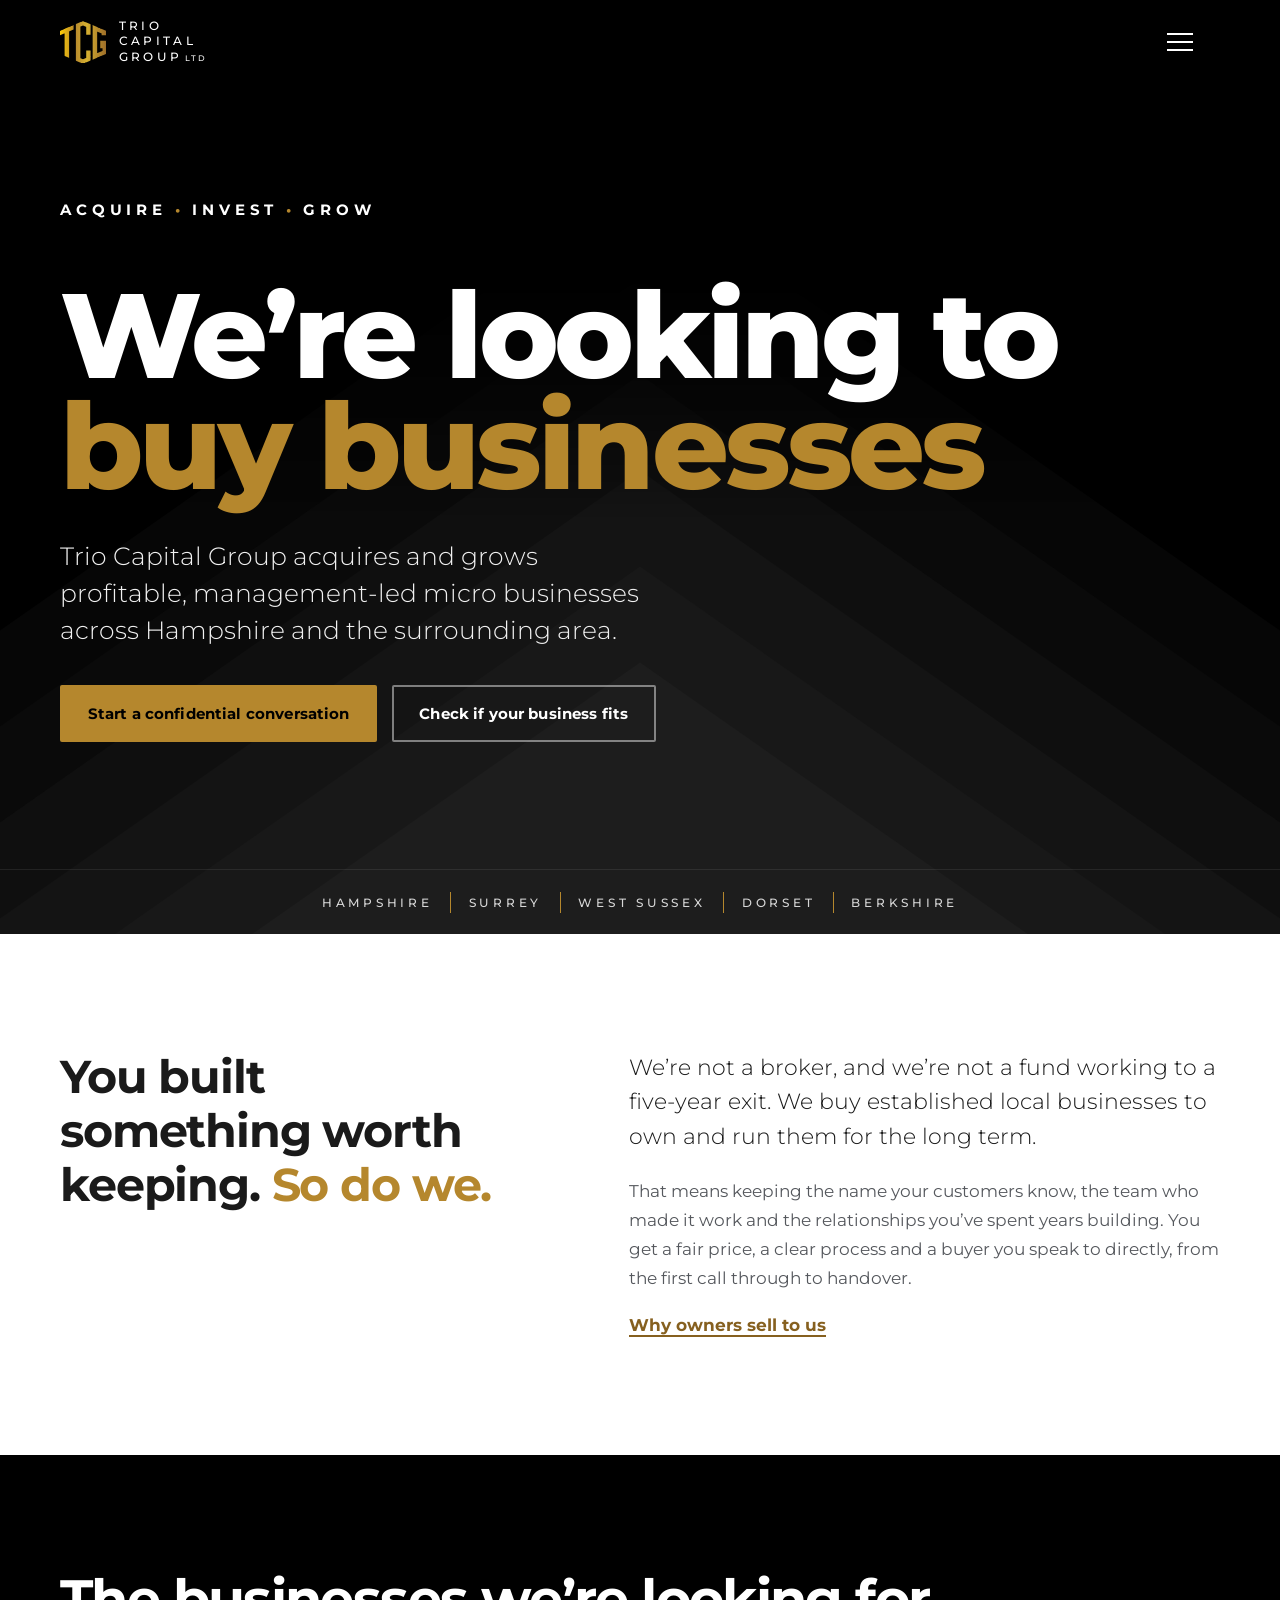
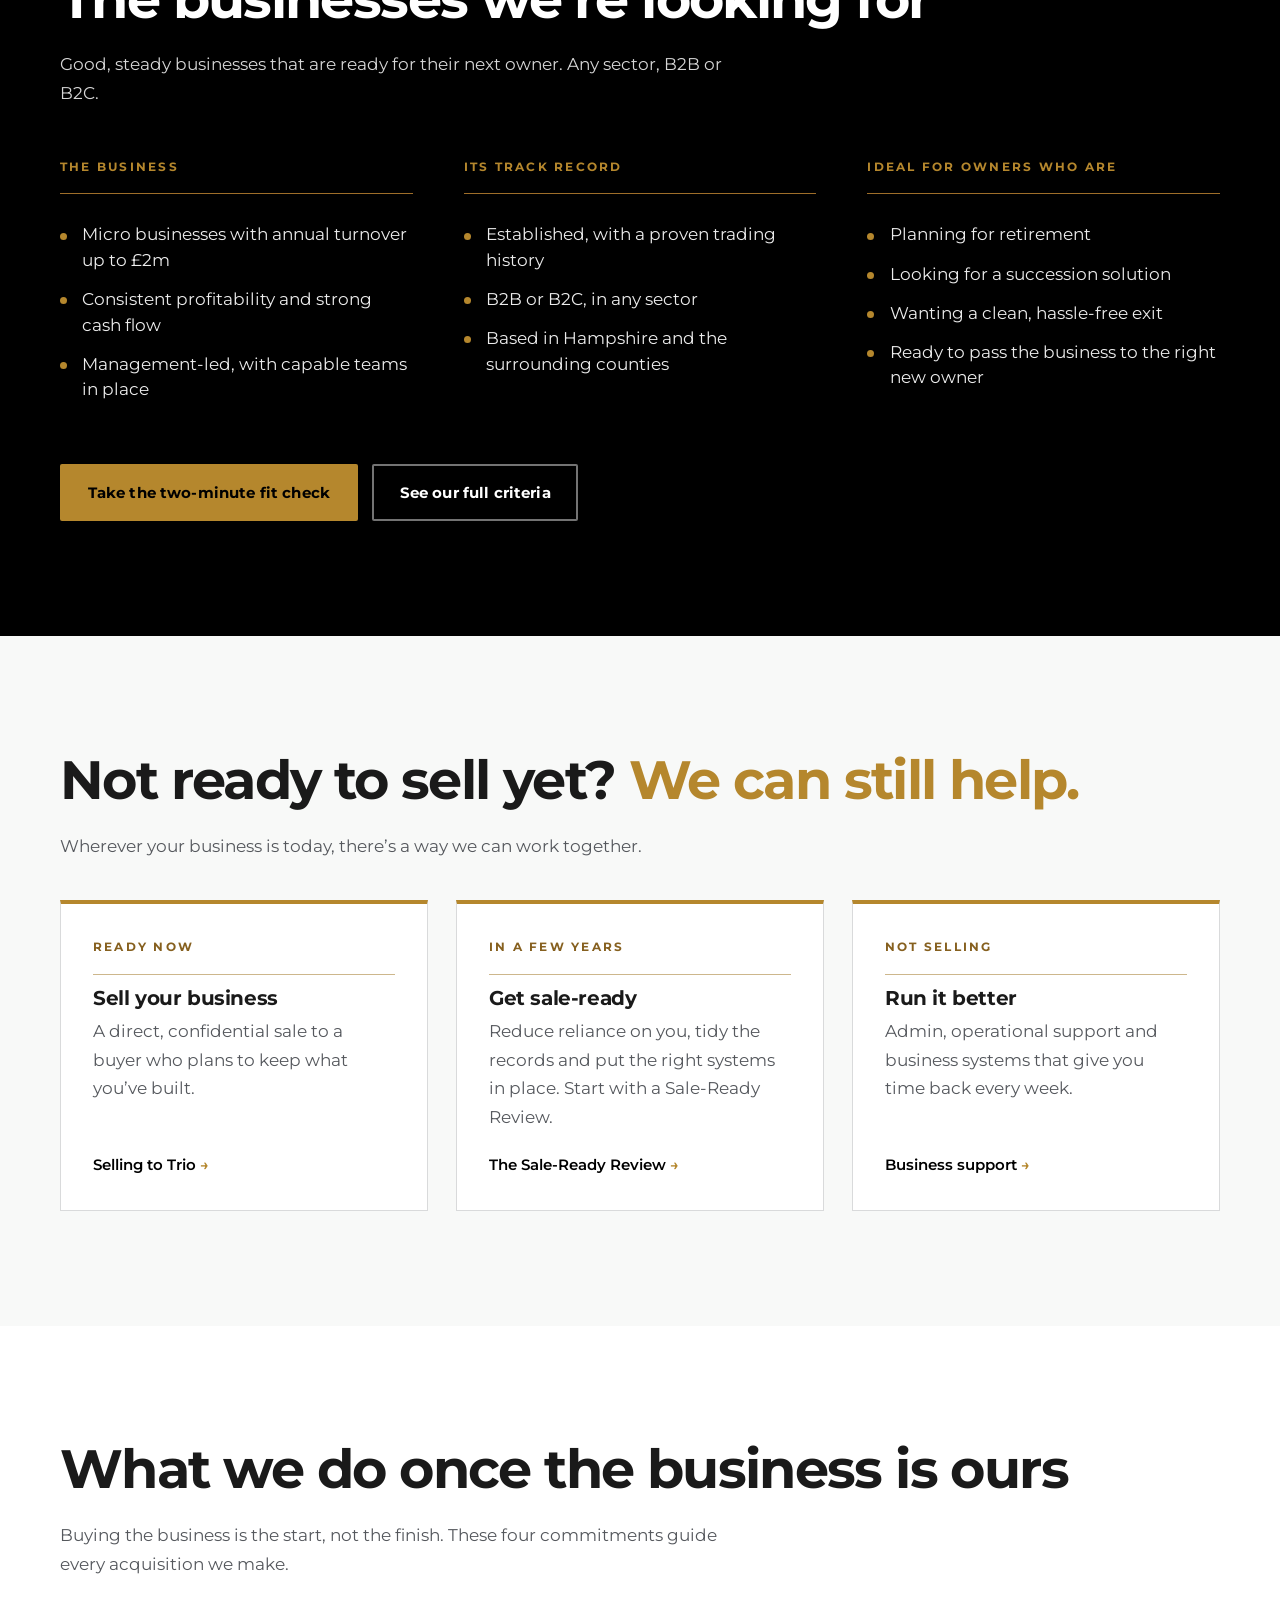
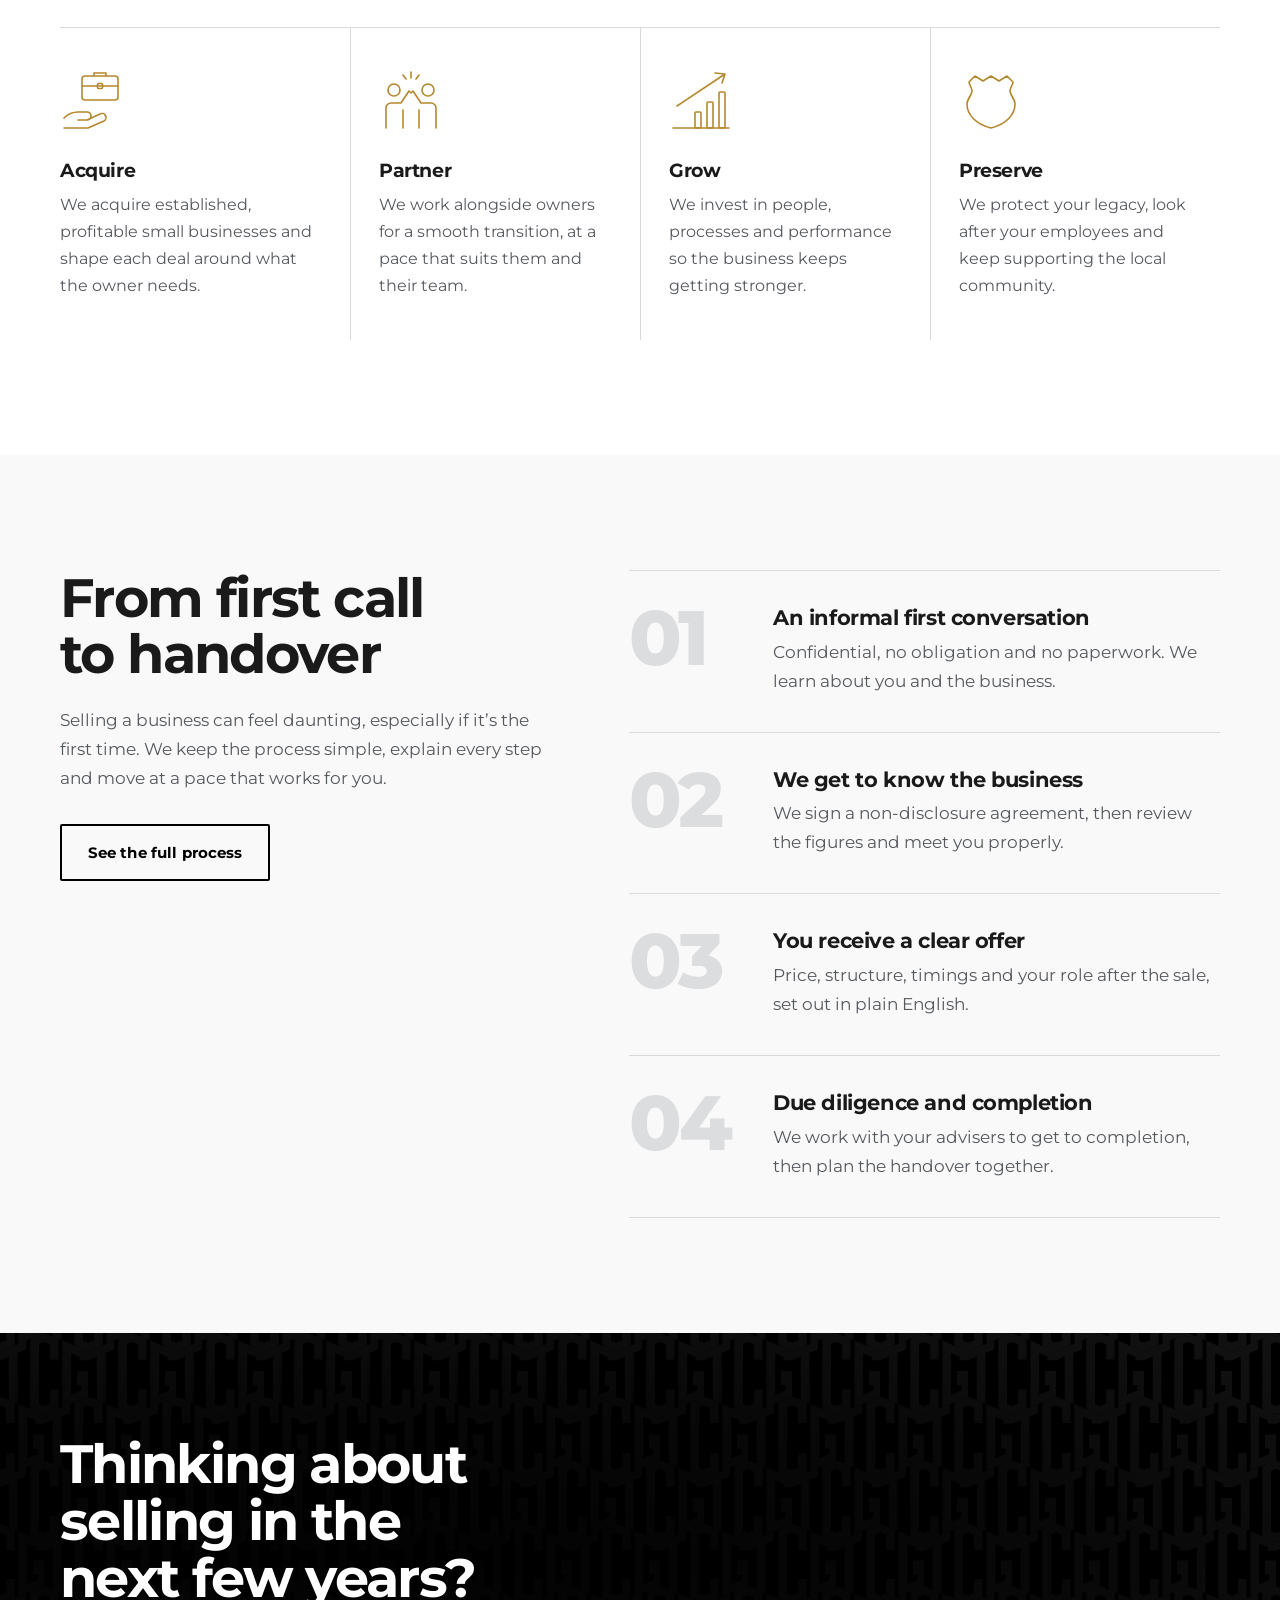
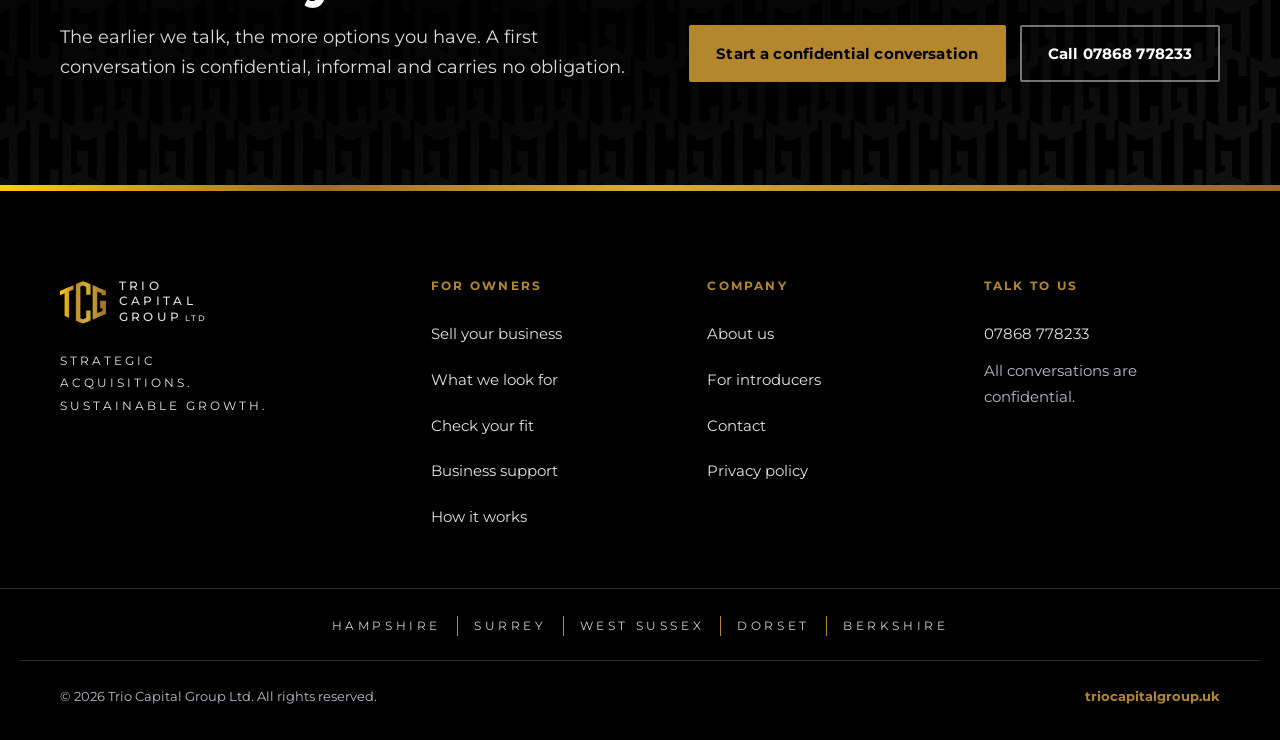
<file: index.html>
<!DOCTYPE html>
<html lang="en-GB">
<head>
<meta charset="utf-8">
<script>document.documentElement.classList.add("js")</script>
<meta name="viewport" content="width=device-width, initial-scale=1">
<title>Trio Capital Group | We buy small businesses in Hampshire & the South</title>
<meta name="description" content="Thinking of selling your business? Trio Capital Group acquires and grows profitable, management-led micro businesses across Hampshire, Surrey, West Sussex, Dorset and Berkshire.">
<link rel="canonical" href="https://triocapitalgroup.uk/">
<meta name="theme-color" content="#000000">
<meta property="og:type" content="website">
<meta property="og:site_name" content="Trio Capital Group">
<meta property="og:title" content="Trio Capital Group | We buy small businesses in Hampshire & the South">
<meta property="og:description" content="Thinking of selling your business? Trio Capital Group acquires and grows profitable, management-led micro businesses across Hampshire, Surrey, West Sussex, Dorset and Berkshire.">
<meta property="og:url" content="https://triocapitalgroup.uk/">
<meta property="og:image" content="https://triocapitalgroup.uk/og-image.jpg">
<meta property="og:image:width" content="1200">
<meta property="og:image:height" content="630">
<meta property="og:locale" content="en_GB">
<meta name="twitter:card" content="summary_large_image">
<link rel="icon" href="/favicon.svg" type="image/svg+xml">
<link rel="icon" href="/favicon-32.png" sizes="32x32" type="image/png">
<link rel="apple-touch-icon" href="/apple-touch-icon.png">
<link rel="preconnect" href="https://fonts.googleapis.com">
<link rel="preconnect" href="https://fonts.gstatic.com" crossorigin>
<link href="https://fonts.googleapis.com/css2?family=Montserrat:wght@300;400;500;700;800&display=swap" rel="stylesheet">
<link rel="stylesheet" href="/style.css">
<script type="application/ld+json">{"@context": "https://schema.org", "@type": "Organization", "name": "Trio Capital Group Ltd", "url": "https://triocapitalgroup.uk", "logo": "https://triocapitalgroup.uk/logo-mark.svg", "slogan": "Strategic acquisitions. Sustainable growth.", "description": "Trio Capital Group acquires and grows profitable, management-led micro businesses across Hampshire and the surrounding area.", "areaServed": [{"@type": "AdministrativeArea", "name": "Hampshire"}, {"@type": "AdministrativeArea", "name": "Surrey"}, {"@type": "AdministrativeArea", "name": "West Sussex"}, {"@type": "AdministrativeArea", "name": "Dorset"}, {"@type": "AdministrativeArea", "name": "Berkshire"}], "contactPoint": {"@type": "ContactPoint", "telephone": "+447868778233", "contactType": "Business acquisitions", "areaServed": "GB"}}</script>
</head>
<body>
<a class="skip-link" href="#main">Skip to content</a>
<header class="site-header">
  <div class="wrap nav">
    <a class="brand" href="/" aria-label="Trio Capital Group Ltd, home"><svg class="brand-mark" viewBox="0 0 100 93" aria-hidden="true" xmlns="http://www.w3.org/2000/svg"><defs><clipPath id="hmc"><polygon points="50,0 100,21 100,72 50,93 0,72 0,21"/></clipPath><linearGradient id="hm" x1="0" x2="1" y1="0" y2="0"><stop offset="0" stop-color="#ffcc05"/><stop offset=".32" stop-color="#b5872d"/><stop offset=".58" stop-color="#d6b030"/><stop offset="1" stop-color="#9e6e29"/></linearGradient></defs><path clip-path="url(#hmc)" fill="url(#hm)" d="M0.00,21.00 L29.50,8.61 L29.50,18.61 L0.00,31.00Z M10.00,0.00 L19.80,0.00 L19.80,93.00 L10.00,93.00Z M34.50,0.00 L44.30,0.00 L44.30,93.00 L34.50,93.00Z M34.50,6.51 L50.00,0.00 L66.50,6.93 L66.50,16.93 L50.00,10.00 L34.50,16.51Z M57.00,0.00 L66.50,0.00 L66.50,30.00 L57.00,30.00Z M34.50,76.49 L50.00,83.00 L66.50,76.07 L66.50,86.07 L50.00,93.00 L34.50,86.49Z M57.00,64.00 L66.50,64.00 L66.50,93.00 L57.00,93.00Z M71.00,0.00 L80.80,0.00 L80.80,93.00 L71.00,93.00Z M71.00,8.82 L100.00,21.00 L100.00,31.00 L71.00,18.82Z M90.50,0.00 L100.00,0.00 L100.00,31.00 L90.50,31.00Z M71.00,74.18 L100.00,62.00 L100.00,72.00 L71.00,84.18Z M87.50,43.00 L100.00,43.00 L100.00,48.00 L87.50,48.00Z M87.50,43.00 L92.50,43.00 L92.50,59.00 L87.50,59.00Z M92.50,43.00 L100.00,43.00 L100.00,93.00 L92.50,93.00Z"/></svg><span class="brand-word" aria-hidden="true"><span>TRIO</span><span>CAPITAL</span><span>GROUP<small>LTD</small></span></span></a>
    <button class="nav-toggle" type="button" aria-expanded="false" aria-controls="nav-links"><span></span><span class="sr-only">Menu</span></button>
    <nav aria-label="Main">
      <ul class="nav-links" id="nav-links">
        <li><a href="/sell-your-business">Sell your business</a></li><li><a href="/business-services">Business support</a></li><li><a href="/what-we-look-for">What we look for</a></li><li><a href="/how-it-works">How it works</a></li><li><a href="/about">About us</a></li><li><a href="/introducers">Introducers</a></li>
        <li><a class="btn btn-gold" href="/contact">Start a conversation</a></li>
      </ul>
    </nav>
  </div>
</header>
<main id="main">

<section class="hero" aria-labelledby="hero-title">
  <div class="hero-roofs" aria-hidden="true"><svg viewBox="0 0 1600 1000" preserveAspectRatio="xMidYMax slice"><polygon fill="#060606" points="-200,760 800,60 1800,760 1800,1200 -200,1200"/><polygon fill="#0a0a0a" points="-200,880 800,180 1800,880 1800,1200 -200,1200"/><polygon fill="#0f0f0f" points="-200,1000 800,300 1800,1000 1800,1200 -200,1200"/><polygon fill="#141414" points="-200,1120 800,420 1800,1120 1800,1200 -200,1200"/><polygon fill="#181818" points="-200,1240 800,540 1800,1240 1800,1200 -200,1200"/><polygon fill="#1d1d1d" points="-200,1360 800,660 1800,1360 1800,1200 -200,1200"/></svg></div>
  <div class="wrap hero-inner">
    <p class="hero-strap">Acquire<b aria-hidden="true">&bull;</b>Invest<b aria-hidden="true">&bull;</b>Grow</p>
    <h1 id="hero-title">We&rsquo;re looking to <span class="gold">buy businesses</span></h1>
    <p class="hero-lead">Trio Capital Group acquires and grows profitable, management-led micro businesses across Hampshire and the surrounding area.</p>
    <div class="btn-row">
      <a class="btn btn-gold" href="/contact">Start a confidential conversation</a>
      <a class="btn btn-ghost" href="/what-we-look-for#fit-checker">Check if your business fits</a>
    </div>
  </div>
  <div class="county-strip"><div class="wrap"><ul aria-label="Areas we cover"><li>Hampshire</li><li>Surrey</li><li>West Sussex</li><li>Dorset</li><li>Berkshire</li></ul></div></div>
</section>

<section class="sec">
  <div class="wrap split">
    <h2 class="statement">You built something worth keeping. <span class="gold">So do we.</span></h2>
    <div class="measure">
      <p class="lede">We&rsquo;re not a broker, and we&rsquo;re not a fund working to a five-year exit. We buy established local businesses to own and run them for the long term.</p>
      <p class="muted">That means keeping the name your customers know, the team who made it work and the relationships you&rsquo;ve spent years building. You get a fair price, a clear process and a buyer you speak to directly, from the first call through to handover.</p>
      <p><a class="text-link" href="/sell-your-business">Why owners sell to us</a></p>
    </div>
  </div>
</section>

<section class="sec sec-dark on-dark" aria-labelledby="criteria-title">
  <div class="wrap">
    <h2 class="h2" id="criteria-title">The businesses we&rsquo;re looking for</h2>
    <p class="measure" style="margin-bottom:3rem">Good, steady businesses that are ready for their next owner. Any sector, B2B or B2C.</p>
    <div class="criteria">
      <div>
        <span class="label">The business</span>
        <ul class="dot-list">
          <li>Micro businesses with annual turnover up to &pound;2m</li>
          <li>Consistent profitability and strong cash flow</li>
          <li>Management-led, with capable teams in place</li>
        </ul>
      </div>
      <div>
        <span class="label">Its track record</span>
        <ul class="dot-list">
          <li>Established, with a proven trading history</li>
          <li>B2B or B2C, in any sector</li>
          <li>Based in Hampshire and the surrounding counties</li>
        </ul>
      </div>
      <div>
        <span class="label">Ideal for owners who are</span>
        <ul class="dot-list">
          <li>Planning for retirement</li>
          <li>Looking for a succession solution</li>
          <li>Wanting a clean, hassle-free exit</li>
          <li>Ready to pass the business to the right new owner</li>
        </ul>
      </div>
    </div>
    <div class="btn-row mt-3">
      <a class="btn btn-gold" href="/what-we-look-for#fit-checker">Take the two-minute fit check</a>
      <a class="btn btn-ghost" href="/what-we-look-for">See our full criteria</a>
    </div>
  </div>
</section>


<section class="sec sec-paper" aria-labelledby="routes-title">
  <div class="wrap">
    <h2 class="h2" id="routes-title">Not ready to sell yet? <span class="gold">We can still help.</span></h2>
    <p class="measure muted" style="margin-bottom:2.5rem">Wherever your business is today, there&rsquo;s a way we can work together.</p>
    <div class="routes">
      <a class="route route-link" href="/sell-your-business"><span class="label">Ready now</span><h3>Sell your business</h3><p>A direct, confidential sale to a buyer who plans to keep what you&rsquo;ve built.</p><span class="route-go">Selling to Trio</span></a>
      <a class="route route-link" href="/business-services"><span class="label">In a few years</span><h3>Get sale-ready</h3><p>Reduce reliance on you, tidy the records and put the right systems in place. Start with a Sale-Ready Review.</p><span class="route-go">The Sale-Ready Review</span></a>
      <a class="route route-link" href="/business-services#services-title"><span class="label">Not selling</span><h3>Run it better</h3><p>Admin, operational support and business systems that give you time back every week.</p><span class="route-go">Business support</span></a>
    </div>
  </div>
</section>

<section class="sec" aria-labelledby="pillars-title">
  <div class="wrap">
    <h2 class="h2" id="pillars-title">What we do once the business is ours</h2>
    <p class="measure muted" style="margin-bottom:3rem">Buying the business is the start, not the finish. These four commitments guide every acquisition we make.</p>
    <div class="pillars">
      <div class="pillar"><svg viewBox="0 0 64 64" fill="none" stroke-width="1.6" stroke-linecap="round" stroke-linejoin="round" aria-hidden="true"><rect x="22" y="8" width="36" height="24" rx="3"/><path d="M34 8V5h12v3M22 18h36"/><rect x="37.5" y="15.5" width="5" height="5" rx="1"/><path d="M4 50c4-4 9-6 14-6h9a4 4 0 0 1 0 8H18M27 52l13-6a4 4 0 0 1 4 7L28 60H4"/></svg><h3>Acquire</h3><p>We acquire established, profitable small businesses and shape each deal around what the owner needs.</p></div>
      <div class="pillar"><svg viewBox="0 0 64 64" fill="none" stroke-width="1.6" stroke-linecap="round" stroke-linejoin="round" aria-hidden="true"><circle cx="15" cy="22" r="6"/><circle cx="49" cy="22" r="6"/><path d="M7 60V40a5 5 0 0 1 5-5h10l8-12M57 60V40a5 5 0 0 0-5-5H42l-8-12M30 23l2 2 2-2M24 60V42M40 60V42M32 4v6M24 7l3 4M40 7l-3 4"/></svg><h3>Partner</h3><p>We work alongside owners for a smooth transition, at a pace that suits them and their team.</p></div>
      <div class="pillar"><svg viewBox="0 0 64 64" fill="none" stroke-width="1.6" stroke-linecap="round" stroke-linejoin="round" aria-hidden="true"><path d="M4 60h56"/><rect x="26" y="44" width="6" height="16" rx="1"/><rect x="38" y="34" width="6" height="26" rx="1"/><rect x="50" y="24" width="6" height="36" rx="1"/><path d="M8 38 56 6M46 5l10 1-3 9"/></svg><h3>Grow</h3><p>We invest in people, processes and performance so the business keeps getting stronger.</p></div>
      <div class="pillar"><svg viewBox="0 0 64 64" fill="none" stroke-width="1.6" stroke-linecap="round" stroke-linejoin="round" aria-hidden="true"><path d="M32 60C16 56 8 46 8 36c0-5 5-9 5-13s-3-6-3-9l6-6 8 5 8-5 8 5 8-5 6 6c0 3-3 5-3 9s5 8 5 13c0 10-8 20-24 24Z"/></svg><h3>Preserve</h3><p>We protect your legacy, look after your employees and keep supporting the local community.</p></div>
    </div>
  </div>
</section>

<section class="sec sec-paper" aria-labelledby="process-title">
  <div class="wrap split">
    <div>
      <h2 class="h2" id="process-title">From first call to handover</h2>
      <p class="muted">Selling a business can feel daunting, especially if it&rsquo;s the first time. We keep the process simple, explain every step and move at a pace that works for you.</p>
      <p class="mt-2"><a class="btn btn-line" href="/how-it-works">See the full process</a></p>
    </div>
    <ol class="steps">
      <li class="step"><span class="step-num" aria-hidden="true">01</span><div><h3>An informal first conversation</h3><p>Confidential, no obligation and no paperwork. We learn about you and the business.</p></div></li>
      <li class="step"><span class="step-num" aria-hidden="true">02</span><div><h3>We get to know the business</h3><p>We sign a non-disclosure agreement, then review the figures and meet you properly.</p></div></li>
      <li class="step"><span class="step-num" aria-hidden="true">03</span><div><h3>You receive a clear offer</h3><p>Price, structure, timings and your role after the sale, set out in plain English.</p></div></li>
      <li class="step"><span class="step-num" aria-hidden="true">04</span><div><h3>Due diligence and completion</h3><p>We work with your advisers to get to completion, then plan the handover together.</p></div></li>
    </ol>
  </div>
</section>
<section class="cta-band">
  <div class="wrap cta-inner">
    <div>
      <h2>Thinking about selling in the next few years?</h2>
      <p>The earlier we talk, the more options you have. A first conversation is confidential, informal and carries no obligation.</p>
    </div>
    <div class="btn-row">
      <a class="btn btn-gold" href="/contact">Start a confidential conversation</a>
      <a class="btn btn-ghost" href="tel:+447868778233">Call 07868 778233</a>
    </div>
  </div>
</section>
<div class="gold-bar" aria-hidden="true"></div>
</main>
<footer class="site-footer">
  <div class="wrap footer-top">
    <div class="footer-brand">
      <a class="brand" href="/" aria-label="Trio Capital Group Ltd, home"><svg class="brand-mark" viewBox="0 0 100 93" aria-hidden="true" xmlns="http://www.w3.org/2000/svg"><defs><clipPath id="fmc"><polygon points="50,0 100,21 100,72 50,93 0,72 0,21"/></clipPath><linearGradient id="fm" x1="0" x2="1" y1="0" y2="0"><stop offset="0" stop-color="#ffcc05"/><stop offset=".32" stop-color="#b5872d"/><stop offset=".58" stop-color="#d6b030"/><stop offset="1" stop-color="#9e6e29"/></linearGradient></defs><path clip-path="url(#fmc)" fill="url(#fm)" d="M0.00,21.00 L29.50,8.61 L29.50,18.61 L0.00,31.00Z M10.00,0.00 L19.80,0.00 L19.80,93.00 L10.00,93.00Z M34.50,0.00 L44.30,0.00 L44.30,93.00 L34.50,93.00Z M34.50,6.51 L50.00,0.00 L66.50,6.93 L66.50,16.93 L50.00,10.00 L34.50,16.51Z M57.00,0.00 L66.50,0.00 L66.50,30.00 L57.00,30.00Z M34.50,76.49 L50.00,83.00 L66.50,76.07 L66.50,86.07 L50.00,93.00 L34.50,86.49Z M57.00,64.00 L66.50,64.00 L66.50,93.00 L57.00,93.00Z M71.00,0.00 L80.80,0.00 L80.80,93.00 L71.00,93.00Z M71.00,8.82 L100.00,21.00 L100.00,31.00 L71.00,18.82Z M90.50,0.00 L100.00,0.00 L100.00,31.00 L90.50,31.00Z M71.00,74.18 L100.00,62.00 L100.00,72.00 L71.00,84.18Z M87.50,43.00 L100.00,43.00 L100.00,48.00 L87.50,48.00Z M87.50,43.00 L92.50,43.00 L92.50,59.00 L87.50,59.00Z M92.50,43.00 L100.00,43.00 L100.00,93.00 L92.50,93.00Z"/></svg><span class="brand-word" aria-hidden="true"><span>TRIO</span><span>CAPITAL</span><span>GROUP<small>LTD</small></span></span></a>
      <p class="footer-strap">Strategic acquisitions. Sustainable growth.</p>
    </div>
    <div>
      <h2>For owners</h2>
      <ul>
        <li><a href="/sell-your-business">Sell your business</a></li>
        <li><a href="/what-we-look-for">What we look for</a></li>
        <li><a href="/what-we-look-for#fit-checker">Check your fit</a></li>
        <li><a href="/business-services">Business support</a></li>
        <li><a href="/how-it-works">How it works</a></li>
      </ul>
    </div>
    <div>
      <h2>Company</h2>
      <ul>
        <li><a href="/about">About us</a></li>
        <li><a href="/introducers">For introducers</a></li>
        <li><a href="/contact">Contact</a></li>
        <li><a href="/privacy">Privacy policy</a></li>
      </ul>
    </div>
    <div>
      <h2>Talk to us</h2>
      <ul>
        <li><a href="tel:+447868778233">07868 778233</a></li>
        <li>All conversations are confidential.</li>
      </ul>
    </div>
  </div>
  <div class="footer-counties"><div class="wrap"><ul aria-label="Areas we cover"><li>Hampshire</li><li>Surrey</li><li>West Sussex</li><li>Dorset</li><li>Berkshire</li></ul></div></div>
  <div class="wrap footer-base">
    <span>&copy; <span data-year>2026</span> Trio Capital Group Ltd. All rights reserved.</span>
    <span class="site-url">triocapitalgroup.uk</span>
  </div>
</footer>
<script src="/main.js" defer></script>
</body>
</html>
</file>
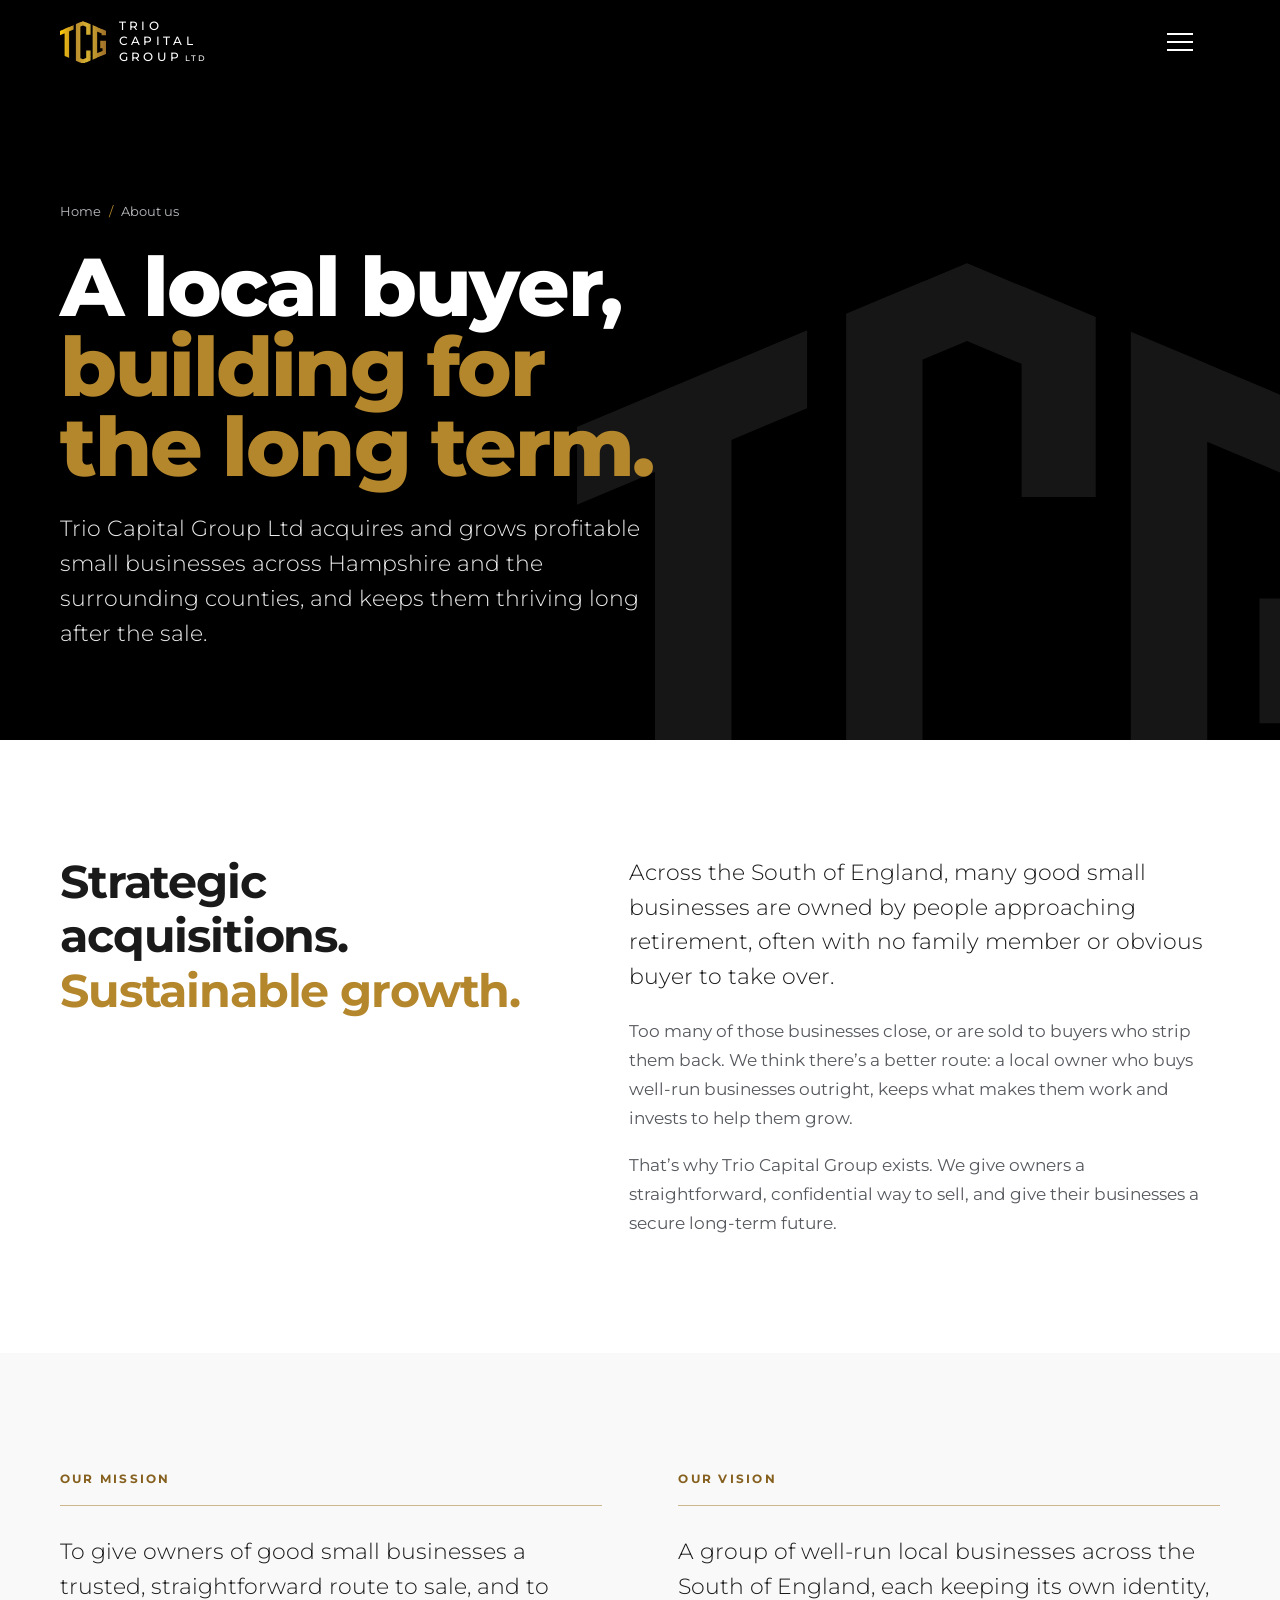
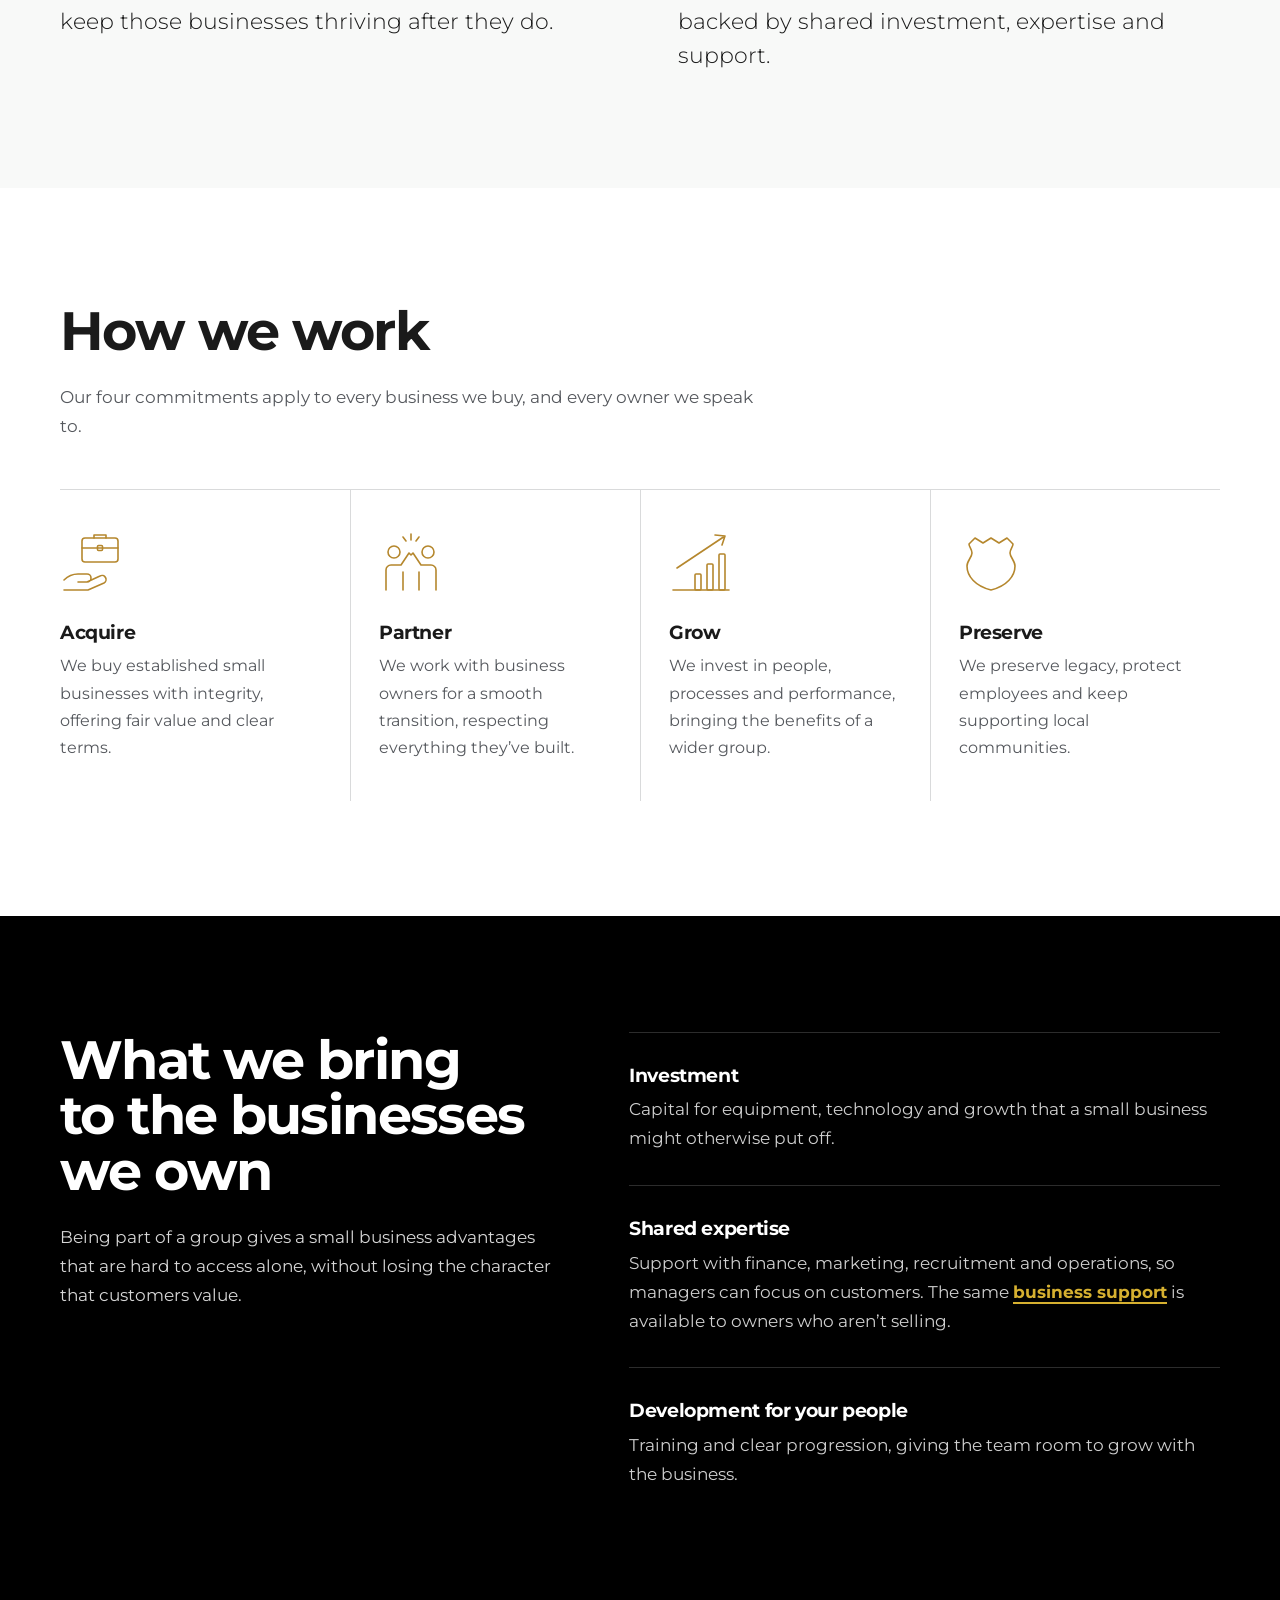
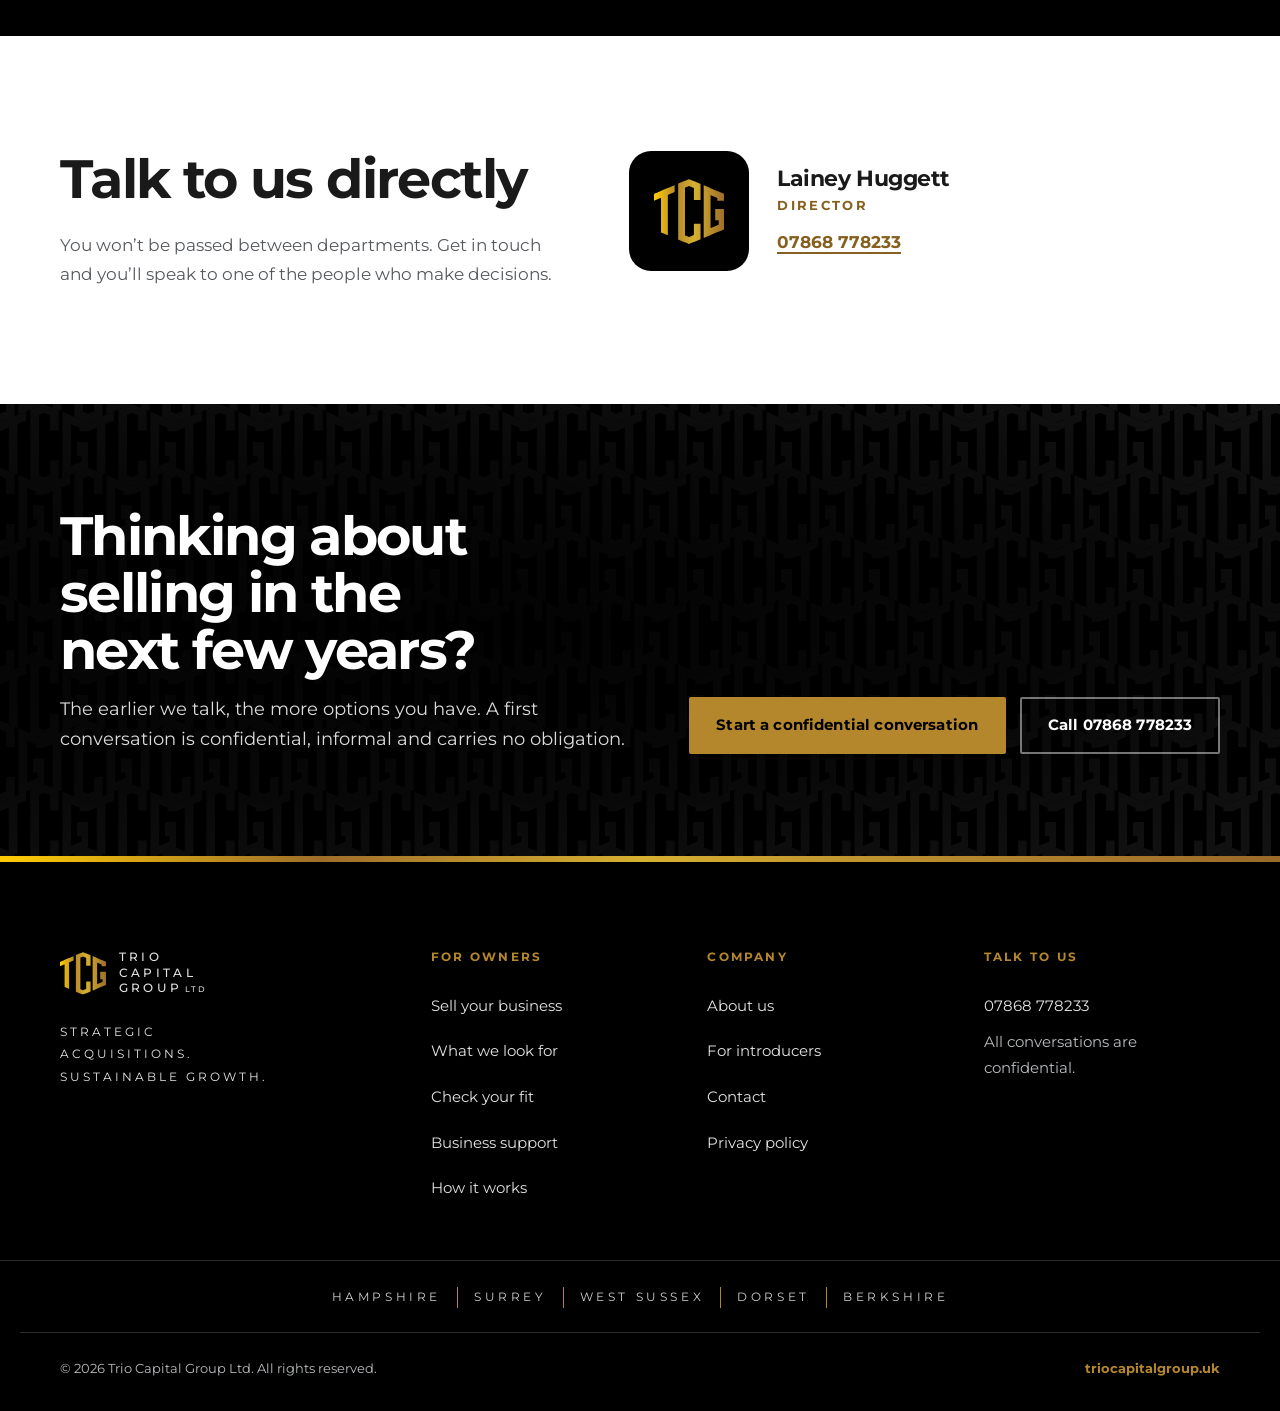
<file: about.html>
<!DOCTYPE html>
<html lang="en-GB">
<head>
<meta charset="utf-8">
<script>document.documentElement.classList.add("js")</script>
<meta name="viewport" content="width=device-width, initial-scale=1">
<title>About Us | Trio Capital Group Ltd</title>
<meta name="description" content="Trio Capital Group is a Hampshire-based acquisition company building a group of well-run local businesses across the South of England, owned for the long term.">
<link rel="canonical" href="https://triocapitalgroup.uk/about">
<meta name="theme-color" content="#000000">
<meta property="og:type" content="website">
<meta property="og:site_name" content="Trio Capital Group">
<meta property="og:title" content="About Us | Trio Capital Group Ltd">
<meta property="og:description" content="Trio Capital Group is a Hampshire-based acquisition company building a group of well-run local businesses across the South of England, owned for the long term.">
<meta property="og:url" content="https://triocapitalgroup.uk/about">
<meta property="og:image" content="https://triocapitalgroup.uk/og-image.jpg">
<meta property="og:image:width" content="1200">
<meta property="og:image:height" content="630">
<meta property="og:locale" content="en_GB">
<meta name="twitter:card" content="summary_large_image">
<link rel="icon" href="/favicon.svg" type="image/svg+xml">
<link rel="icon" href="/favicon-32.png" sizes="32x32" type="image/png">
<link rel="apple-touch-icon" href="/apple-touch-icon.png">
<link rel="preconnect" href="https://fonts.googleapis.com">
<link rel="preconnect" href="https://fonts.gstatic.com" crossorigin>
<link href="https://fonts.googleapis.com/css2?family=Montserrat:wght@300;400;500;700;800&display=swap" rel="stylesheet">
<link rel="stylesheet" href="/style.css">
<script type="application/ld+json">{"@context": "https://schema.org", "@type": "Organization", "name": "Trio Capital Group Ltd", "url": "https://triocapitalgroup.uk", "logo": "https://triocapitalgroup.uk/logo-mark.svg", "slogan": "Strategic acquisitions. Sustainable growth.", "description": "Trio Capital Group acquires and grows profitable, management-led micro businesses across Hampshire and the surrounding area.", "areaServed": [{"@type": "AdministrativeArea", "name": "Hampshire"}, {"@type": "AdministrativeArea", "name": "Surrey"}, {"@type": "AdministrativeArea", "name": "West Sussex"}, {"@type": "AdministrativeArea", "name": "Dorset"}, {"@type": "AdministrativeArea", "name": "Berkshire"}], "contactPoint": {"@type": "ContactPoint", "telephone": "+447868778233", "contactType": "Business acquisitions", "areaServed": "GB"}}</script>
</head>
<body>
<a class="skip-link" href="#main">Skip to content</a>
<header class="site-header">
  <div class="wrap nav">
    <a class="brand" href="/" aria-label="Trio Capital Group Ltd, home"><svg class="brand-mark" viewBox="0 0 100 93" aria-hidden="true" xmlns="http://www.w3.org/2000/svg"><defs><clipPath id="hmc"><polygon points="50,0 100,21 100,72 50,93 0,72 0,21"/></clipPath><linearGradient id="hm" x1="0" x2="1" y1="0" y2="0"><stop offset="0" stop-color="#ffcc05"/><stop offset=".32" stop-color="#b5872d"/><stop offset=".58" stop-color="#d6b030"/><stop offset="1" stop-color="#9e6e29"/></linearGradient></defs><path clip-path="url(#hmc)" fill="url(#hm)" d="M0.00,21.00 L29.50,8.61 L29.50,18.61 L0.00,31.00Z M10.00,0.00 L19.80,0.00 L19.80,93.00 L10.00,93.00Z M34.50,0.00 L44.30,0.00 L44.30,93.00 L34.50,93.00Z M34.50,6.51 L50.00,0.00 L66.50,6.93 L66.50,16.93 L50.00,10.00 L34.50,16.51Z M57.00,0.00 L66.50,0.00 L66.50,30.00 L57.00,30.00Z M34.50,76.49 L50.00,83.00 L66.50,76.07 L66.50,86.07 L50.00,93.00 L34.50,86.49Z M57.00,64.00 L66.50,64.00 L66.50,93.00 L57.00,93.00Z M71.00,0.00 L80.80,0.00 L80.80,93.00 L71.00,93.00Z M71.00,8.82 L100.00,21.00 L100.00,31.00 L71.00,18.82Z M90.50,0.00 L100.00,0.00 L100.00,31.00 L90.50,31.00Z M71.00,74.18 L100.00,62.00 L100.00,72.00 L71.00,84.18Z M87.50,43.00 L100.00,43.00 L100.00,48.00 L87.50,48.00Z M87.50,43.00 L92.50,43.00 L92.50,59.00 L87.50,59.00Z M92.50,43.00 L100.00,43.00 L100.00,93.00 L92.50,93.00Z"/></svg><span class="brand-word" aria-hidden="true"><span>TRIO</span><span>CAPITAL</span><span>GROUP<small>LTD</small></span></span></a>
    <button class="nav-toggle" type="button" aria-expanded="false" aria-controls="nav-links"><span></span><span class="sr-only">Menu</span></button>
    <nav aria-label="Main">
      <ul class="nav-links" id="nav-links">
        <li><a href="/sell-your-business">Sell your business</a></li><li><a href="/business-services">Business support</a></li><li><a href="/what-we-look-for">What we look for</a></li><li><a href="/how-it-works">How it works</a></li><li><a href="/about" aria-current="page">About us</a></li><li><a href="/introducers">Introducers</a></li>
        <li><a class="btn btn-gold" href="/contact">Start a conversation</a></li>
      </ul>
    </nav>
  </div>
</header>
<main id="main">
<section class="page-hero">
  <svg class="giant-mark" viewBox="0 0 100 93" aria-hidden="true" xmlns="http://www.w3.org/2000/svg"><defs><clipPath id="gmc"><polygon points="50,0 100,21 100,72 50,93 0,72 0,21"/></clipPath></defs><path clip-path="url(#gmc)" d="M0.00,21.00 L29.50,8.61 L29.50,18.61 L0.00,31.00Z M10.00,0.00 L19.80,0.00 L19.80,93.00 L10.00,93.00Z M34.50,0.00 L44.30,0.00 L44.30,93.00 L34.50,93.00Z M34.50,6.51 L50.00,0.00 L66.50,6.93 L66.50,16.93 L50.00,10.00 L34.50,16.51Z M57.00,0.00 L66.50,0.00 L66.50,30.00 L57.00,30.00Z M34.50,76.49 L50.00,83.00 L66.50,76.07 L66.50,86.07 L50.00,93.00 L34.50,86.49Z M57.00,64.00 L66.50,64.00 L66.50,93.00 L57.00,93.00Z M71.00,0.00 L80.80,0.00 L80.80,93.00 L71.00,93.00Z M71.00,8.82 L100.00,21.00 L100.00,31.00 L71.00,18.82Z M90.50,0.00 L100.00,0.00 L100.00,31.00 L90.50,31.00Z M71.00,74.18 L100.00,62.00 L100.00,72.00 L71.00,84.18Z M87.50,43.00 L100.00,43.00 L100.00,48.00 L87.50,48.00Z M87.50,43.00 L92.50,43.00 L92.50,59.00 L87.50,59.00Z M92.50,43.00 L100.00,43.00 L100.00,93.00 L92.50,93.00Z"/></svg>
  <div class="wrap page-hero-inner">
    <p class="crumbs"><a href="/">Home</a><span aria-hidden="true">/</span>About us</p>
    <h1>A local buyer, <span class="gold">building for the long term.</span></h1>
    <p class="lead">Trio Capital Group Ltd acquires and grows profitable small businesses across Hampshire and the surrounding counties, and keeps them thriving long after the sale.</p>
  </div>
</section>

<section class="sec">
  <div class="wrap split">
    <h2 class="statement">Strategic acquisitions. <span class="gold">Sustainable growth.</span></h2>
    <div class="measure">
      <p class="lede">Across the South of England, many good small businesses are owned by people approaching retirement, often with no family member or obvious buyer to take over.</p>
      <p class="muted">Too many of those businesses close, or are sold to buyers who strip them back. We think there&rsquo;s a better route: a local owner who buys well-run businesses outright, keeps what makes them work and invests to help them grow.</p>
      <p class="muted">That&rsquo;s why Trio Capital Group exists. We give owners a straightforward, confidential way to sell, and give their businesses a secure long-term future.</p>
    </div>
  </div>
</section>

<section class="sec sec-paper" aria-labelledby="mv-title">
  <div class="wrap">
    <h2 class="sr-only" id="mv-title">Our mission and vision</h2>
    <div class="split-even split">
      <div><span class="label">Our mission</span><p class="lede">To give owners of good small businesses a trusted, straightforward route to sale, and to keep those businesses thriving after they do.</p></div>
      <div><span class="label">Our vision</span><p class="lede">A group of well-run local businesses across the South of England, each keeping its own identity, backed by shared investment, expertise and support.</p></div>
    </div>
  </div>
</section>

<section class="sec" aria-labelledby="val-title">
  <div class="wrap">
    <h2 class="h2" id="val-title">How we work</h2>
    <p class="measure muted" style="margin-bottom:3rem">Our four commitments apply to every business we buy, and every owner we speak to.</p>
    <div class="pillars">
      <div class="pillar"><svg viewBox="0 0 64 64" fill="none" stroke-width="1.6" stroke-linecap="round" stroke-linejoin="round" aria-hidden="true"><rect x="22" y="8" width="36" height="24" rx="3"/><path d="M34 8V5h12v3M22 18h36"/><rect x="37.5" y="15.5" width="5" height="5" rx="1"/><path d="M4 50c4-4 9-6 14-6h9a4 4 0 0 1 0 8H18M27 52l13-6a4 4 0 0 1 4 7L28 60H4"/></svg><h3>Acquire</h3><p>We buy established small businesses with integrity, offering fair value and clear terms.</p></div>
      <div class="pillar"><svg viewBox="0 0 64 64" fill="none" stroke-width="1.6" stroke-linecap="round" stroke-linejoin="round" aria-hidden="true"><circle cx="15" cy="22" r="6"/><circle cx="49" cy="22" r="6"/><path d="M7 60V40a5 5 0 0 1 5-5h10l8-12M57 60V40a5 5 0 0 0-5-5H42l-8-12M30 23l2 2 2-2M24 60V42M40 60V42M32 4v6M24 7l3 4M40 7l-3 4"/></svg><h3>Partner</h3><p>We work with business owners for a smooth transition, respecting everything they&rsquo;ve built.</p></div>
      <div class="pillar"><svg viewBox="0 0 64 64" fill="none" stroke-width="1.6" stroke-linecap="round" stroke-linejoin="round" aria-hidden="true"><path d="M4 60h56"/><rect x="26" y="44" width="6" height="16" rx="1"/><rect x="38" y="34" width="6" height="26" rx="1"/><rect x="50" y="24" width="6" height="36" rx="1"/><path d="M8 38 56 6M46 5l10 1-3 9"/></svg><h3>Grow</h3><p>We invest in people, processes and performance, bringing the benefits of a wider group.</p></div>
      <div class="pillar"><svg viewBox="0 0 64 64" fill="none" stroke-width="1.6" stroke-linecap="round" stroke-linejoin="round" aria-hidden="true"><path d="M32 60C16 56 8 46 8 36c0-5 5-9 5-13s-3-6-3-9l6-6 8 5 8-5 8 5 8-5 6 6c0 3-3 5-3 9s5 8 5 13c0 10-8 20-24 24Z"/></svg><h3>Preserve</h3><p>We preserve legacy, protect employees and keep supporting local communities.</p></div>
    </div>
  </div>
</section>

<section class="sec sec-dark on-dark" aria-labelledby="bring-title">
  <div class="wrap split">
    <div>
      <h2 class="h2" id="bring-title">What we bring to the businesses we own</h2>
      <p>Being part of a group gives a small business advantages that are hard to access alone, without losing the character that customers value.</p>
    </div>
    <div class="points" style="grid-template-columns:1fr">
      <div class="point"><h3>Investment</h3><p>Capital for equipment, technology and growth that a small business might otherwise put off.</p></div>
      <div class="point"><h3>Shared expertise</h3><p>Support with finance, marketing, recruitment and operations, so managers can focus on customers. The same <a class="text-link" href="/business-services">business support</a> is available to owners who aren&rsquo;t selling.</p></div>
      <div class="point"><h3>Development for your people</h3><p>Training and clear progression, giving the team room to grow with the business.</p></div>
    </div>
  </div>
</section>

<section class="sec" aria-labelledby="talk-title">
  <div class="wrap split">
    <div>
      <h2 class="h2" id="talk-title">Talk to us directly</h2>
      <p class="muted">You won&rsquo;t be passed between departments. Get in touch and you&rsquo;ll speak to one of the people who make decisions.</p>
    </div>
    <div class="person">
      <div class="person-mark"><svg class="brand-mark" viewBox="0 0 100 93" aria-hidden="true" xmlns="http://www.w3.org/2000/svg"><defs><clipPath id="pmc"><polygon points="50,0 100,21 100,72 50,93 0,72 0,21"/></clipPath><linearGradient id="pm" x1="0" x2="1" y1="0" y2="0"><stop offset="0" stop-color="#ffcc05"/><stop offset=".32" stop-color="#b5872d"/><stop offset=".58" stop-color="#d6b030"/><stop offset="1" stop-color="#9e6e29"/></linearGradient></defs><path clip-path="url(#pmc)" fill="url(#pm)" d="M0.00,21.00 L29.50,8.61 L29.50,18.61 L0.00,31.00Z M10.00,0.00 L19.80,0.00 L19.80,93.00 L10.00,93.00Z M34.50,0.00 L44.30,0.00 L44.30,93.00 L34.50,93.00Z M34.50,6.51 L50.00,0.00 L66.50,6.93 L66.50,16.93 L50.00,10.00 L34.50,16.51Z M57.00,0.00 L66.50,0.00 L66.50,30.00 L57.00,30.00Z M34.50,76.49 L50.00,83.00 L66.50,76.07 L66.50,86.07 L50.00,93.00 L34.50,86.49Z M57.00,64.00 L66.50,64.00 L66.50,93.00 L57.00,93.00Z M71.00,0.00 L80.80,0.00 L80.80,93.00 L71.00,93.00Z M71.00,8.82 L100.00,21.00 L100.00,31.00 L71.00,18.82Z M90.50,0.00 L100.00,0.00 L100.00,31.00 L90.50,31.00Z M71.00,74.18 L100.00,62.00 L100.00,72.00 L71.00,84.18Z M87.50,43.00 L100.00,43.00 L100.00,48.00 L87.50,48.00Z M87.50,43.00 L92.50,43.00 L92.50,59.00 L87.50,59.00Z M92.50,43.00 L100.00,43.00 L100.00,93.00 L92.50,93.00Z"/></svg></div>
      <div>
        <h3>Lainey Huggett</h3>
        <p class="role">Director</p>
        <p><a class="text-link" href="tel:+447868778233">07868 778233</a></p>
      </div>
    </div>
  </div>
</section>
<section class="cta-band">
  <div class="wrap cta-inner">
    <div>
      <h2>Thinking about selling in the next few years?</h2>
      <p>The earlier we talk, the more options you have. A first conversation is confidential, informal and carries no obligation.</p>
    </div>
    <div class="btn-row">
      <a class="btn btn-gold" href="/contact">Start a confidential conversation</a>
      <a class="btn btn-ghost" href="tel:+447868778233">Call 07868 778233</a>
    </div>
  </div>
</section>
<div class="gold-bar" aria-hidden="true"></div>
</main>
<footer class="site-footer">
  <div class="wrap footer-top">
    <div class="footer-brand">
      <a class="brand" href="/" aria-label="Trio Capital Group Ltd, home"><svg class="brand-mark" viewBox="0 0 100 93" aria-hidden="true" xmlns="http://www.w3.org/2000/svg"><defs><clipPath id="fmc"><polygon points="50,0 100,21 100,72 50,93 0,72 0,21"/></clipPath><linearGradient id="fm" x1="0" x2="1" y1="0" y2="0"><stop offset="0" stop-color="#ffcc05"/><stop offset=".32" stop-color="#b5872d"/><stop offset=".58" stop-color="#d6b030"/><stop offset="1" stop-color="#9e6e29"/></linearGradient></defs><path clip-path="url(#fmc)" fill="url(#fm)" d="M0.00,21.00 L29.50,8.61 L29.50,18.61 L0.00,31.00Z M10.00,0.00 L19.80,0.00 L19.80,93.00 L10.00,93.00Z M34.50,0.00 L44.30,0.00 L44.30,93.00 L34.50,93.00Z M34.50,6.51 L50.00,0.00 L66.50,6.93 L66.50,16.93 L50.00,10.00 L34.50,16.51Z M57.00,0.00 L66.50,0.00 L66.50,30.00 L57.00,30.00Z M34.50,76.49 L50.00,83.00 L66.50,76.07 L66.50,86.07 L50.00,93.00 L34.50,86.49Z M57.00,64.00 L66.50,64.00 L66.50,93.00 L57.00,93.00Z M71.00,0.00 L80.80,0.00 L80.80,93.00 L71.00,93.00Z M71.00,8.82 L100.00,21.00 L100.00,31.00 L71.00,18.82Z M90.50,0.00 L100.00,0.00 L100.00,31.00 L90.50,31.00Z M71.00,74.18 L100.00,62.00 L100.00,72.00 L71.00,84.18Z M87.50,43.00 L100.00,43.00 L100.00,48.00 L87.50,48.00Z M87.50,43.00 L92.50,43.00 L92.50,59.00 L87.50,59.00Z M92.50,43.00 L100.00,43.00 L100.00,93.00 L92.50,93.00Z"/></svg><span class="brand-word" aria-hidden="true"><span>TRIO</span><span>CAPITAL</span><span>GROUP<small>LTD</small></span></span></a>
      <p class="footer-strap">Strategic acquisitions. Sustainable growth.</p>
    </div>
    <div>
      <h2>For owners</h2>
      <ul>
        <li><a href="/sell-your-business">Sell your business</a></li>
        <li><a href="/what-we-look-for">What we look for</a></li>
        <li><a href="/what-we-look-for#fit-checker">Check your fit</a></li>
        <li><a href="/business-services">Business support</a></li>
        <li><a href="/how-it-works">How it works</a></li>
      </ul>
    </div>
    <div>
      <h2>Company</h2>
      <ul>
        <li><a href="/about">About us</a></li>
        <li><a href="/introducers">For introducers</a></li>
        <li><a href="/contact">Contact</a></li>
        <li><a href="/privacy">Privacy policy</a></li>
      </ul>
    </div>
    <div>
      <h2>Talk to us</h2>
      <ul>
        <li><a href="tel:+447868778233">07868 778233</a></li>
        <li>All conversations are confidential.</li>
      </ul>
    </div>
  </div>
  <div class="footer-counties"><div class="wrap"><ul aria-label="Areas we cover"><li>Hampshire</li><li>Surrey</li><li>West Sussex</li><li>Dorset</li><li>Berkshire</li></ul></div></div>
  <div class="wrap footer-base">
    <span>&copy; <span data-year>2026</span> Trio Capital Group Ltd. All rights reserved.</span>
    <span class="site-url">triocapitalgroup.uk</span>
  </div>
</footer>
<script src="/main.js" defer></script>
</body>
</html>
</file>
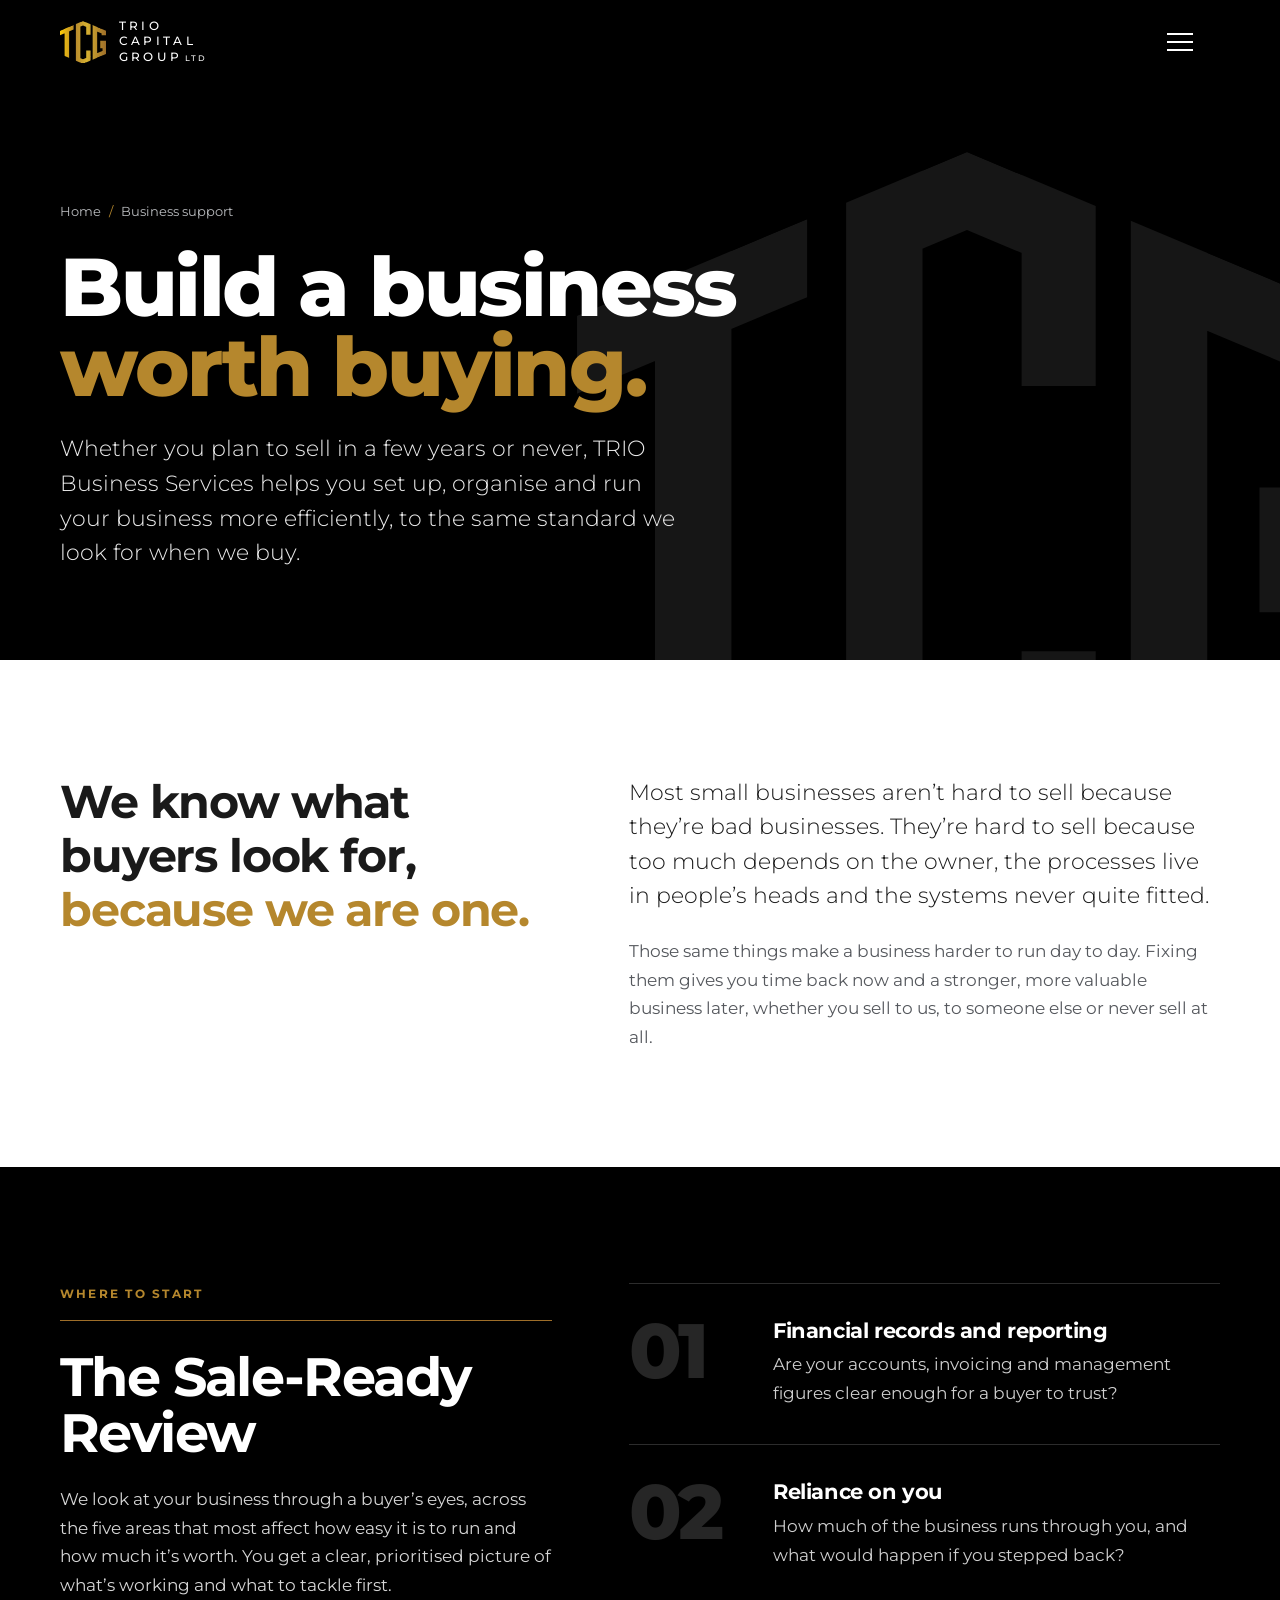
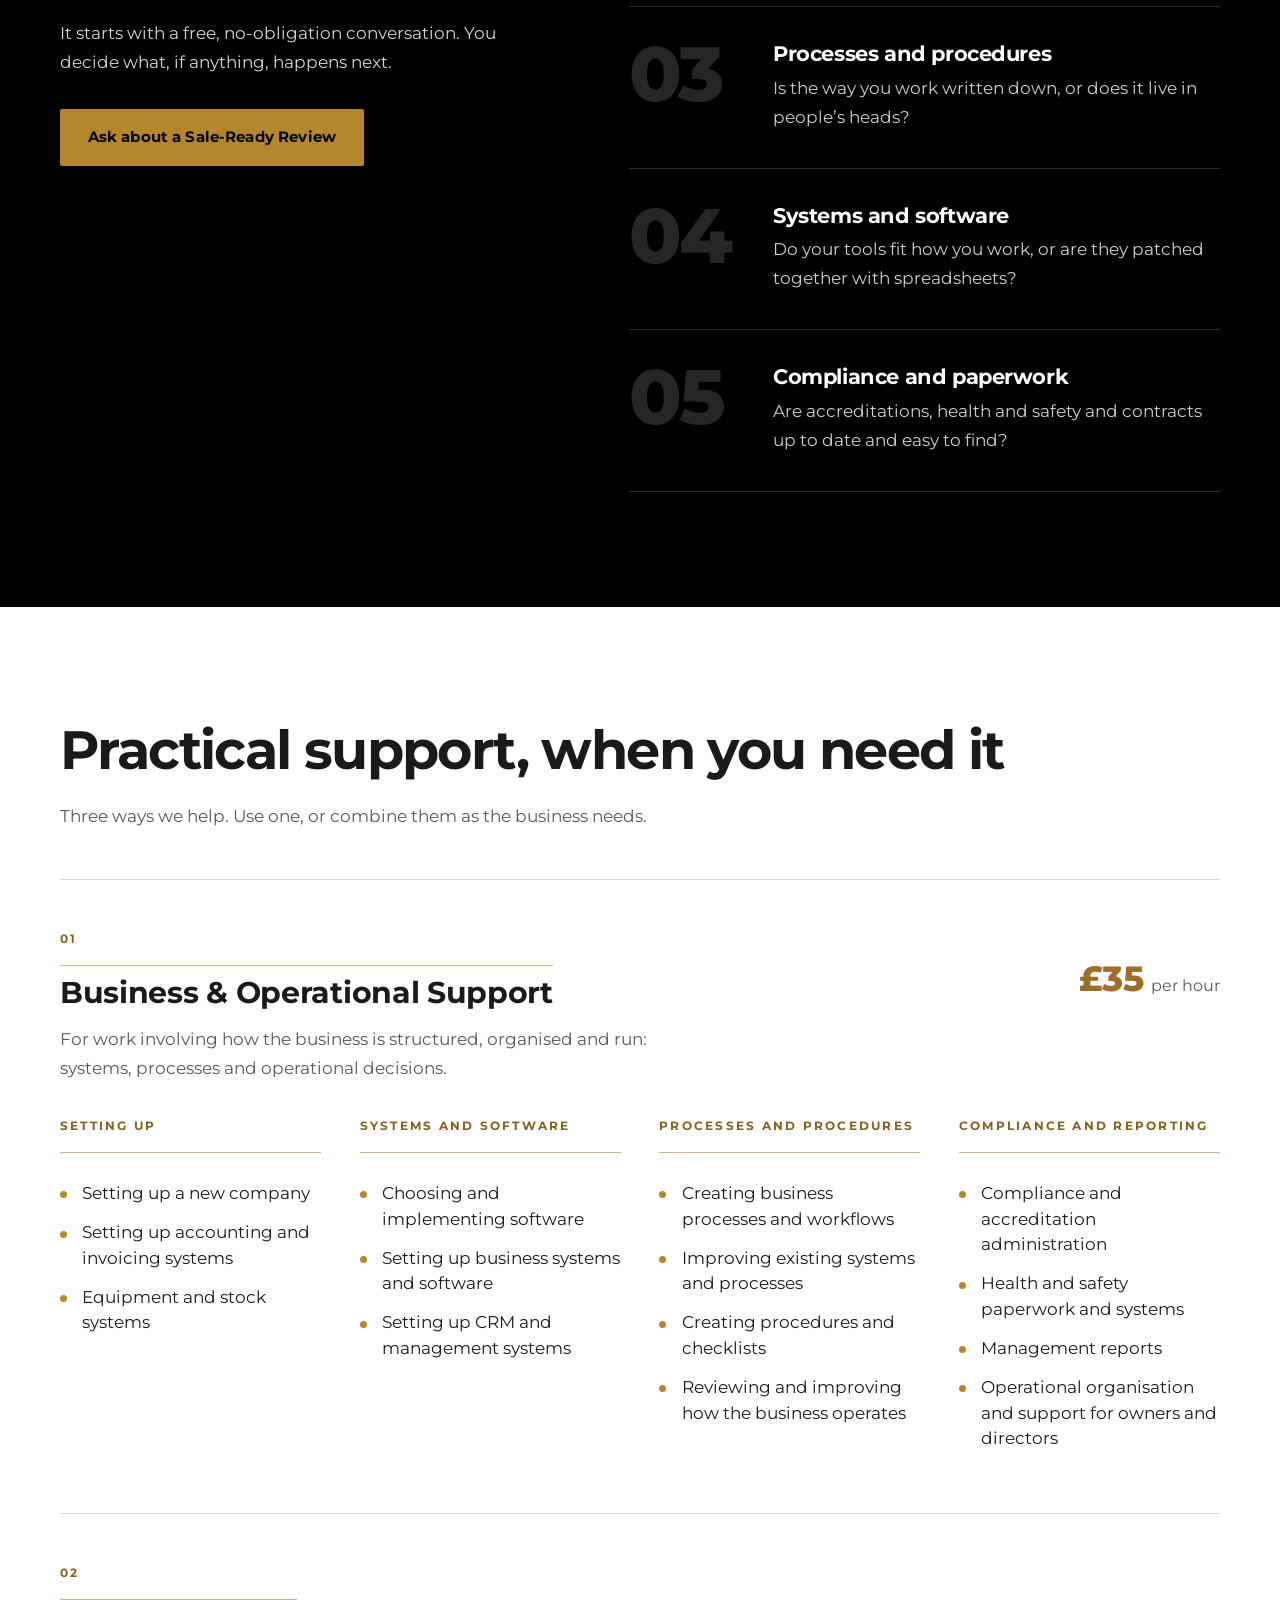
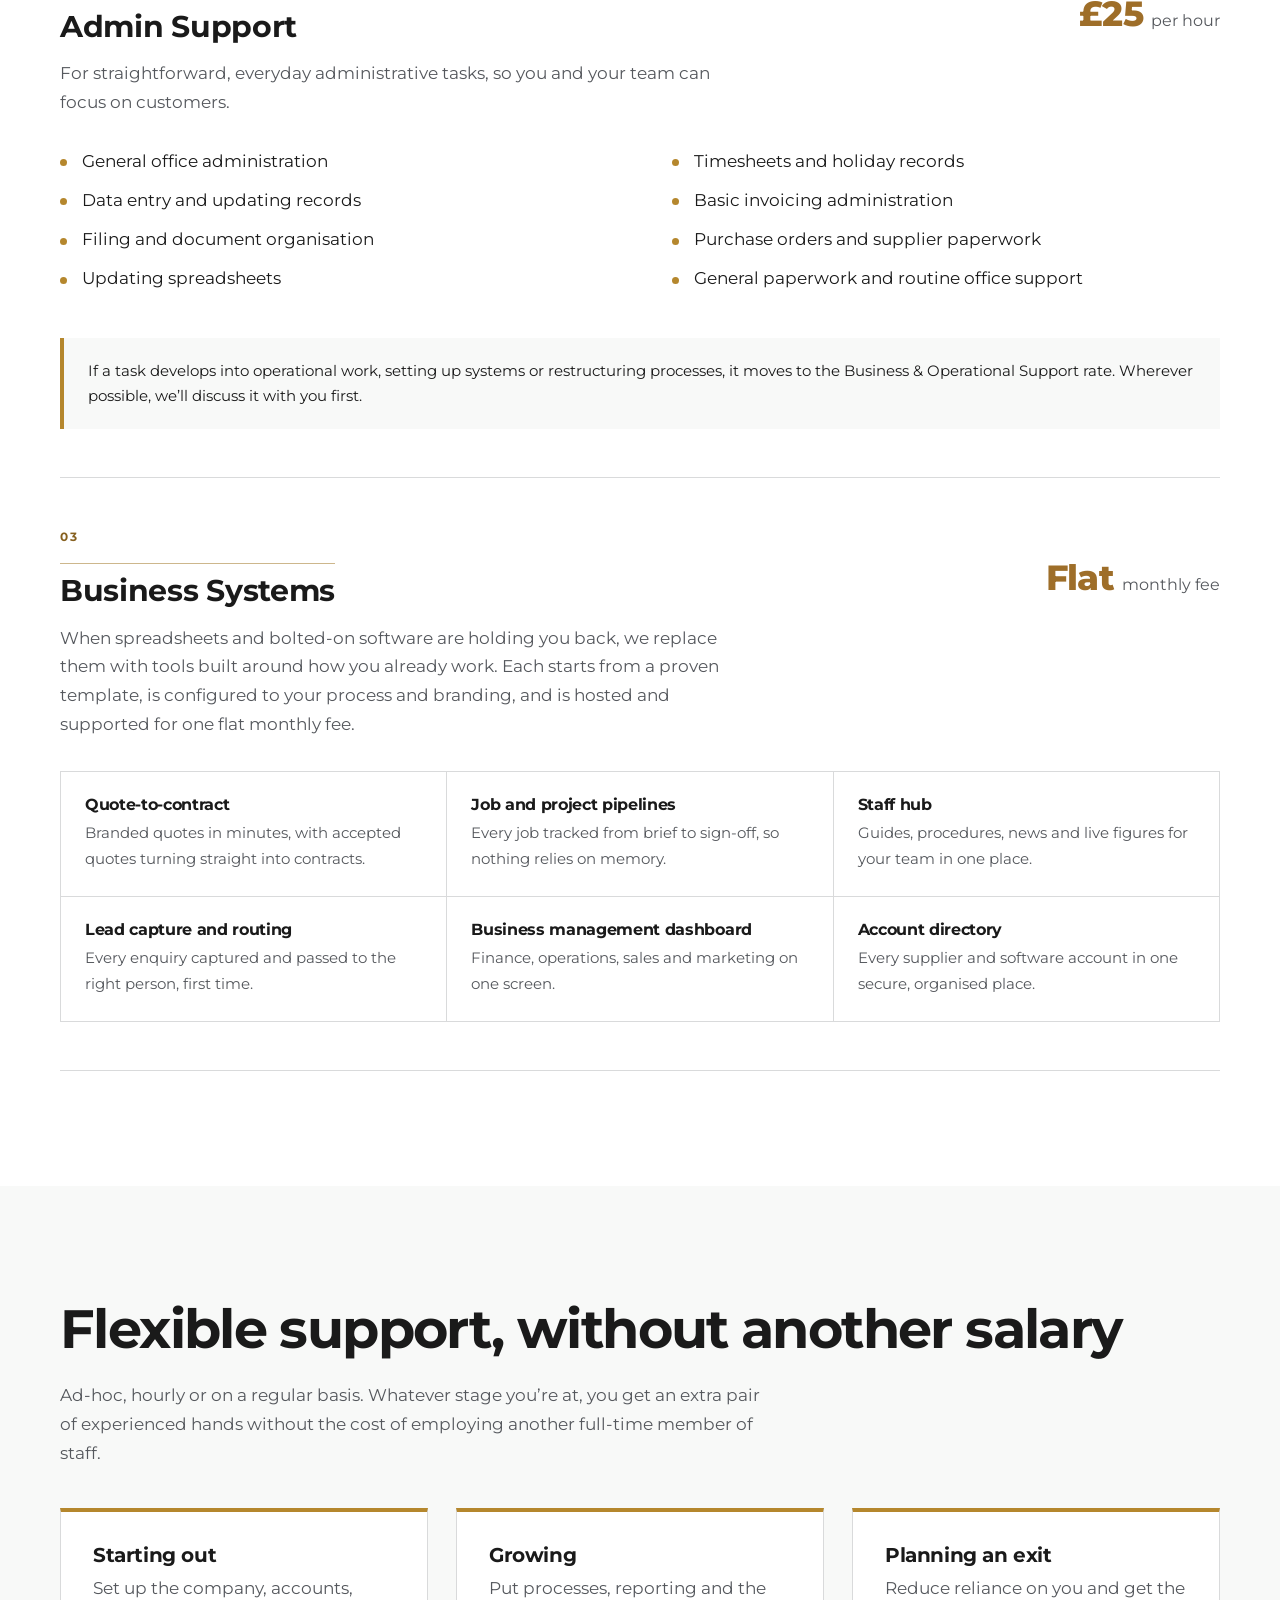
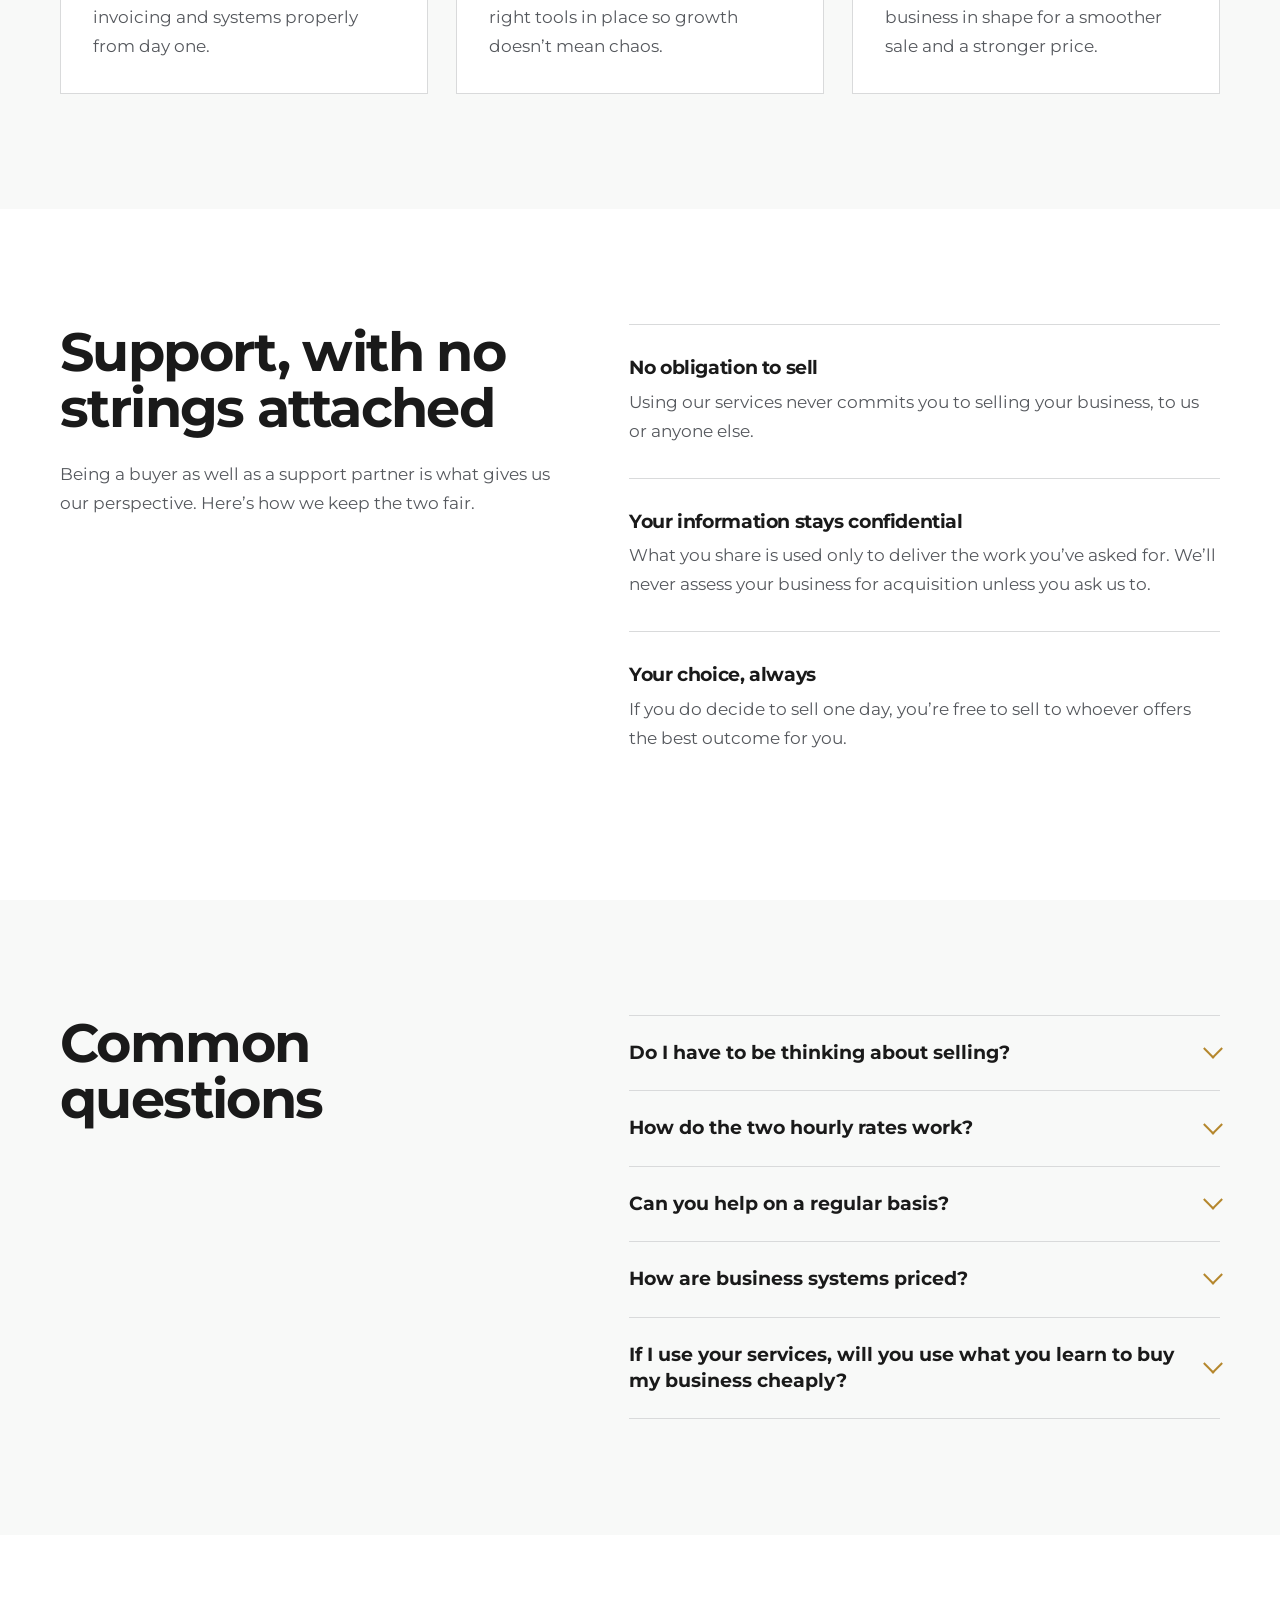
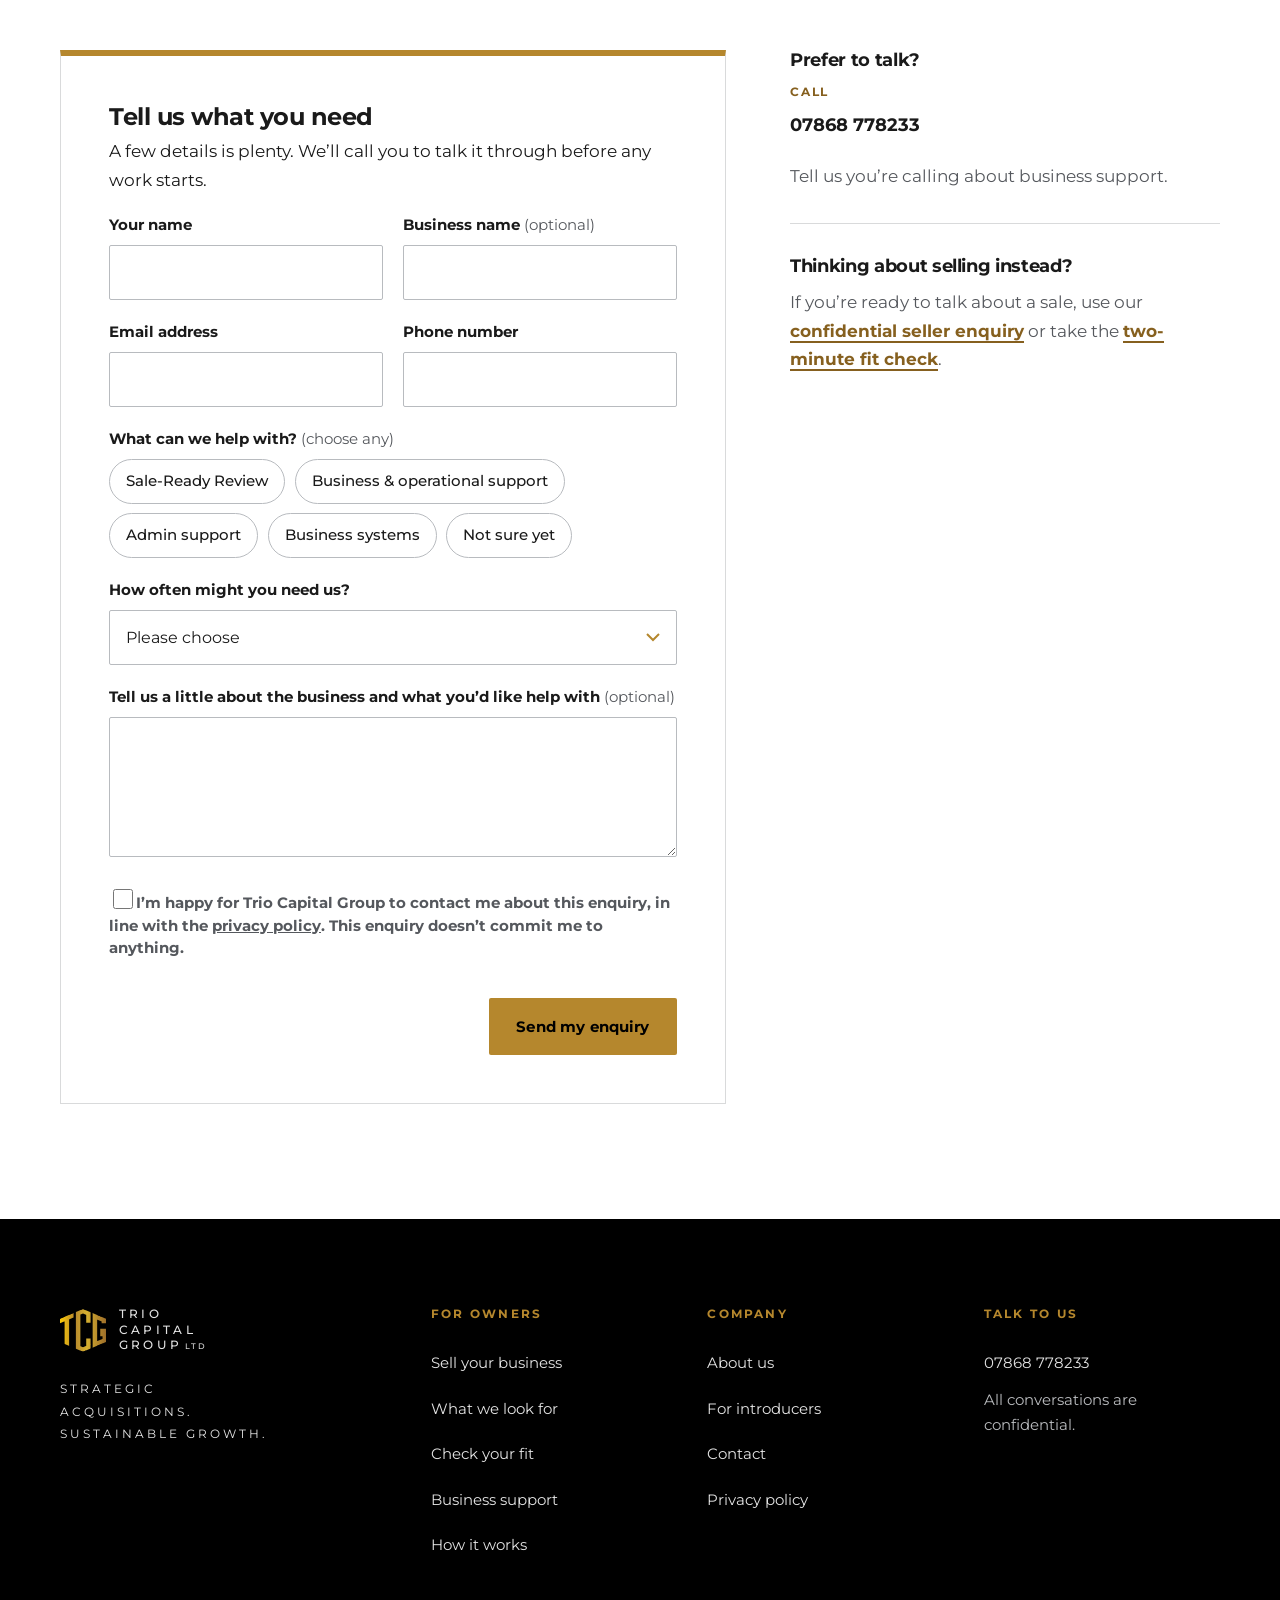
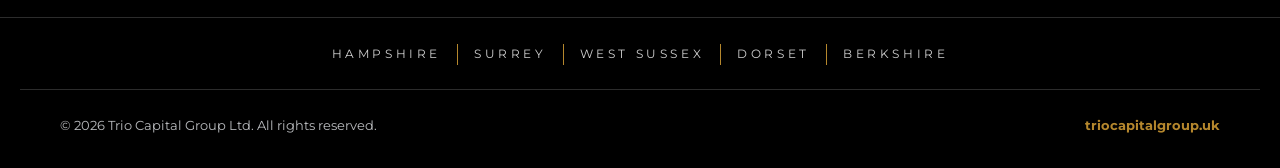
<file: business-services.html>
<!DOCTYPE html>
<html lang="en-GB">
<head>
<meta charset="utf-8">
<script>document.documentElement.classList.add("js")</script>
<meta name="viewport" content="width=device-width, initial-scale=1">
<title>Business Support & Sale-Ready Review | TRIO Business Services</title>
<meta name="description" content="Admin, operational support and business systems for small businesses in Hampshire and the South. Get organised, run more efficiently and build a business worth buying.">
<link rel="canonical" href="https://triocapitalgroup.uk/business-services">
<meta name="theme-color" content="#000000">
<meta property="og:type" content="website">
<meta property="og:site_name" content="Trio Capital Group">
<meta property="og:title" content="Business Support & Sale-Ready Review | TRIO Business Services">
<meta property="og:description" content="Admin, operational support and business systems for small businesses in Hampshire and the South. Get organised, run more efficiently and build a business worth buying.">
<meta property="og:url" content="https://triocapitalgroup.uk/business-services">
<meta property="og:image" content="https://triocapitalgroup.uk/og-image.jpg">
<meta property="og:image:width" content="1200">
<meta property="og:image:height" content="630">
<meta property="og:locale" content="en_GB">
<meta name="twitter:card" content="summary_large_image">
<link rel="icon" href="/favicon.svg" type="image/svg+xml">
<link rel="icon" href="/favicon-32.png" sizes="32x32" type="image/png">
<link rel="apple-touch-icon" href="/apple-touch-icon.png">
<link rel="preconnect" href="https://fonts.googleapis.com">
<link rel="preconnect" href="https://fonts.gstatic.com" crossorigin>
<link href="https://fonts.googleapis.com/css2?family=Montserrat:wght@300;400;500;700;800&display=swap" rel="stylesheet">
<link rel="stylesheet" href="/style.css">
<script type="application/ld+json">{"@context": "https://schema.org", "@type": "Organization", "name": "Trio Capital Group Ltd", "url": "https://triocapitalgroup.uk", "logo": "https://triocapitalgroup.uk/logo-mark.svg", "slogan": "Strategic acquisitions. Sustainable growth.", "description": "Trio Capital Group acquires and grows profitable, management-led micro businesses across Hampshire and the surrounding area.", "areaServed": [{"@type": "AdministrativeArea", "name": "Hampshire"}, {"@type": "AdministrativeArea", "name": "Surrey"}, {"@type": "AdministrativeArea", "name": "West Sussex"}, {"@type": "AdministrativeArea", "name": "Dorset"}, {"@type": "AdministrativeArea", "name": "Berkshire"}], "contactPoint": {"@type": "ContactPoint", "telephone": "+447868778233", "contactType": "Business acquisitions", "areaServed": "GB"}}</script>
<script type="application/ld+json">{"@context": "https://schema.org", "@type": "FAQPage", "mainEntity": [{"@type": "Question", "name": "Do I have to be thinking about selling?", "acceptedAnswer": {"@type": "Answer", "text": "No. Many businesses use our support simply to run more smoothly. Getting organised makes a business easier to run and more valuable, whatever you decide to do with it."}}, {"@type": "Question", "name": "How do the two hourly rates work?", "acceptedAnswer": {"@type": "Answer", "text": "Everyday administrative tasks are charged at \u00a325 per hour. Work that involves business structure, systems, processes or operational decisions is charged at \u00a335 per hour. If a task grows from one into the other, we'll talk to you before the rate changes wherever possible."}}, {"@type": "Question", "name": "Can you help on a regular basis?", "acceptedAnswer": {"@type": "Answer", "text": "Yes. Support can be ad-hoc, hourly or on a regular schedule, so you get an extra pair of hands without the cost of employing another full-time member of staff."}}, {"@type": "Question", "name": "How are business systems priced?", "acceptedAnswer": {"@type": "Answer", "text": "Business systems are built from proven templates, configured to how your business works, and run for one flat monthly fee that includes hosting and support. We map what you need first, so you know the price before anything is built."}}, {"@type": "Question", "name": "If I use your services, will you use what you learn to buy my business cheaply?", "acceptedAnswer": {"@type": "Answer", "text": "No. Information you share with us is used only to deliver the work you've asked for. We'll never assess your business for acquisition unless you ask us to, and you're always free to sell to whoever you choose."}}]}</script>
</head>
<body>
<a class="skip-link" href="#main">Skip to content</a>
<header class="site-header">
  <div class="wrap nav">
    <a class="brand" href="/" aria-label="Trio Capital Group Ltd, home"><svg class="brand-mark" viewBox="0 0 100 93" aria-hidden="true" xmlns="http://www.w3.org/2000/svg"><defs><clipPath id="hmc"><polygon points="50,0 100,21 100,72 50,93 0,72 0,21"/></clipPath><linearGradient id="hm" x1="0" x2="1" y1="0" y2="0"><stop offset="0" stop-color="#ffcc05"/><stop offset=".32" stop-color="#b5872d"/><stop offset=".58" stop-color="#d6b030"/><stop offset="1" stop-color="#9e6e29"/></linearGradient></defs><path clip-path="url(#hmc)" fill="url(#hm)" d="M0.00,21.00 L29.50,8.61 L29.50,18.61 L0.00,31.00Z M10.00,0.00 L19.80,0.00 L19.80,93.00 L10.00,93.00Z M34.50,0.00 L44.30,0.00 L44.30,93.00 L34.50,93.00Z M34.50,6.51 L50.00,0.00 L66.50,6.93 L66.50,16.93 L50.00,10.00 L34.50,16.51Z M57.00,0.00 L66.50,0.00 L66.50,30.00 L57.00,30.00Z M34.50,76.49 L50.00,83.00 L66.50,76.07 L66.50,86.07 L50.00,93.00 L34.50,86.49Z M57.00,64.00 L66.50,64.00 L66.50,93.00 L57.00,93.00Z M71.00,0.00 L80.80,0.00 L80.80,93.00 L71.00,93.00Z M71.00,8.82 L100.00,21.00 L100.00,31.00 L71.00,18.82Z M90.50,0.00 L100.00,0.00 L100.00,31.00 L90.50,31.00Z M71.00,74.18 L100.00,62.00 L100.00,72.00 L71.00,84.18Z M87.50,43.00 L100.00,43.00 L100.00,48.00 L87.50,48.00Z M87.50,43.00 L92.50,43.00 L92.50,59.00 L87.50,59.00Z M92.50,43.00 L100.00,43.00 L100.00,93.00 L92.50,93.00Z"/></svg><span class="brand-word" aria-hidden="true"><span>TRIO</span><span>CAPITAL</span><span>GROUP<small>LTD</small></span></span></a>
    <button class="nav-toggle" type="button" aria-expanded="false" aria-controls="nav-links"><span></span><span class="sr-only">Menu</span></button>
    <nav aria-label="Main">
      <ul class="nav-links" id="nav-links">
        <li><a href="/sell-your-business">Sell your business</a></li><li><a href="/business-services" aria-current="page">Business support</a></li><li><a href="/what-we-look-for">What we look for</a></li><li><a href="/how-it-works">How it works</a></li><li><a href="/about">About us</a></li><li><a href="/introducers">Introducers</a></li>
        <li><a class="btn btn-gold" href="/contact">Start a conversation</a></li>
      </ul>
    </nav>
  </div>
</header>
<main id="main">
<section class="page-hero">
  <svg class="giant-mark" viewBox="0 0 100 93" aria-hidden="true" xmlns="http://www.w3.org/2000/svg"><defs><clipPath id="gmc"><polygon points="50,0 100,21 100,72 50,93 0,72 0,21"/></clipPath></defs><path clip-path="url(#gmc)" d="M0.00,21.00 L29.50,8.61 L29.50,18.61 L0.00,31.00Z M10.00,0.00 L19.80,0.00 L19.80,93.00 L10.00,93.00Z M34.50,0.00 L44.30,0.00 L44.30,93.00 L34.50,93.00Z M34.50,6.51 L50.00,0.00 L66.50,6.93 L66.50,16.93 L50.00,10.00 L34.50,16.51Z M57.00,0.00 L66.50,0.00 L66.50,30.00 L57.00,30.00Z M34.50,76.49 L50.00,83.00 L66.50,76.07 L66.50,86.07 L50.00,93.00 L34.50,86.49Z M57.00,64.00 L66.50,64.00 L66.50,93.00 L57.00,93.00Z M71.00,0.00 L80.80,0.00 L80.80,93.00 L71.00,93.00Z M71.00,8.82 L100.00,21.00 L100.00,31.00 L71.00,18.82Z M90.50,0.00 L100.00,0.00 L100.00,31.00 L90.50,31.00Z M71.00,74.18 L100.00,62.00 L100.00,72.00 L71.00,84.18Z M87.50,43.00 L100.00,43.00 L100.00,48.00 L87.50,48.00Z M87.50,43.00 L92.50,43.00 L92.50,59.00 L87.50,59.00Z M92.50,43.00 L100.00,43.00 L100.00,93.00 L92.50,93.00Z"/></svg>
  <div class="wrap page-hero-inner">
    <p class="crumbs"><a href="/">Home</a><span aria-hidden="true">/</span>Business support</p>
    <h1>Build a business <span class="gold">worth buying.</span></h1>
    <p class="lead">Whether you plan to sell in a few years or never, TRIO Business Services helps you set up, organise and run your business more efficiently, to the same standard we look for when we buy.</p>
  </div>
</section>

<section class="sec">
  <div class="wrap split">
    <h2 class="statement">We know what buyers look for, <span class="gold">because we are one.</span></h2>
    <div class="measure">
      <p class="lede">Most small businesses aren&rsquo;t hard to sell because they&rsquo;re bad businesses. They&rsquo;re hard to sell because too much depends on the owner, the processes live in people&rsquo;s heads and the systems never quite fitted.</p>
      <p class="muted">Those same things make a business harder to run day to day. Fixing them gives you time back now and a stronger, more valuable business later, whether you sell to us, to someone else or never sell at all.</p>
    </div>
  </div>
</section>

<section class="sec sec-dark on-dark" aria-labelledby="review-title">
  <div class="wrap split">
    <div>
      <span class="label">Where to start</span>
      <h2 class="h2" id="review-title">The Sale&#8209;Ready Review</h2>
      <p>We look at your business through a buyer&rsquo;s eyes, across the five areas that most affect how easy it is to run and how much it&rsquo;s worth. You get a clear, prioritised picture of what&rsquo;s working and what to tackle first.</p>
      <p>It starts with a free, no-obligation conversation. You decide what, if anything, happens next.</p>
      <p class="mt-2"><a class="btn btn-gold" href="#enquire">Ask about a Sale-Ready Review</a></p>
    </div>
    <ol class="steps"><li class="step"><span class="step-num" aria-hidden="true">01</span><div><h3>Financial records and reporting</h3><p>Are your accounts, invoicing and management figures clear enough for a buyer to trust?</p></div></li><li class="step"><span class="step-num" aria-hidden="true">02</span><div><h3>Reliance on you</h3><p>How much of the business runs through you, and what would happen if you stepped back?</p></div></li><li class="step"><span class="step-num" aria-hidden="true">03</span><div><h3>Processes and procedures</h3><p>Is the way you work written down, or does it live in people&rsquo;s heads?</p></div></li><li class="step"><span class="step-num" aria-hidden="true">04</span><div><h3>Systems and software</h3><p>Do your tools fit how you work, or are they patched together with spreadsheets?</p></div></li><li class="step"><span class="step-num" aria-hidden="true">05</span><div><h3>Compliance and paperwork</h3><p>Are accreditations, health and safety and contracts up to date and easy to find?</p></div></li></ol>
  </div>
</section>

<section class="sec" aria-labelledby="services-title">
  <div class="wrap">
    <h2 class="h2" id="services-title">Practical support, when you need it</h2>
    <p class="measure muted" style="margin-bottom:3rem">Three ways we help. Use one, or combine them as the business needs.</p>

    <article class="service">
      <header class="service-head"><div><span class="label">01</span><h3>Business &amp; Operational Support</h3></div><p class="rate"><b>&pound;35</b> per hour</p></header>
      <p class="service-intro">For work involving how the business is structured, organised and run: systems, processes and operational decisions.</p>
      <div class="service-grid"><div><span class="label">Setting up</span><ul class="dot-list"><li>Setting up a new company</li><li>Setting up accounting and invoicing systems</li><li>Equipment and stock systems</li></ul></div><div><span class="label">Systems and software</span><ul class="dot-list"><li>Choosing and implementing software</li><li>Setting up business systems and software</li><li>Setting up CRM and management systems</li></ul></div><div><span class="label">Processes and procedures</span><ul class="dot-list"><li>Creating business processes and workflows</li><li>Improving existing systems and processes</li><li>Creating procedures and checklists</li><li>Reviewing and improving how the business operates</li></ul></div><div><span class="label">Compliance and reporting</span><ul class="dot-list"><li>Compliance and accreditation administration</li><li>Health and safety paperwork and systems</li><li>Management reports</li><li>Operational organisation and support for owners and directors</li></ul></div></div>
    </article>

    <article class="service">
      <header class="service-head"><div><span class="label">02</span><h3>Admin Support</h3></div><p class="rate"><b>&pound;25</b> per hour</p></header>
      <p class="service-intro">For straightforward, everyday administrative tasks, so you and your team can focus on customers.</p>
      <ul class="dot-list cols"><li>General office administration</li><li>Data entry and updating records</li><li>Filing and document organisation</li><li>Updating spreadsheets</li><li>Timesheets and holiday records</li><li>Basic invoicing administration</li><li>Purchase orders and supplier paperwork</li><li>General paperwork and routine office support</li></ul>
      <p class="notice mt-2">If a task develops into operational work, setting up systems or restructuring processes, it moves to the Business &amp; Operational Support rate. Wherever possible, we&rsquo;ll discuss it with you first.</p>
    </article>

    <article class="service">
      <header class="service-head"><div><span class="label">03</span><h3>Business Systems</h3></div><p class="rate"><b>Flat</b> monthly fee</p></header>
      <p class="service-intro">When spreadsheets and bolted-on software are holding you back, we replace them with tools built around how you already work. Each starts from a proven template, is configured to your process and branding, and is hosted and supported for one flat monthly fee.</p>
      <div class="tools"><div class="tool"><h4>Quote-to-contract</h4><p>Branded quotes in minutes, with accepted quotes turning straight into contracts.</p></div><div class="tool"><h4>Job and project pipelines</h4><p>Every job tracked from brief to sign-off, so nothing relies on memory.</p></div><div class="tool"><h4>Staff hub</h4><p>Guides, procedures, news and live figures for your team in one place.</p></div><div class="tool"><h4>Lead capture and routing</h4><p>Every enquiry captured and passed to the right person, first time.</p></div><div class="tool"><h4>Business management dashboard</h4><p>Finance, operations, sales and marketing on one screen.</p></div><div class="tool"><h4>Account directory</h4><p>Every supplier and software account in one secure, organised place.</p></div></div>
    </article>
  </div>
</section>

<section class="sec sec-paper" aria-labelledby="who-title">
  <div class="wrap">
    <h2 class="h2" id="who-title">Flexible support, without another salary</h2>
    <p class="measure muted" style="margin-bottom:2.5rem">Ad-hoc, hourly or on a regular basis. Whatever stage you&rsquo;re at, you get an extra pair of experienced hands without the cost of employing another full-time member of staff.</p>
    <div class="routes">
      <div class="route"><h3>Starting out</h3><p>Set up the company, accounts, invoicing and systems properly from day one.</p></div>
      <div class="route"><h3>Growing</h3><p>Put processes, reporting and the right tools in place so growth doesn&rsquo;t mean chaos.</p></div>
      <div class="route"><h3>Planning an exit</h3><p>Reduce reliance on you and get the business in shape for a smoother sale and a stronger price.</p></div>
    </div>
  </div>
</section>

<section class="sec" aria-labelledby="promise-title">
  <div class="wrap split">
    <div>
      <h2 class="h2" id="promise-title">Support, with no strings attached</h2>
      <p class="muted">Being a buyer as well as a support partner is what gives us our perspective. Here&rsquo;s how we keep the two fair.</p>
    </div>
    <div class="points" style="grid-template-columns:1fr">
      <div class="point"><h3>No obligation to sell</h3><p>Using our services never commits you to selling your business, to us or anyone else.</p></div>
      <div class="point"><h3>Your information stays confidential</h3><p>What you share is used only to deliver the work you&rsquo;ve asked for. We&rsquo;ll never assess your business for acquisition unless you ask us to.</p></div>
      <div class="point"><h3>Your choice, always</h3><p>If you do decide to sell one day, you&rsquo;re free to sell to whoever offers the best outcome for you.</p></div>
    </div>
  </div>
</section>

<section class="sec sec-paper" aria-labelledby="bs-faq-title">
  <div class="wrap split">
    <h2 class="h2" id="bs-faq-title">Common questions</h2>
    <div class="faq"><details><summary>Do I have to be thinking about selling?</summary><div class="answer"><p>No. Many businesses use our support simply to run more smoothly. Getting organised makes a business easier to run and more valuable, whatever you decide to do with it.</p></div></details><details><summary>How do the two hourly rates work?</summary><div class="answer"><p>Everyday administrative tasks are charged at &pound;25 per hour. Work that involves business structure, systems, processes or operational decisions is charged at &pound;35 per hour. If a task grows from one into the other, we&rsquo;ll talk to you before the rate changes wherever possible.</p></div></details><details><summary>Can you help on a regular basis?</summary><div class="answer"><p>Yes. Support can be ad-hoc, hourly or on a regular schedule, so you get an extra pair of hands without the cost of employing another full-time member of staff.</p></div></details><details><summary>How are business systems priced?</summary><div class="answer"><p>Business systems are built from proven templates, configured to how your business works, and run for one flat monthly fee that includes hosting and support. We map what you need first, so you know the price before anything is built.</p></div></details><details><summary>If I use your services, will you use what you learn to buy my business cheaply?</summary><div class="answer"><p>No. Information you share with us is used only to deliver the work you&rsquo;ve asked for. We&rsquo;ll never assess your business for acquisition unless you ask us to, and you&rsquo;re always free to sell to whoever you choose.</p></div></details></div>
  </div>
</section>

<section class="sec" aria-labelledby="enquire">
  <div class="wrap form-shell">
    <form class="form-card" id="enquire" name="business-support-enquiry" method="POST" action="/thank-you" data-netlify="true" netlify-honeypot="company-website" data-validate novalidate>
  <input type="hidden" name="form-name" value="business-support-enquiry">
  <p class="hp"><label>Leave this empty <input class="hp-input" name="company-website" tabindex="-1" autocomplete="off"></label></p>
  <h2>Tell us what you need</h2>
  <p class="step-intro">A few details is plenty. We&rsquo;ll call you to talk it through before any work starts.</p>
  <div class="field-grid">
    <div class="field"><label for="name">Your name</label>
<input id="name" name="name" type="text" required autocomplete="name"><p class="error">Please fill in this field.</p></div>
    <div class="field"><label for="business-name">Business name <span class="opt-tag">(optional)</span></label>
<input id="business-name" name="business-name" type="text" autocomplete="organization"><p class="error">Please fill in this field.</p></div>
    <div class="field"><label for="email">Email address</label>
<input id="email" name="email" type="email" required autocomplete="email"><p class="error">Please enter a valid email address.</p></div>
    <div class="field"><label for="phone">Phone number</label>
<input id="phone" name="phone" type="tel" required autocomplete="tel"><p class="error">Please enter a valid phone number.</p></div>
    <div class="field full" role="group" aria-labelledby="help-needed-lbl"><span class="field-label" id="help-needed-lbl">What can we help with? <span class="opt-tag">(choose any)</span></span><input type="hidden" name="help-needed" value=""><div class="chips"><div class="chip"><input type="checkbox" id="help-needed-0" value="Sale-Ready Review" data-collect="help-needed"><label for="help-needed-0">Sale-Ready Review</label></div><div class="chip"><input type="checkbox" id="help-needed-1" value="Business &amp; operational support" data-collect="help-needed"><label for="help-needed-1">Business &amp; operational support</label></div><div class="chip"><input type="checkbox" id="help-needed-2" value="Admin support" data-collect="help-needed"><label for="help-needed-2">Admin support</label></div><div class="chip"><input type="checkbox" id="help-needed-3" value="Business systems" data-collect="help-needed"><label for="help-needed-3">Business systems</label></div><div class="chip"><input type="checkbox" id="help-needed-4" value="Not sure yet" data-collect="help-needed"><label for="help-needed-4">Not sure yet</label></div></div></div>
    <div class="field full"><label for="support-pattern">How often might you need us?</label>
<select id="support-pattern" name="support-pattern" required><option value="">Please choose</option><option>A one-off piece of work</option><option>Regular support</option><option>Not sure yet</option></select><p class="error">Please choose an option.</p></div>
    <div class="field full"><label for="bs-message">Tell us a little about the business and what you&rsquo;d like help with <span class="opt-tag">(optional)</span></label><textarea id="bs-message" name="message"></textarea></div>
    <div class="field full"><label class="consent"><input type="checkbox" name="consent" value="yes" required><span>I&rsquo;m happy for Trio Capital Group to contact me about this enquiry, in line with the <a href="/privacy">privacy policy</a>. This enquiry doesn&rsquo;t commit me to anything.</span></label><p class="error">Please tick to confirm so we can reply.</p></div>
  </div>
  <div class="form-actions"><span></span><button class="btn btn-gold" type="submit">Send my enquiry</button></div>
</form>
    <aside aria-label="Other ways to get in touch">
      <div class="aside-block">
        <h3>Prefer to talk?</h3>
        <div class="contact-line"><span>Call</span><a href="tel:+447868778233">07868 778233</a></div>
        <p class="muted">Tell us you&rsquo;re calling about business support.</p>
      </div>
      <div class="aside-block">
        <h3>Thinking about selling instead?</h3>
        <p class="muted">If you&rsquo;re ready to talk about a sale, use our <a class="text-link" href="/contact">confidential seller enquiry</a> or take the <a class="text-link" href="/what-we-look-for#fit-checker">two-minute fit check</a>.</p>
      </div>
    </aside>
  </div>
</section>
</main>
<footer class="site-footer">
  <div class="wrap footer-top">
    <div class="footer-brand">
      <a class="brand" href="/" aria-label="Trio Capital Group Ltd, home"><svg class="brand-mark" viewBox="0 0 100 93" aria-hidden="true" xmlns="http://www.w3.org/2000/svg"><defs><clipPath id="fmc"><polygon points="50,0 100,21 100,72 50,93 0,72 0,21"/></clipPath><linearGradient id="fm" x1="0" x2="1" y1="0" y2="0"><stop offset="0" stop-color="#ffcc05"/><stop offset=".32" stop-color="#b5872d"/><stop offset=".58" stop-color="#d6b030"/><stop offset="1" stop-color="#9e6e29"/></linearGradient></defs><path clip-path="url(#fmc)" fill="url(#fm)" d="M0.00,21.00 L29.50,8.61 L29.50,18.61 L0.00,31.00Z M10.00,0.00 L19.80,0.00 L19.80,93.00 L10.00,93.00Z M34.50,0.00 L44.30,0.00 L44.30,93.00 L34.50,93.00Z M34.50,6.51 L50.00,0.00 L66.50,6.93 L66.50,16.93 L50.00,10.00 L34.50,16.51Z M57.00,0.00 L66.50,0.00 L66.50,30.00 L57.00,30.00Z M34.50,76.49 L50.00,83.00 L66.50,76.07 L66.50,86.07 L50.00,93.00 L34.50,86.49Z M57.00,64.00 L66.50,64.00 L66.50,93.00 L57.00,93.00Z M71.00,0.00 L80.80,0.00 L80.80,93.00 L71.00,93.00Z M71.00,8.82 L100.00,21.00 L100.00,31.00 L71.00,18.82Z M90.50,0.00 L100.00,0.00 L100.00,31.00 L90.50,31.00Z M71.00,74.18 L100.00,62.00 L100.00,72.00 L71.00,84.18Z M87.50,43.00 L100.00,43.00 L100.00,48.00 L87.50,48.00Z M87.50,43.00 L92.50,43.00 L92.50,59.00 L87.50,59.00Z M92.50,43.00 L100.00,43.00 L100.00,93.00 L92.50,93.00Z"/></svg><span class="brand-word" aria-hidden="true"><span>TRIO</span><span>CAPITAL</span><span>GROUP<small>LTD</small></span></span></a>
      <p class="footer-strap">Strategic acquisitions. Sustainable growth.</p>
    </div>
    <div>
      <h2>For owners</h2>
      <ul>
        <li><a href="/sell-your-business">Sell your business</a></li>
        <li><a href="/what-we-look-for">What we look for</a></li>
        <li><a href="/what-we-look-for#fit-checker">Check your fit</a></li>
        <li><a href="/business-services">Business support</a></li>
        <li><a href="/how-it-works">How it works</a></li>
      </ul>
    </div>
    <div>
      <h2>Company</h2>
      <ul>
        <li><a href="/about">About us</a></li>
        <li><a href="/introducers">For introducers</a></li>
        <li><a href="/contact">Contact</a></li>
        <li><a href="/privacy">Privacy policy</a></li>
      </ul>
    </div>
    <div>
      <h2>Talk to us</h2>
      <ul>
        <li><a href="tel:+447868778233">07868 778233</a></li>
        <li>All conversations are confidential.</li>
      </ul>
    </div>
  </div>
  <div class="footer-counties"><div class="wrap"><ul aria-label="Areas we cover"><li>Hampshire</li><li>Surrey</li><li>West Sussex</li><li>Dorset</li><li>Berkshire</li></ul></div></div>
  <div class="wrap footer-base">
    <span>&copy; <span data-year>2026</span> Trio Capital Group Ltd. All rights reserved.</span>
    <span class="site-url">triocapitalgroup.uk</span>
  </div>
</footer>
<script src="/main.js" defer></script>
</body>
</html>
</file>
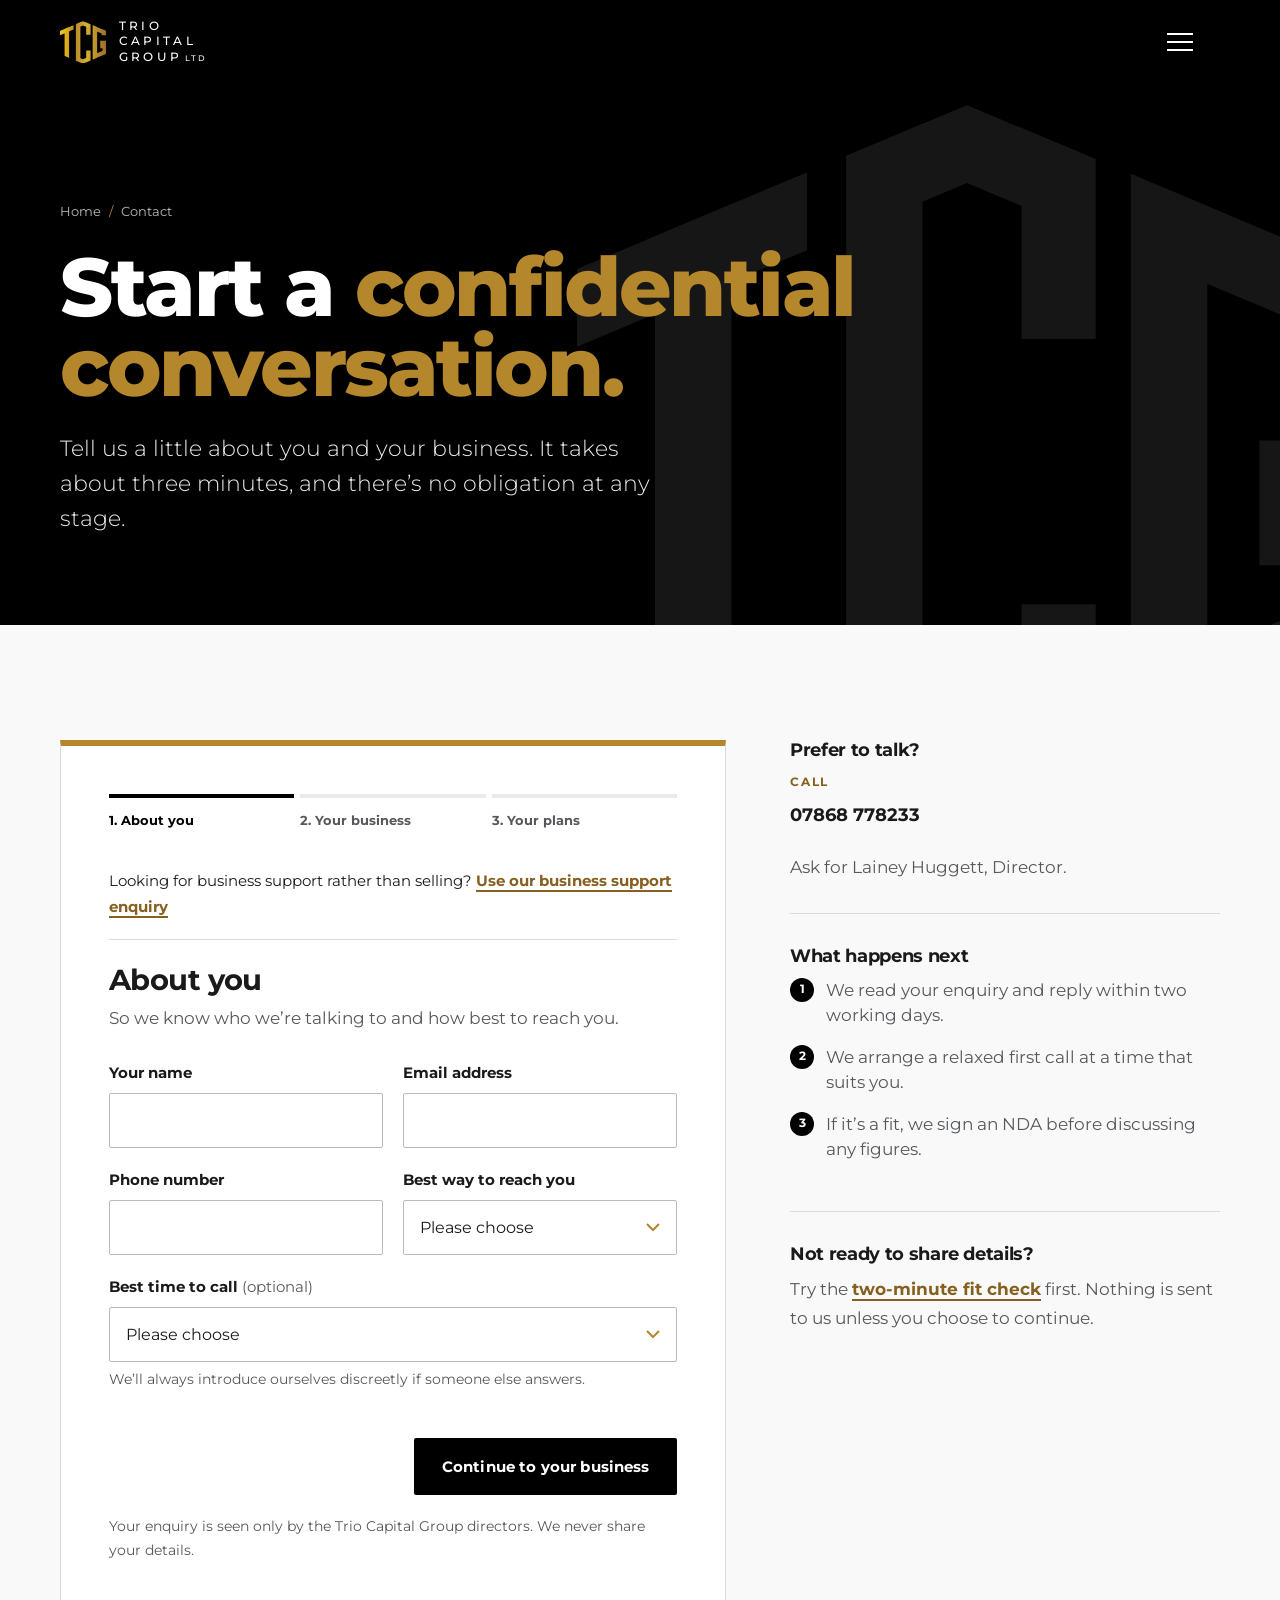
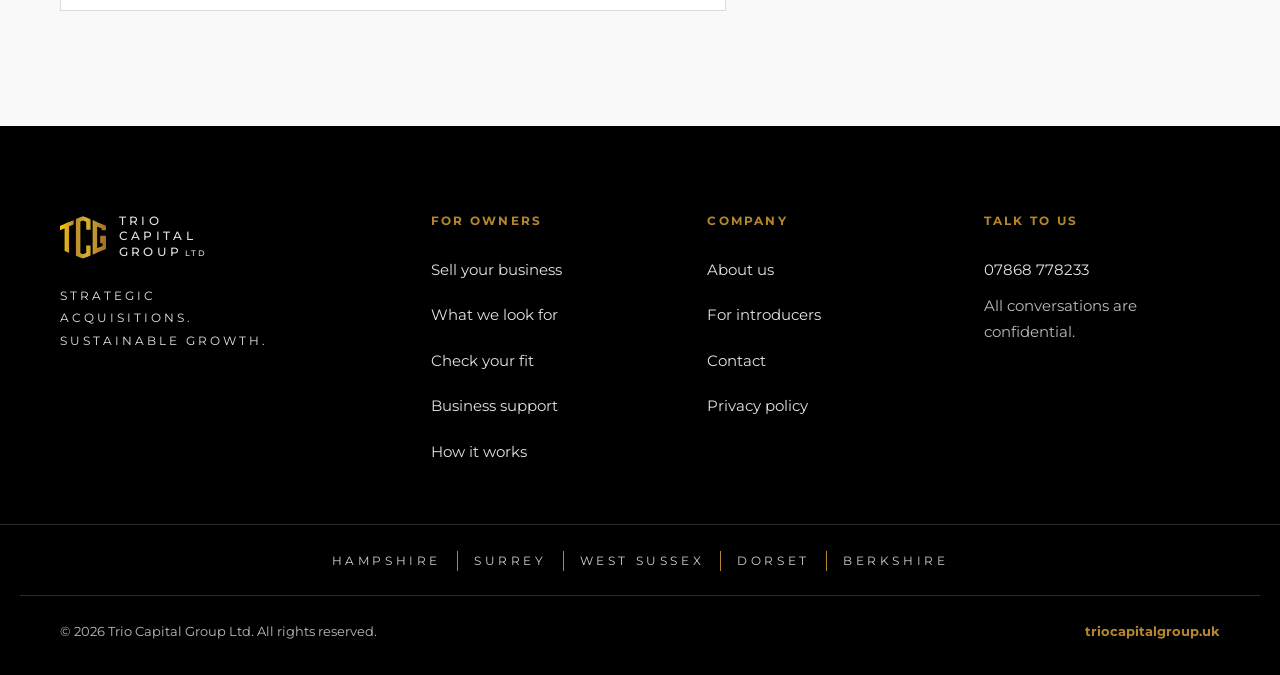
<file: contact.html>
<!DOCTYPE html>
<html lang="en-GB">
<head>
<meta charset="utf-8">
<script>document.documentElement.classList.add("js")</script>
<meta name="viewport" content="width=device-width, initial-scale=1">
<title>Contact Us | Start a Confidential Conversation | Trio Capital Group</title>
<meta name="description" content="Thinking of selling your business? Start a confidential, no-obligation conversation with Trio Capital Group. Call 07868 778233 or send us a short enquiry.">
<link rel="canonical" href="https://triocapitalgroup.uk/contact">
<meta name="theme-color" content="#000000">
<meta property="og:type" content="website">
<meta property="og:site_name" content="Trio Capital Group">
<meta property="og:title" content="Contact Us | Start a Confidential Conversation | Trio Capital Group">
<meta property="og:description" content="Thinking of selling your business? Start a confidential, no-obligation conversation with Trio Capital Group. Call 07868 778233 or send us a short enquiry.">
<meta property="og:url" content="https://triocapitalgroup.uk/contact">
<meta property="og:image" content="https://triocapitalgroup.uk/og-image.jpg">
<meta property="og:image:width" content="1200">
<meta property="og:image:height" content="630">
<meta property="og:locale" content="en_GB">
<meta name="twitter:card" content="summary_large_image">
<link rel="icon" href="/favicon.svg" type="image/svg+xml">
<link rel="icon" href="/favicon-32.png" sizes="32x32" type="image/png">
<link rel="apple-touch-icon" href="/apple-touch-icon.png">
<link rel="preconnect" href="https://fonts.googleapis.com">
<link rel="preconnect" href="https://fonts.gstatic.com" crossorigin>
<link href="https://fonts.googleapis.com/css2?family=Montserrat:wght@300;400;500;700;800&display=swap" rel="stylesheet">
<link rel="stylesheet" href="/style.css">
<script type="application/ld+json">{"@context": "https://schema.org", "@type": "Organization", "name": "Trio Capital Group Ltd", "url": "https://triocapitalgroup.uk", "logo": "https://triocapitalgroup.uk/logo-mark.svg", "slogan": "Strategic acquisitions. Sustainable growth.", "description": "Trio Capital Group acquires and grows profitable, management-led micro businesses across Hampshire and the surrounding area.", "areaServed": [{"@type": "AdministrativeArea", "name": "Hampshire"}, {"@type": "AdministrativeArea", "name": "Surrey"}, {"@type": "AdministrativeArea", "name": "West Sussex"}, {"@type": "AdministrativeArea", "name": "Dorset"}, {"@type": "AdministrativeArea", "name": "Berkshire"}], "contactPoint": {"@type": "ContactPoint", "telephone": "+447868778233", "contactType": "Business acquisitions", "areaServed": "GB"}}</script>
</head>
<body>
<a class="skip-link" href="#main">Skip to content</a>
<header class="site-header">
  <div class="wrap nav">
    <a class="brand" href="/" aria-label="Trio Capital Group Ltd, home"><svg class="brand-mark" viewBox="0 0 100 93" aria-hidden="true" xmlns="http://www.w3.org/2000/svg"><defs><clipPath id="hmc"><polygon points="50,0 100,21 100,72 50,93 0,72 0,21"/></clipPath><linearGradient id="hm" x1="0" x2="1" y1="0" y2="0"><stop offset="0" stop-color="#ffcc05"/><stop offset=".32" stop-color="#b5872d"/><stop offset=".58" stop-color="#d6b030"/><stop offset="1" stop-color="#9e6e29"/></linearGradient></defs><path clip-path="url(#hmc)" fill="url(#hm)" d="M0.00,21.00 L29.50,8.61 L29.50,18.61 L0.00,31.00Z M10.00,0.00 L19.80,0.00 L19.80,93.00 L10.00,93.00Z M34.50,0.00 L44.30,0.00 L44.30,93.00 L34.50,93.00Z M34.50,6.51 L50.00,0.00 L66.50,6.93 L66.50,16.93 L50.00,10.00 L34.50,16.51Z M57.00,0.00 L66.50,0.00 L66.50,30.00 L57.00,30.00Z M34.50,76.49 L50.00,83.00 L66.50,76.07 L66.50,86.07 L50.00,93.00 L34.50,86.49Z M57.00,64.00 L66.50,64.00 L66.50,93.00 L57.00,93.00Z M71.00,0.00 L80.80,0.00 L80.80,93.00 L71.00,93.00Z M71.00,8.82 L100.00,21.00 L100.00,31.00 L71.00,18.82Z M90.50,0.00 L100.00,0.00 L100.00,31.00 L90.50,31.00Z M71.00,74.18 L100.00,62.00 L100.00,72.00 L71.00,84.18Z M87.50,43.00 L100.00,43.00 L100.00,48.00 L87.50,48.00Z M87.50,43.00 L92.50,43.00 L92.50,59.00 L87.50,59.00Z M92.50,43.00 L100.00,43.00 L100.00,93.00 L92.50,93.00Z"/></svg><span class="brand-word" aria-hidden="true"><span>TRIO</span><span>CAPITAL</span><span>GROUP<small>LTD</small></span></span></a>
    <button class="nav-toggle" type="button" aria-expanded="false" aria-controls="nav-links"><span></span><span class="sr-only">Menu</span></button>
    <nav aria-label="Main">
      <ul class="nav-links" id="nav-links">
        <li><a href="/sell-your-business">Sell your business</a></li><li><a href="/business-services">Business support</a></li><li><a href="/what-we-look-for">What we look for</a></li><li><a href="/how-it-works">How it works</a></li><li><a href="/about">About us</a></li><li><a href="/introducers">Introducers</a></li>
        <li><a class="btn btn-gold" href="/contact">Start a conversation</a></li>
      </ul>
    </nav>
  </div>
</header>
<main id="main">
<section class="page-hero">
  <svg class="giant-mark" viewBox="0 0 100 93" aria-hidden="true" xmlns="http://www.w3.org/2000/svg"><defs><clipPath id="gmc"><polygon points="50,0 100,21 100,72 50,93 0,72 0,21"/></clipPath></defs><path clip-path="url(#gmc)" d="M0.00,21.00 L29.50,8.61 L29.50,18.61 L0.00,31.00Z M10.00,0.00 L19.80,0.00 L19.80,93.00 L10.00,93.00Z M34.50,0.00 L44.30,0.00 L44.30,93.00 L34.50,93.00Z M34.50,6.51 L50.00,0.00 L66.50,6.93 L66.50,16.93 L50.00,10.00 L34.50,16.51Z M57.00,0.00 L66.50,0.00 L66.50,30.00 L57.00,30.00Z M34.50,76.49 L50.00,83.00 L66.50,76.07 L66.50,86.07 L50.00,93.00 L34.50,86.49Z M57.00,64.00 L66.50,64.00 L66.50,93.00 L57.00,93.00Z M71.00,0.00 L80.80,0.00 L80.80,93.00 L71.00,93.00Z M71.00,8.82 L100.00,21.00 L100.00,31.00 L71.00,18.82Z M90.50,0.00 L100.00,0.00 L100.00,31.00 L90.50,31.00Z M71.00,74.18 L100.00,62.00 L100.00,72.00 L71.00,84.18Z M87.50,43.00 L100.00,43.00 L100.00,48.00 L87.50,48.00Z M87.50,43.00 L92.50,43.00 L92.50,59.00 L87.50,59.00Z M92.50,43.00 L100.00,43.00 L100.00,93.00 L92.50,93.00Z"/></svg>
  <div class="wrap page-hero-inner">
    <p class="crumbs"><a href="/">Home</a><span aria-hidden="true">/</span>Contact</p>
    <h1>Start a <span class="gold">confidential conversation.</span></h1>
    <p class="lead">Tell us a little about you and your business. It takes about three minutes, and there&rsquo;s no obligation at any stage.</p>
  </div>
</section>

<section class="sec sec-paper">
  <div class="wrap form-shell">
    <form class="form-card" name="seller-enquiry" method="POST" action="/thank-you" data-netlify="true" netlify-honeypot="company-website" data-multistep novalidate>
  <input type="hidden" name="form-name" value="seller-enquiry">
  <input type="hidden" name="fit-checker-result" value="">
  <p class="hp"><label>Leave this empty <input class="hp-input" name="company-website" tabindex="-1" autocomplete="off"></label></p>
  <ol class="stepper" aria-label="Form progress"><li>1. About you</li><li>2. Your business</li><li>3. Your plans</li></ol>
  <p class="form-switch">Looking for business support rather than selling? <a class="text-link" href="/business-services#enquire">Use our business support enquiry</a></p>
  <div class="notice" id="prefill-note" hidden>We&rsquo;ve filled in some answers from your fit check. Please check they&rsquo;re right.</div>

  <div class="form-step" data-step="1">
    <h2>About you</h2>
    <p class="step-intro">So we know who we&rsquo;re talking to and how best to reach you.</p>
    <div class="field-grid">
      <div class="field"><label for="name">Your name</label>
<input id="name" name="name" type="text" required autocomplete="name"><p class="error">Please fill in this field.</p></div>
      <div class="field"><label for="email">Email address</label>
<input id="email" name="email" type="email" required autocomplete="email"><p class="error">Please enter a valid email address.</p></div>
      <div class="field"><label for="phone">Phone number</label>
<input id="phone" name="phone" type="tel" required autocomplete="tel"><p class="error">Please enter a valid phone number.</p></div>
      <div class="field"><label for="contact-preference">Best way to reach you</label>
<select id="contact-preference" name="contact-preference" required><option value="">Please choose</option><option>Phone call</option><option>Email</option><option>Either is fine</option></select><p class="error">Please choose an option.</p></div>
      <div class="field full"><label for="best-time">Best time to call <span class="opt-tag">(optional)</span></label>
<select id="best-time" name="best-time"><option value="">Please choose</option><option>Morning</option><option>Lunchtime</option><option>Afternoon</option><option>Evening</option><option>Any time</option></select><p class="hint">We&rsquo;ll always introduce ourselves discreetly if someone else answers.</p><p class="error">Please choose an option.</p></div>
    </div>
    <div class="form-actions"><span></span><button class="btn btn-dark" type="button" data-next>Continue to your business</button></div>
  </div>

  <div class="form-step" data-step="2" hidden>
    <h2>Your business</h2>
    <p class="step-intro">Broad figures are fine. You can keep the business name to yourself for now if you prefer.</p>
    <div class="field-grid">
      <div class="field full"><label for="business-name">Business name <span class="opt-tag">(optional)</span></label>
<input id="business-name" name="business-name" type="text" autocomplete="organization"><p class="error">Please fill in this field.</p></div>
      <div class="field"><label for="sector">Sector</label>
<select id="sector" name="sector" required><option value="">Please choose</option><option>Trades and construction</option><option>Facilities, maintenance and cleaning</option><option>Professional services</option><option>Health, care and wellbeing</option><option>Manufacturing and engineering</option><option>Distribution and wholesale</option><option>Retail and e-commerce</option><option>Hospitality and leisure</option><option>Technology and IT services</option><option>Other</option></select><p class="error">Please choose an option.</p></div>
      <div class="field"><label for="county">Where is it based?</label>
<select id="county" name="county" required><option value="">Please choose</option><option>Hampshire</option><option>Surrey</option><option>West Sussex</option><option>Dorset</option><option>Berkshire</option><option>Elsewhere</option></select><p class="error">Please choose an option.</p></div>
      <div class="field"><label for="turnover">Annual turnover</label>
<select id="turnover" name="turnover" required><option value="">Please choose</option><option>Under £250k</option><option>£250k – £1m</option><option>£1m – £2m</option><option>Over £2m</option></select><p class="error">Please choose an option.</p></div>
      <div class="field"><label for="profitability">Profitability</label>
<select id="profitability" name="profitability" required><option value="">Please choose</option><option>Profitable in each of the last 3 years</option><option>Profitable in most of the last 3 years</option><option>Not consistently profitable yet</option></select><p class="error">Please choose an option.</p></div>
      <div class="field"><label for="years-trading">Years trading</label>
<select id="years-trading" name="years-trading" required><option value="">Please choose</option><option>Under 3 years</option><option>3 to 10 years</option><option>10 to 20 years</option><option>Over 20 years</option></select><p class="error">Please choose an option.</p></div>
      <div class="field"><label for="employees">Number of employees</label>
<select id="employees" name="employees" required><option value="">Please choose</option><option>Just me</option><option>1 to 5</option><option>6 to 20</option><option>21 to 50</option><option>Over 50</option></select><p class="error">Please choose an option.</p></div>
    </div>
    <div class="form-actions"><button class="checker-back" type="button" data-prev>Back</button><button class="btn btn-dark" type="button" data-next>Continue to your plans</button></div>
  </div>

  <div class="form-step" data-step="3" hidden>
    <h2>Your plans</h2>
    <p class="step-intro">This helps us understand what a good outcome looks like for you.</p>
    <div class="field-grid">
      <div class="field full"><label for="timeline">When would you like to sell?</label>
<select id="timeline" name="timeline" required><option value="">Please choose</option><option>Within 12 months</option><option>In 1 to 3 years</option><option>Just exploring options</option></select><p class="error">Please choose an option.</p></div>
      <div class="field full" role="group" aria-labelledby="reasons-for-selling-lbl"><span class="field-label" id="reasons-for-selling-lbl">What&rsquo;s prompting you to think about selling? <span class="opt-tag">(optional, choose any)</span></span><input type="hidden" name="reasons-for-selling" value=""><div class="chips"><div class="chip"><input type="checkbox" id="reasons-for-selling-0" value="Retirement" data-collect="reasons-for-selling"><label for="reasons-for-selling-0">Retirement</label></div><div class="chip"><input type="checkbox" id="reasons-for-selling-1" value="No family successor" data-collect="reasons-for-selling"><label for="reasons-for-selling-1">No family successor</label></div><div class="chip"><input type="checkbox" id="reasons-for-selling-2" value="Time for something new" data-collect="reasons-for-selling"><label for="reasons-for-selling-2">Time for something new</label></div><div class="chip"><input type="checkbox" id="reasons-for-selling-3" value="Want to release capital" data-collect="reasons-for-selling"><label for="reasons-for-selling-3">Want to release capital</label></div><div class="chip"><input type="checkbox" id="reasons-for-selling-4" value="Personal reasons" data-collect="reasons-for-selling"><label for="reasons-for-selling-4">Personal reasons</label></div></div></div>
      <div class="field full"><label for="involvement">After the sale, would you like to</label>
<select id="involvement" name="involvement" required><option value="">Please choose</option><option>Step away quickly</option><option>Stay on for a handover period</option><option>Stay involved longer term</option><option>Not sure yet</option></select><p class="error">Please choose an option.</p></div>
      <div class="field full"><label for="message">Anything else you&rsquo;d like us to know? <span class="opt-tag">(optional)</span></label><textarea id="message" name="message"></textarea></div>
      <div class="field full"><label class="consent"><input type="checkbox" name="consent" value="yes" required><span>I&rsquo;m happy for Trio Capital Group to contact me about this enquiry. My details will be kept confidential and handled in line with the <a href="/privacy">privacy policy</a>.</span></label><p class="error">Please tick to confirm so we can reply.</p></div>
    </div>
    <div class="form-actions"><button class="checker-back" type="button" data-prev>Back</button><button class="btn btn-gold" type="submit">Send my confidential enquiry</button></div>
  </div>
  <p class="form-note">Your enquiry is seen only by the Trio Capital Group directors. We never share your details.</p>
</form>
    <aside aria-label="Other ways to get in touch">
      <div class="aside-block">
        <h3>Prefer to talk?</h3>
        <div class="contact-line"><span>Call</span><a href="tel:+447868778233">07868 778233</a></div>
        <p class="muted">Ask for Lainey Huggett, Director.</p>
      </div>
      <div class="aside-block">
        <h3>What happens next</h3>
        <ol class="mini-steps">
          <li>We read your enquiry and reply within two working days.</li>
          <li>We arrange a relaxed first call at a time that suits you.</li>
          <li>If it&rsquo;s a fit, we sign an NDA before discussing any figures.</li>
        </ol>
      </div>
      <div class="aside-block">
        <h3>Not ready to share details?</h3>
        <p class="muted">Try the <a class="text-link" href="/what-we-look-for#fit-checker">two-minute fit check</a> first. Nothing is sent to us unless you choose to continue.</p>
      </div>
    </aside>
  </div>
</section>
</main>
<footer class="site-footer">
  <div class="wrap footer-top">
    <div class="footer-brand">
      <a class="brand" href="/" aria-label="Trio Capital Group Ltd, home"><svg class="brand-mark" viewBox="0 0 100 93" aria-hidden="true" xmlns="http://www.w3.org/2000/svg"><defs><clipPath id="fmc"><polygon points="50,0 100,21 100,72 50,93 0,72 0,21"/></clipPath><linearGradient id="fm" x1="0" x2="1" y1="0" y2="0"><stop offset="0" stop-color="#ffcc05"/><stop offset=".32" stop-color="#b5872d"/><stop offset=".58" stop-color="#d6b030"/><stop offset="1" stop-color="#9e6e29"/></linearGradient></defs><path clip-path="url(#fmc)" fill="url(#fm)" d="M0.00,21.00 L29.50,8.61 L29.50,18.61 L0.00,31.00Z M10.00,0.00 L19.80,0.00 L19.80,93.00 L10.00,93.00Z M34.50,0.00 L44.30,0.00 L44.30,93.00 L34.50,93.00Z M34.50,6.51 L50.00,0.00 L66.50,6.93 L66.50,16.93 L50.00,10.00 L34.50,16.51Z M57.00,0.00 L66.50,0.00 L66.50,30.00 L57.00,30.00Z M34.50,76.49 L50.00,83.00 L66.50,76.07 L66.50,86.07 L50.00,93.00 L34.50,86.49Z M57.00,64.00 L66.50,64.00 L66.50,93.00 L57.00,93.00Z M71.00,0.00 L80.80,0.00 L80.80,93.00 L71.00,93.00Z M71.00,8.82 L100.00,21.00 L100.00,31.00 L71.00,18.82Z M90.50,0.00 L100.00,0.00 L100.00,31.00 L90.50,31.00Z M71.00,74.18 L100.00,62.00 L100.00,72.00 L71.00,84.18Z M87.50,43.00 L100.00,43.00 L100.00,48.00 L87.50,48.00Z M87.50,43.00 L92.50,43.00 L92.50,59.00 L87.50,59.00Z M92.50,43.00 L100.00,43.00 L100.00,93.00 L92.50,93.00Z"/></svg><span class="brand-word" aria-hidden="true"><span>TRIO</span><span>CAPITAL</span><span>GROUP<small>LTD</small></span></span></a>
      <p class="footer-strap">Strategic acquisitions. Sustainable growth.</p>
    </div>
    <div>
      <h2>For owners</h2>
      <ul>
        <li><a href="/sell-your-business">Sell your business</a></li>
        <li><a href="/what-we-look-for">What we look for</a></li>
        <li><a href="/what-we-look-for#fit-checker">Check your fit</a></li>
        <li><a href="/business-services">Business support</a></li>
        <li><a href="/how-it-works">How it works</a></li>
      </ul>
    </div>
    <div>
      <h2>Company</h2>
      <ul>
        <li><a href="/about">About us</a></li>
        <li><a href="/introducers">For introducers</a></li>
        <li><a href="/contact">Contact</a></li>
        <li><a href="/privacy">Privacy policy</a></li>
      </ul>
    </div>
    <div>
      <h2>Talk to us</h2>
      <ul>
        <li><a href="tel:+447868778233">07868 778233</a></li>
        <li>All conversations are confidential.</li>
      </ul>
    </div>
  </div>
  <div class="footer-counties"><div class="wrap"><ul aria-label="Areas we cover"><li>Hampshire</li><li>Surrey</li><li>West Sussex</li><li>Dorset</li><li>Berkshire</li></ul></div></div>
  <div class="wrap footer-base">
    <span>&copy; <span data-year>2026</span> Trio Capital Group Ltd. All rights reserved.</span>
    <span class="site-url">triocapitalgroup.uk</span>
  </div>
</footer>
<script src="/main.js" defer></script>
</body>
</html>
</file>
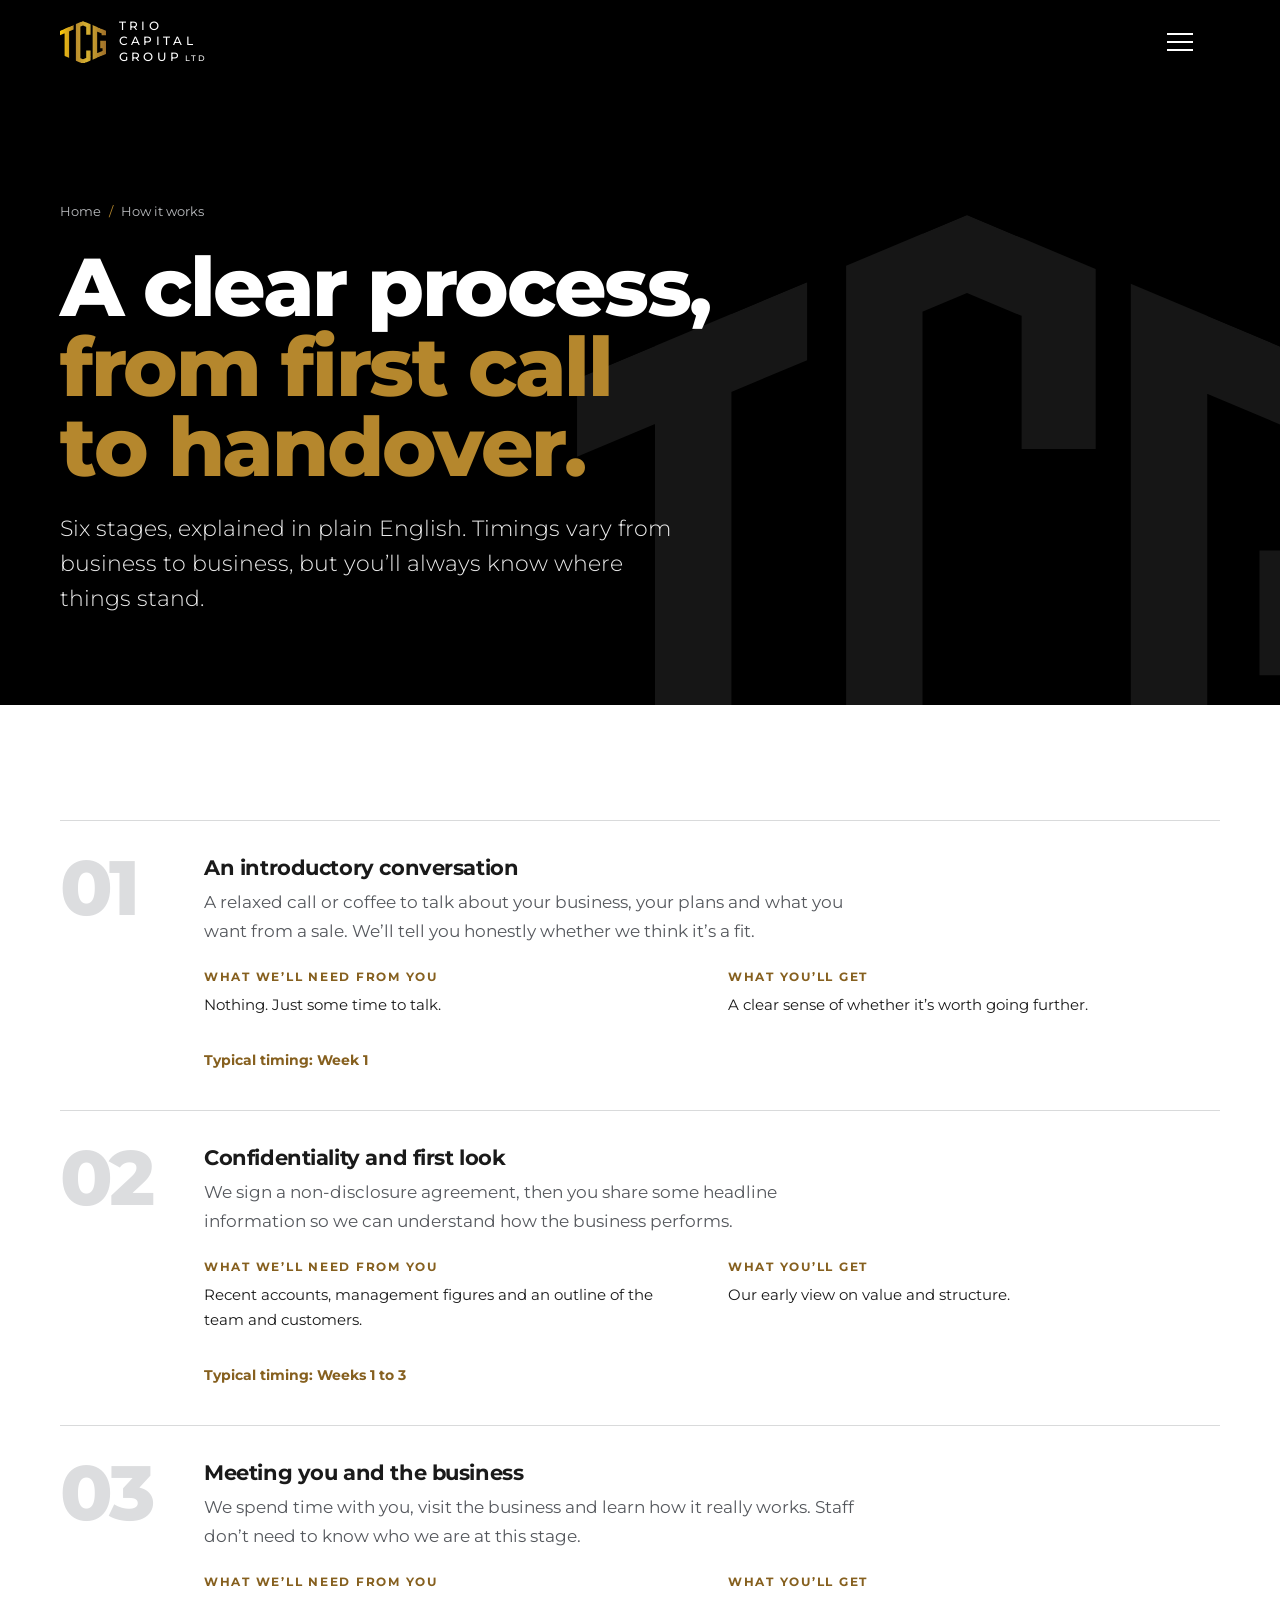
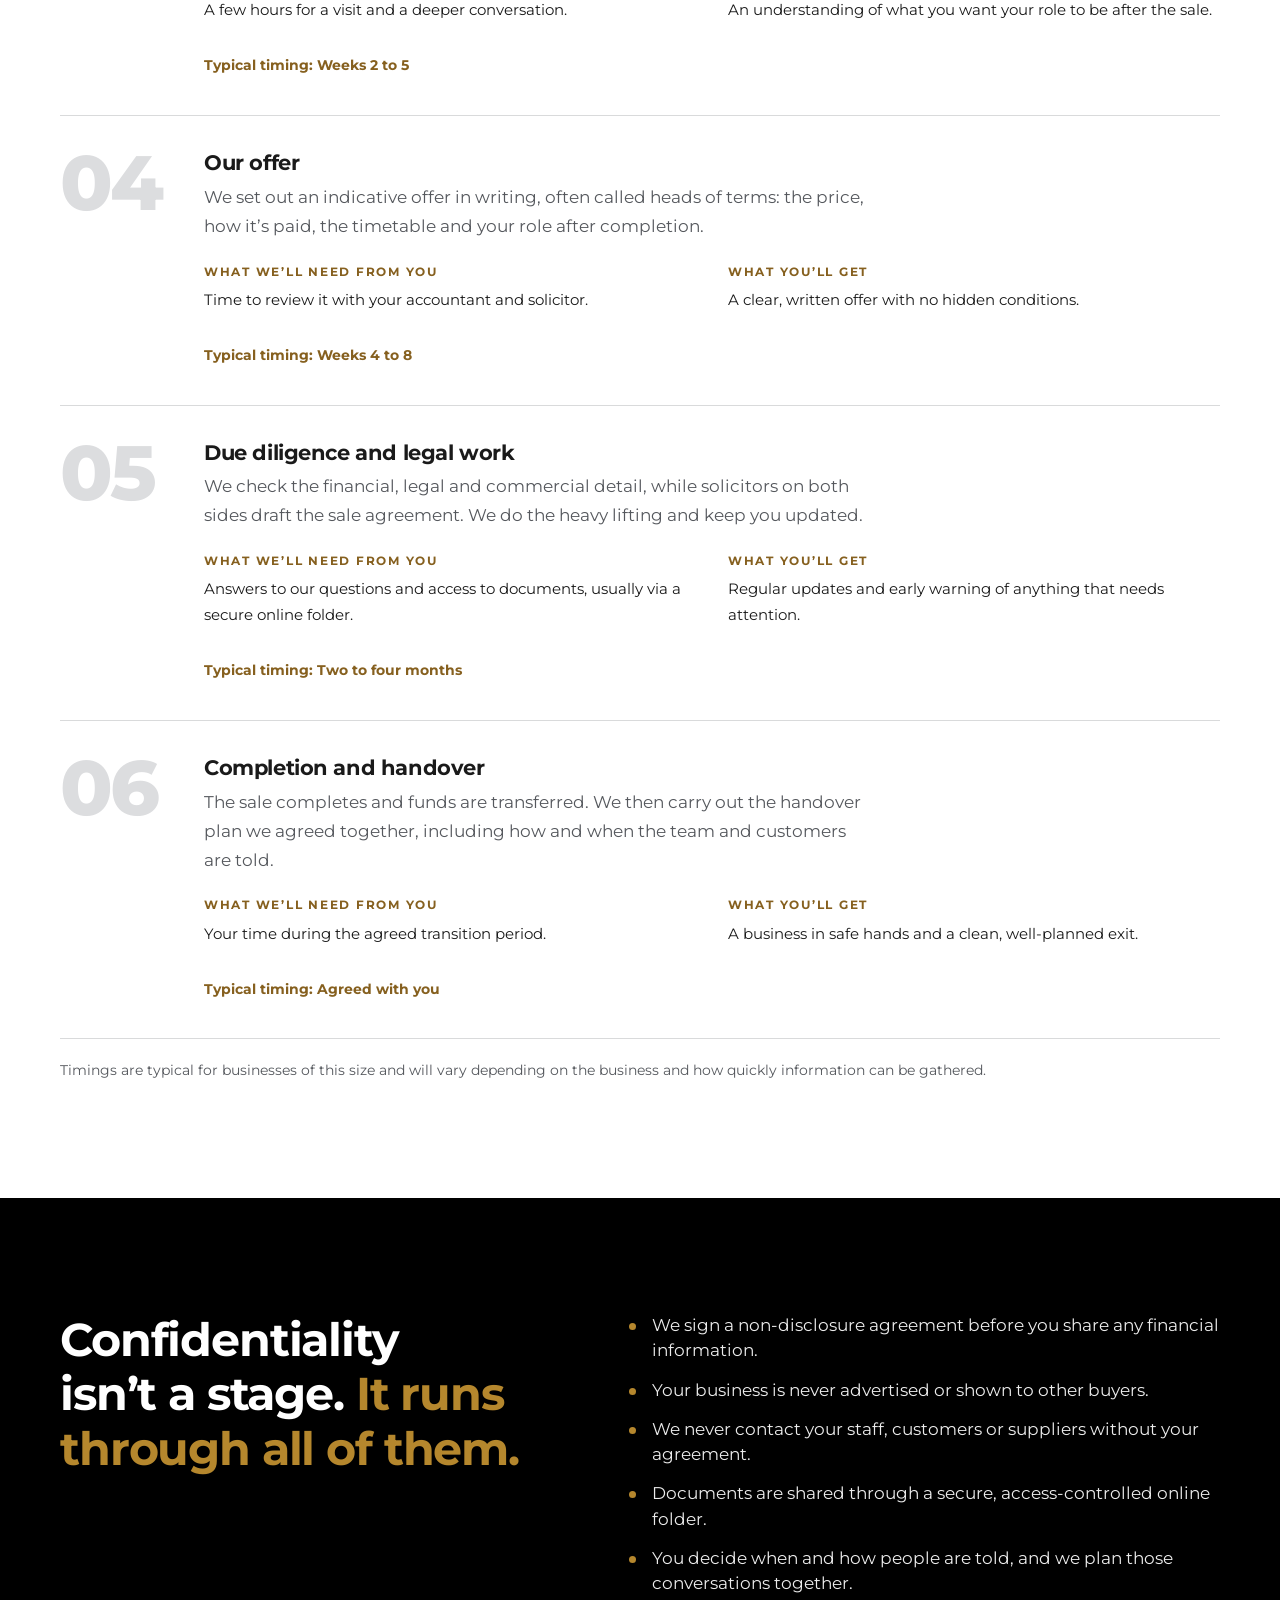
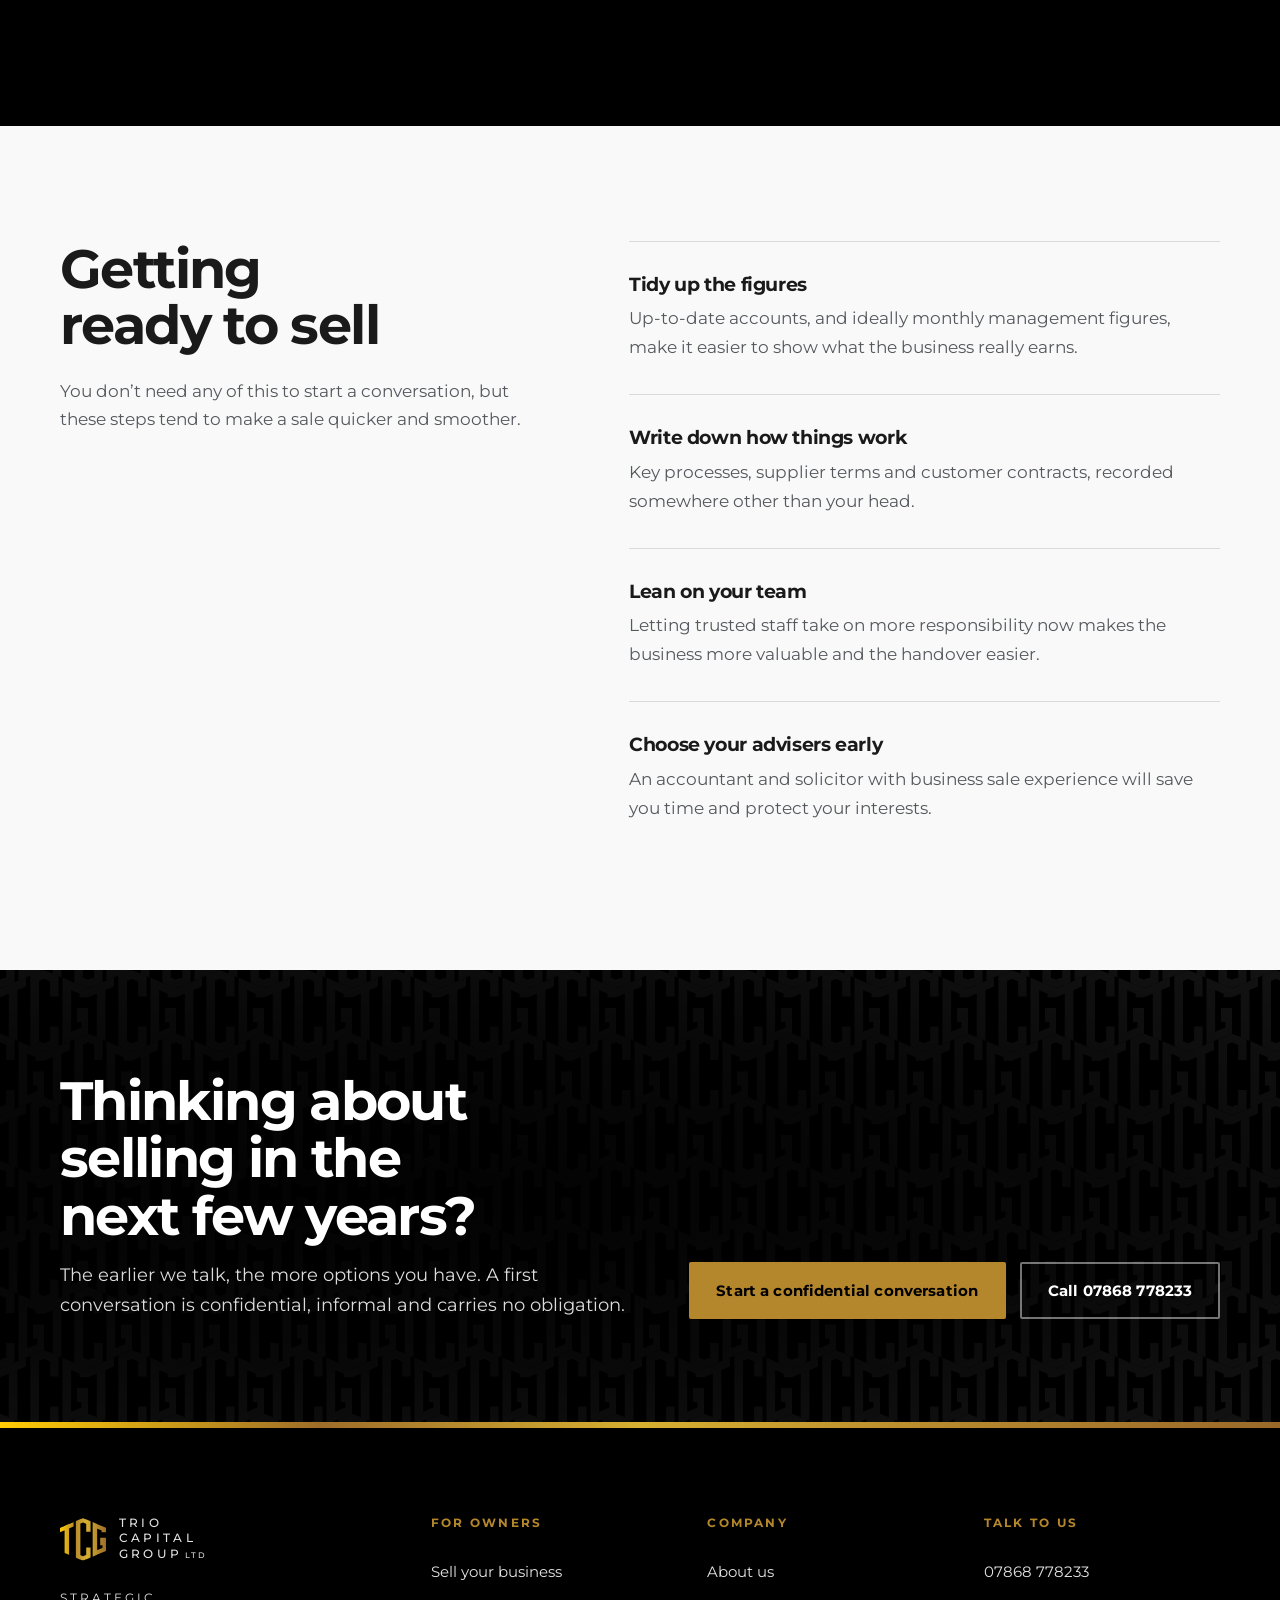
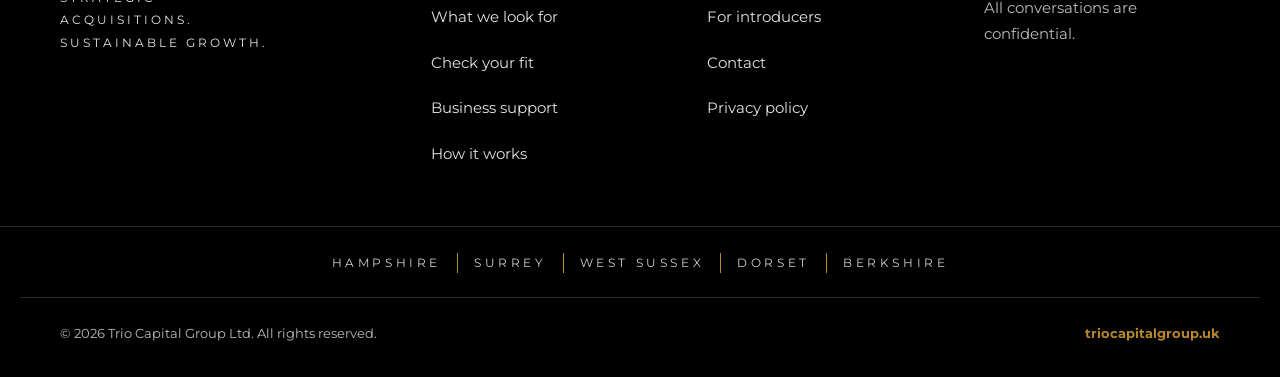
<file: how-it-works.html>
<!DOCTYPE html>
<html lang="en-GB">
<head>
<meta charset="utf-8">
<script>document.documentElement.classList.add("js")</script>
<meta name="viewport" content="width=device-width, initial-scale=1">
<title>How It Works | Selling Your Business to Trio Capital Group</title>
<meta name="description" content="A clear, confidential six-step process from first conversation to completion and handover. See what happens at each stage and how long it typically takes.">
<link rel="canonical" href="https://triocapitalgroup.uk/how-it-works">
<meta name="theme-color" content="#000000">
<meta property="og:type" content="website">
<meta property="og:site_name" content="Trio Capital Group">
<meta property="og:title" content="How It Works | Selling Your Business to Trio Capital Group">
<meta property="og:description" content="A clear, confidential six-step process from first conversation to completion and handover. See what happens at each stage and how long it typically takes.">
<meta property="og:url" content="https://triocapitalgroup.uk/how-it-works">
<meta property="og:image" content="https://triocapitalgroup.uk/og-image.jpg">
<meta property="og:image:width" content="1200">
<meta property="og:image:height" content="630">
<meta property="og:locale" content="en_GB">
<meta name="twitter:card" content="summary_large_image">
<link rel="icon" href="/favicon.svg" type="image/svg+xml">
<link rel="icon" href="/favicon-32.png" sizes="32x32" type="image/png">
<link rel="apple-touch-icon" href="/apple-touch-icon.png">
<link rel="preconnect" href="https://fonts.googleapis.com">
<link rel="preconnect" href="https://fonts.gstatic.com" crossorigin>
<link href="https://fonts.googleapis.com/css2?family=Montserrat:wght@300;400;500;700;800&display=swap" rel="stylesheet">
<link rel="stylesheet" href="/style.css">
<script type="application/ld+json">{"@context": "https://schema.org", "@type": "Organization", "name": "Trio Capital Group Ltd", "url": "https://triocapitalgroup.uk", "logo": "https://triocapitalgroup.uk/logo-mark.svg", "slogan": "Strategic acquisitions. Sustainable growth.", "description": "Trio Capital Group acquires and grows profitable, management-led micro businesses across Hampshire and the surrounding area.", "areaServed": [{"@type": "AdministrativeArea", "name": "Hampshire"}, {"@type": "AdministrativeArea", "name": "Surrey"}, {"@type": "AdministrativeArea", "name": "West Sussex"}, {"@type": "AdministrativeArea", "name": "Dorset"}, {"@type": "AdministrativeArea", "name": "Berkshire"}], "contactPoint": {"@type": "ContactPoint", "telephone": "+447868778233", "contactType": "Business acquisitions", "areaServed": "GB"}}</script>
</head>
<body>
<a class="skip-link" href="#main">Skip to content</a>
<header class="site-header">
  <div class="wrap nav">
    <a class="brand" href="/" aria-label="Trio Capital Group Ltd, home"><svg class="brand-mark" viewBox="0 0 100 93" aria-hidden="true" xmlns="http://www.w3.org/2000/svg"><defs><clipPath id="hmc"><polygon points="50,0 100,21 100,72 50,93 0,72 0,21"/></clipPath><linearGradient id="hm" x1="0" x2="1" y1="0" y2="0"><stop offset="0" stop-color="#ffcc05"/><stop offset=".32" stop-color="#b5872d"/><stop offset=".58" stop-color="#d6b030"/><stop offset="1" stop-color="#9e6e29"/></linearGradient></defs><path clip-path="url(#hmc)" fill="url(#hm)" d="M0.00,21.00 L29.50,8.61 L29.50,18.61 L0.00,31.00Z M10.00,0.00 L19.80,0.00 L19.80,93.00 L10.00,93.00Z M34.50,0.00 L44.30,0.00 L44.30,93.00 L34.50,93.00Z M34.50,6.51 L50.00,0.00 L66.50,6.93 L66.50,16.93 L50.00,10.00 L34.50,16.51Z M57.00,0.00 L66.50,0.00 L66.50,30.00 L57.00,30.00Z M34.50,76.49 L50.00,83.00 L66.50,76.07 L66.50,86.07 L50.00,93.00 L34.50,86.49Z M57.00,64.00 L66.50,64.00 L66.50,93.00 L57.00,93.00Z M71.00,0.00 L80.80,0.00 L80.80,93.00 L71.00,93.00Z M71.00,8.82 L100.00,21.00 L100.00,31.00 L71.00,18.82Z M90.50,0.00 L100.00,0.00 L100.00,31.00 L90.50,31.00Z M71.00,74.18 L100.00,62.00 L100.00,72.00 L71.00,84.18Z M87.50,43.00 L100.00,43.00 L100.00,48.00 L87.50,48.00Z M87.50,43.00 L92.50,43.00 L92.50,59.00 L87.50,59.00Z M92.50,43.00 L100.00,43.00 L100.00,93.00 L92.50,93.00Z"/></svg><span class="brand-word" aria-hidden="true"><span>TRIO</span><span>CAPITAL</span><span>GROUP<small>LTD</small></span></span></a>
    <button class="nav-toggle" type="button" aria-expanded="false" aria-controls="nav-links"><span></span><span class="sr-only">Menu</span></button>
    <nav aria-label="Main">
      <ul class="nav-links" id="nav-links">
        <li><a href="/sell-your-business">Sell your business</a></li><li><a href="/business-services">Business support</a></li><li><a href="/what-we-look-for">What we look for</a></li><li><a href="/how-it-works" aria-current="page">How it works</a></li><li><a href="/about">About us</a></li><li><a href="/introducers">Introducers</a></li>
        <li><a class="btn btn-gold" href="/contact">Start a conversation</a></li>
      </ul>
    </nav>
  </div>
</header>
<main id="main">
<section class="page-hero">
  <svg class="giant-mark" viewBox="0 0 100 93" aria-hidden="true" xmlns="http://www.w3.org/2000/svg"><defs><clipPath id="gmc"><polygon points="50,0 100,21 100,72 50,93 0,72 0,21"/></clipPath></defs><path clip-path="url(#gmc)" d="M0.00,21.00 L29.50,8.61 L29.50,18.61 L0.00,31.00Z M10.00,0.00 L19.80,0.00 L19.80,93.00 L10.00,93.00Z M34.50,0.00 L44.30,0.00 L44.30,93.00 L34.50,93.00Z M34.50,6.51 L50.00,0.00 L66.50,6.93 L66.50,16.93 L50.00,10.00 L34.50,16.51Z M57.00,0.00 L66.50,0.00 L66.50,30.00 L57.00,30.00Z M34.50,76.49 L50.00,83.00 L66.50,76.07 L66.50,86.07 L50.00,93.00 L34.50,86.49Z M57.00,64.00 L66.50,64.00 L66.50,93.00 L57.00,93.00Z M71.00,0.00 L80.80,0.00 L80.80,93.00 L71.00,93.00Z M71.00,8.82 L100.00,21.00 L100.00,31.00 L71.00,18.82Z M90.50,0.00 L100.00,0.00 L100.00,31.00 L90.50,31.00Z M71.00,74.18 L100.00,62.00 L100.00,72.00 L71.00,84.18Z M87.50,43.00 L100.00,43.00 L100.00,48.00 L87.50,48.00Z M87.50,43.00 L92.50,43.00 L92.50,59.00 L87.50,59.00Z M92.50,43.00 L100.00,43.00 L100.00,93.00 L92.50,93.00Z"/></svg>
  <div class="wrap page-hero-inner">
    <p class="crumbs"><a href="/">Home</a><span aria-hidden="true">/</span>How it works</p>
    <h1>A clear process, <span class="gold">from first call to handover.</span></h1>
    <p class="lead">Six stages, explained in plain English. Timings vary from business to business, but you&rsquo;ll always know where things stand.</p>
  </div>
</section>

<section class="sec">
  <div class="wrap">
    <ol class="steps"><li class="step"><span class="step-num" aria-hidden="true">01</span><div><h3>An introductory conversation</h3><p>A relaxed call or coffee to talk about your business, your plans and what you want from a sale. We&rsquo;ll tell you honestly whether we think it&rsquo;s a fit.</p>
<dl class="step-meta"><div><dt>What we&rsquo;ll need from you</dt><dd>Nothing. Just some time to talk.</dd></div><div><dt>What you&rsquo;ll get</dt><dd>A clear sense of whether it&rsquo;s worth going further.</dd></div></dl>
<span class="step-time">Typical timing: Week 1</span></div></li><li class="step"><span class="step-num" aria-hidden="true">02</span><div><h3>Confidentiality and first look</h3><p>We sign a non-disclosure agreement, then you share some headline information so we can understand how the business performs.</p>
<dl class="step-meta"><div><dt>What we&rsquo;ll need from you</dt><dd>Recent accounts, management figures and an outline of the team and customers.</dd></div><div><dt>What you&rsquo;ll get</dt><dd>Our early view on value and structure.</dd></div></dl>
<span class="step-time">Typical timing: Weeks 1 to 3</span></div></li><li class="step"><span class="step-num" aria-hidden="true">03</span><div><h3>Meeting you and the business</h3><p>We spend time with you, visit the business and learn how it really works. Staff don&rsquo;t need to know who we are at this stage.</p>
<dl class="step-meta"><div><dt>What we&rsquo;ll need from you</dt><dd>A few hours for a visit and a deeper conversation.</dd></div><div><dt>What you&rsquo;ll get</dt><dd>An understanding of what you want your role to be after the sale.</dd></div></dl>
<span class="step-time">Typical timing: Weeks 2 to 5</span></div></li><li class="step"><span class="step-num" aria-hidden="true">04</span><div><h3>Our offer</h3><p>We set out an indicative offer in writing, often called heads of terms: the price, how it&rsquo;s paid, the timetable and your role after completion.</p>
<dl class="step-meta"><div><dt>What we&rsquo;ll need from you</dt><dd>Time to review it with your accountant and solicitor.</dd></div><div><dt>What you&rsquo;ll get</dt><dd>A clear, written offer with no hidden conditions.</dd></div></dl>
<span class="step-time">Typical timing: Weeks 4 to 8</span></div></li><li class="step"><span class="step-num" aria-hidden="true">05</span><div><h3>Due diligence and legal work</h3><p>We check the financial, legal and commercial detail, while solicitors on both sides draft the sale agreement. We do the heavy lifting and keep you updated.</p>
<dl class="step-meta"><div><dt>What we&rsquo;ll need from you</dt><dd>Answers to our questions and access to documents, usually via a secure online folder.</dd></div><div><dt>What you&rsquo;ll get</dt><dd>Regular updates and early warning of anything that needs attention.</dd></div></dl>
<span class="step-time">Typical timing: Two to four months</span></div></li><li class="step"><span class="step-num" aria-hidden="true">06</span><div><h3>Completion and handover</h3><p>The sale completes and funds are transferred. We then carry out the handover plan we agreed together, including how and when the team and customers are told.</p>
<dl class="step-meta"><div><dt>What we&rsquo;ll need from you</dt><dd>Your time during the agreed transition period.</dd></div><div><dt>What you&rsquo;ll get</dt><dd>A business in safe hands and a clean, well-planned exit.</dd></div></dl>
<span class="step-time">Typical timing: Agreed with you</span></div></li></ol>
    <p class="form-note">Timings are typical for businesses of this size and will vary depending on the business and how quickly information can be gathered.</p>
  </div>
</section>

<section class="sec sec-dark on-dark" aria-labelledby="conf-title">
  <div class="wrap split">
    <h2 class="statement" id="conf-title">Confidentiality isn&rsquo;t a stage. <span class="gold">It runs through all of them.</span></h2>
    <div>
      <ul class="dot-list">
        <li>We sign a non-disclosure agreement before you share any financial information.</li>
        <li>Your business is never advertised or shown to other buyers.</li>
        <li>We never contact your staff, customers or suppliers without your agreement.</li>
        <li>Documents are shared through a secure, access-controlled online folder.</li>
        <li>You decide when and how people are told, and we plan those conversations together.</li>
      </ul>
    </div>
  </div>
</section>

<section class="sec sec-paper" aria-labelledby="prep-title">
  <div class="wrap split">
    <div>
      <h2 class="h2" id="prep-title">Getting ready to sell</h2>
      <p class="muted">You don&rsquo;t need any of this to start a conversation, but these steps tend to make a sale quicker and smoother.</p>
    </div>
    <div class="points" style="grid-template-columns:1fr">
      <div class="point"><h3>Tidy up the figures</h3><p>Up-to-date accounts, and ideally monthly management figures, make it easier to show what the business really earns.</p></div>
      <div class="point"><h3>Write down how things work</h3><p>Key processes, supplier terms and customer contracts, recorded somewhere other than your head.</p></div>
      <div class="point"><h3>Lean on your team</h3><p>Letting trusted staff take on more responsibility now makes the business more valuable and the handover easier.</p></div>
      <div class="point"><h3>Choose your advisers early</h3><p>An accountant and solicitor with business sale experience will save you time and protect your interests.</p></div>
    </div>
  </div>
</section>
<section class="cta-band">
  <div class="wrap cta-inner">
    <div>
      <h2>Thinking about selling in the next few years?</h2>
      <p>The earlier we talk, the more options you have. A first conversation is confidential, informal and carries no obligation.</p>
    </div>
    <div class="btn-row">
      <a class="btn btn-gold" href="/contact">Start a confidential conversation</a>
      <a class="btn btn-ghost" href="tel:+447868778233">Call 07868 778233</a>
    </div>
  </div>
</section>
<div class="gold-bar" aria-hidden="true"></div>
</main>
<footer class="site-footer">
  <div class="wrap footer-top">
    <div class="footer-brand">
      <a class="brand" href="/" aria-label="Trio Capital Group Ltd, home"><svg class="brand-mark" viewBox="0 0 100 93" aria-hidden="true" xmlns="http://www.w3.org/2000/svg"><defs><clipPath id="fmc"><polygon points="50,0 100,21 100,72 50,93 0,72 0,21"/></clipPath><linearGradient id="fm" x1="0" x2="1" y1="0" y2="0"><stop offset="0" stop-color="#ffcc05"/><stop offset=".32" stop-color="#b5872d"/><stop offset=".58" stop-color="#d6b030"/><stop offset="1" stop-color="#9e6e29"/></linearGradient></defs><path clip-path="url(#fmc)" fill="url(#fm)" d="M0.00,21.00 L29.50,8.61 L29.50,18.61 L0.00,31.00Z M10.00,0.00 L19.80,0.00 L19.80,93.00 L10.00,93.00Z M34.50,0.00 L44.30,0.00 L44.30,93.00 L34.50,93.00Z M34.50,6.51 L50.00,0.00 L66.50,6.93 L66.50,16.93 L50.00,10.00 L34.50,16.51Z M57.00,0.00 L66.50,0.00 L66.50,30.00 L57.00,30.00Z M34.50,76.49 L50.00,83.00 L66.50,76.07 L66.50,86.07 L50.00,93.00 L34.50,86.49Z M57.00,64.00 L66.50,64.00 L66.50,93.00 L57.00,93.00Z M71.00,0.00 L80.80,0.00 L80.80,93.00 L71.00,93.00Z M71.00,8.82 L100.00,21.00 L100.00,31.00 L71.00,18.82Z M90.50,0.00 L100.00,0.00 L100.00,31.00 L90.50,31.00Z M71.00,74.18 L100.00,62.00 L100.00,72.00 L71.00,84.18Z M87.50,43.00 L100.00,43.00 L100.00,48.00 L87.50,48.00Z M87.50,43.00 L92.50,43.00 L92.50,59.00 L87.50,59.00Z M92.50,43.00 L100.00,43.00 L100.00,93.00 L92.50,93.00Z"/></svg><span class="brand-word" aria-hidden="true"><span>TRIO</span><span>CAPITAL</span><span>GROUP<small>LTD</small></span></span></a>
      <p class="footer-strap">Strategic acquisitions. Sustainable growth.</p>
    </div>
    <div>
      <h2>For owners</h2>
      <ul>
        <li><a href="/sell-your-business">Sell your business</a></li>
        <li><a href="/what-we-look-for">What we look for</a></li>
        <li><a href="/what-we-look-for#fit-checker">Check your fit</a></li>
        <li><a href="/business-services">Business support</a></li>
        <li><a href="/how-it-works">How it works</a></li>
      </ul>
    </div>
    <div>
      <h2>Company</h2>
      <ul>
        <li><a href="/about">About us</a></li>
        <li><a href="/introducers">For introducers</a></li>
        <li><a href="/contact">Contact</a></li>
        <li><a href="/privacy">Privacy policy</a></li>
      </ul>
    </div>
    <div>
      <h2>Talk to us</h2>
      <ul>
        <li><a href="tel:+447868778233">07868 778233</a></li>
        <li>All conversations are confidential.</li>
      </ul>
    </div>
  </div>
  <div class="footer-counties"><div class="wrap"><ul aria-label="Areas we cover"><li>Hampshire</li><li>Surrey</li><li>West Sussex</li><li>Dorset</li><li>Berkshire</li></ul></div></div>
  <div class="wrap footer-base">
    <span>&copy; <span data-year>2026</span> Trio Capital Group Ltd. All rights reserved.</span>
    <span class="site-url">triocapitalgroup.uk</span>
  </div>
</footer>
<script src="/main.js" defer></script>
</body>
</html>
</file>
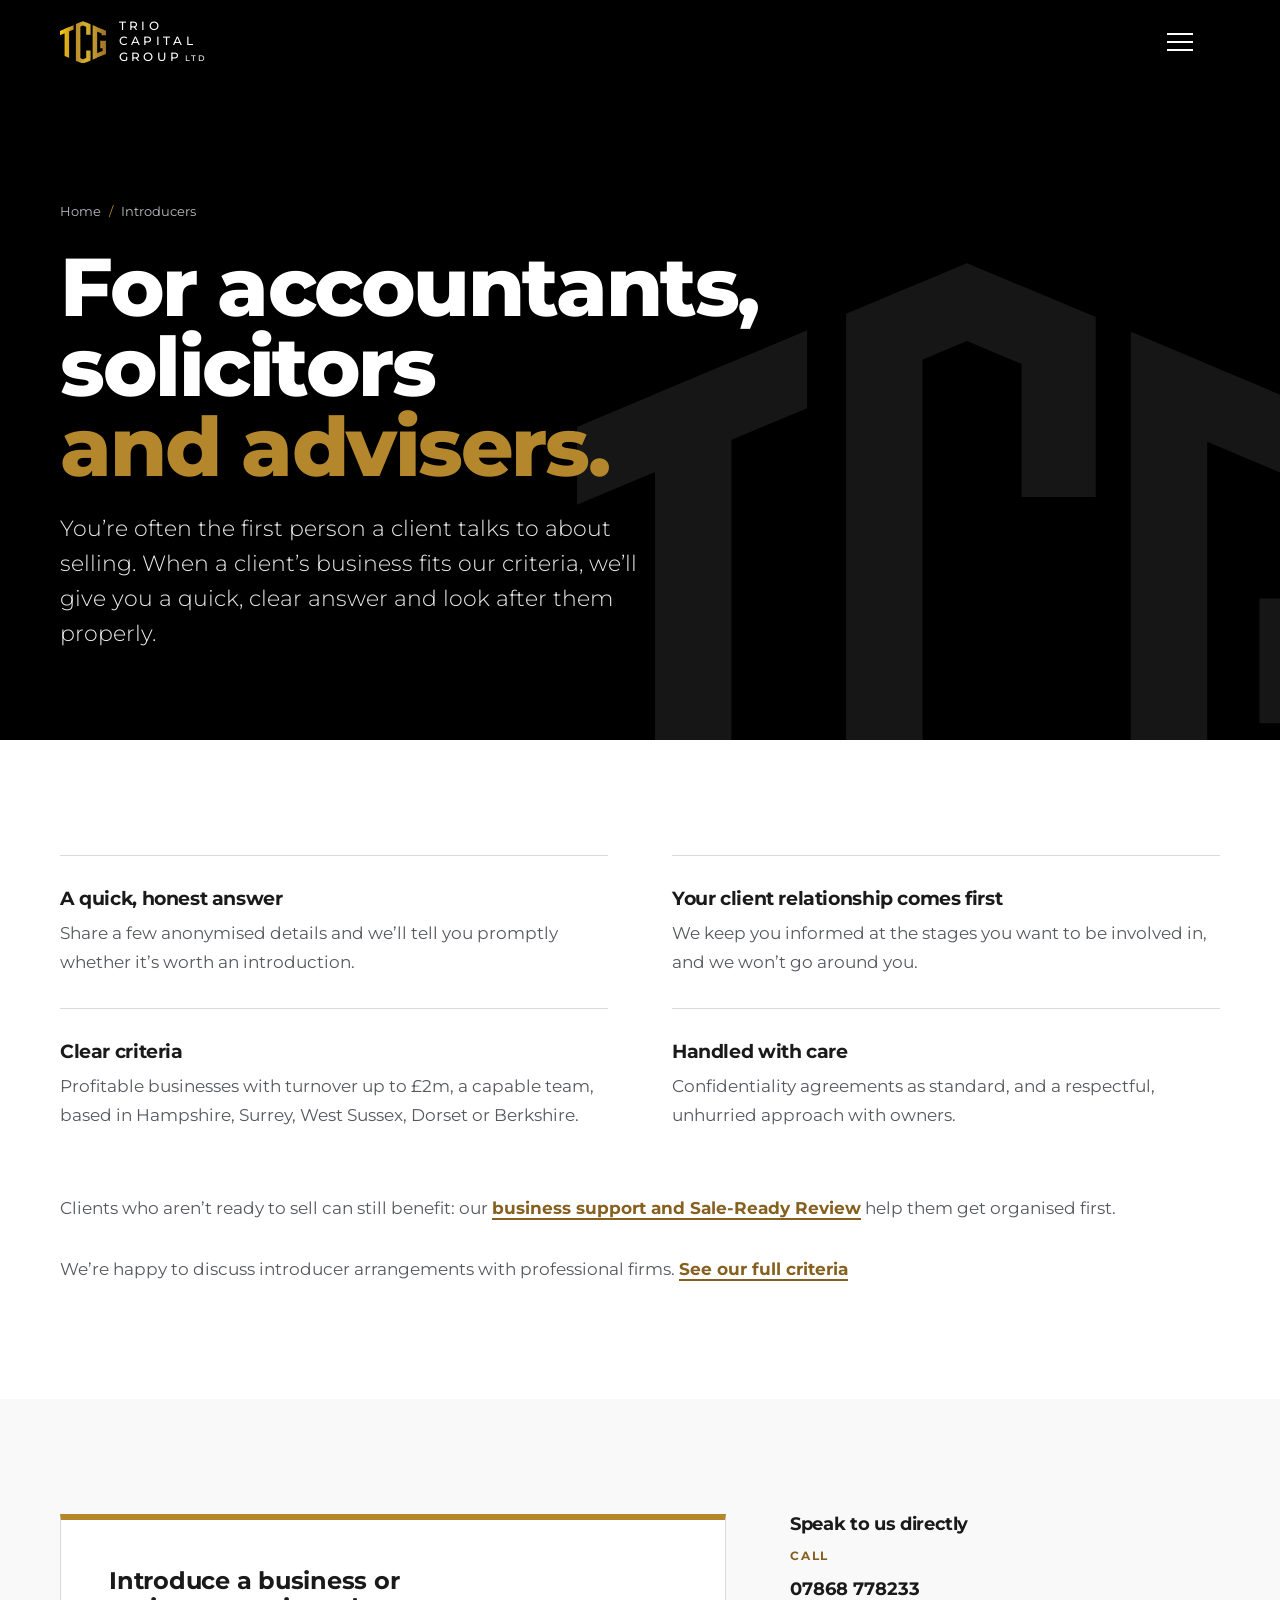
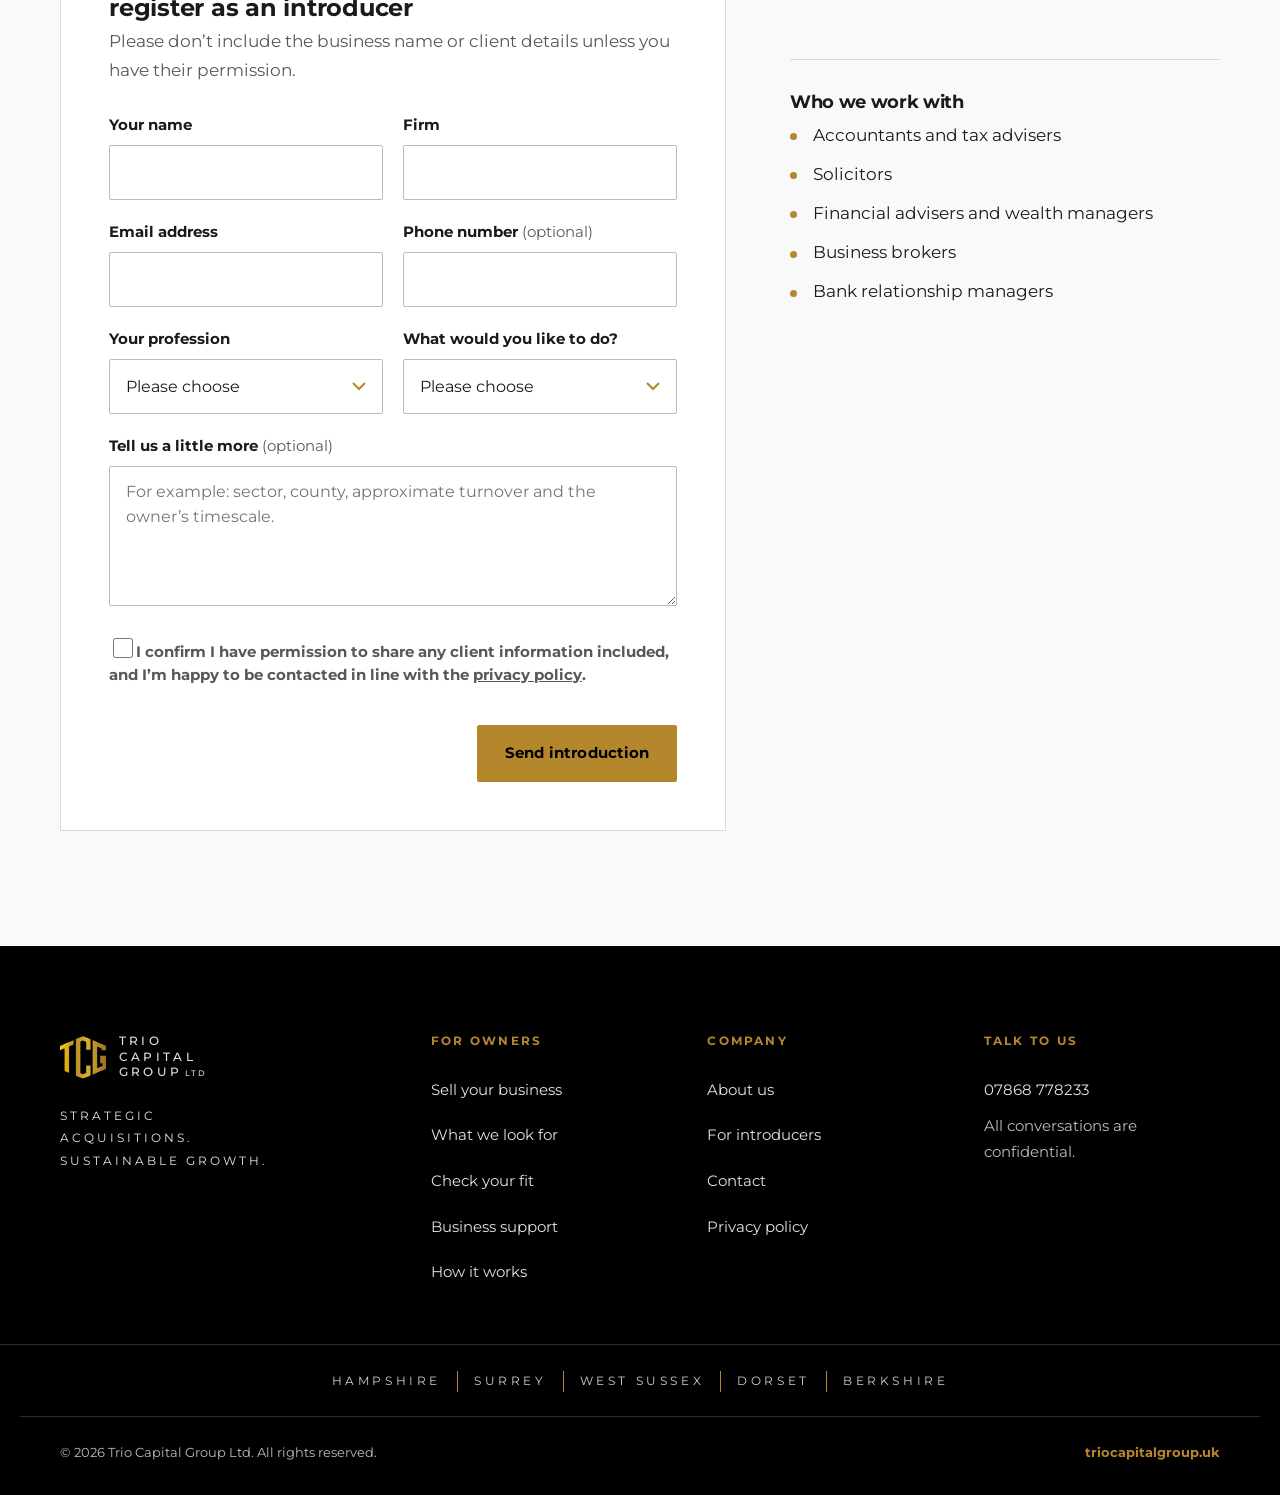
<file: introducers.html>
<!DOCTYPE html>
<html lang="en-GB">
<head>
<meta charset="utf-8">
<script>document.documentElement.classList.add("js")</script>
<meta name="viewport" content="width=device-width, initial-scale=1">
<title>For Introducers | Accountants, Solicitors & Advisers | Trio Capital Group</title>
<meta name="description" content="Accountants, solicitors and advisers: introduce clients who are planning to sell a profitable small business in Hampshire and the South. Quick answers, handled with care.">
<link rel="canonical" href="https://triocapitalgroup.uk/introducers">
<meta name="theme-color" content="#000000">
<meta property="og:type" content="website">
<meta property="og:site_name" content="Trio Capital Group">
<meta property="og:title" content="For Introducers | Accountants, Solicitors & Advisers | Trio Capital Group">
<meta property="og:description" content="Accountants, solicitors and advisers: introduce clients who are planning to sell a profitable small business in Hampshire and the South. Quick answers, handled with care.">
<meta property="og:url" content="https://triocapitalgroup.uk/introducers">
<meta property="og:image" content="https://triocapitalgroup.uk/og-image.jpg">
<meta property="og:image:width" content="1200">
<meta property="og:image:height" content="630">
<meta property="og:locale" content="en_GB">
<meta name="twitter:card" content="summary_large_image">
<link rel="icon" href="/favicon.svg" type="image/svg+xml">
<link rel="icon" href="/favicon-32.png" sizes="32x32" type="image/png">
<link rel="apple-touch-icon" href="/apple-touch-icon.png">
<link rel="preconnect" href="https://fonts.googleapis.com">
<link rel="preconnect" href="https://fonts.gstatic.com" crossorigin>
<link href="https://fonts.googleapis.com/css2?family=Montserrat:wght@300;400;500;700;800&display=swap" rel="stylesheet">
<link rel="stylesheet" href="/style.css">
<script type="application/ld+json">{"@context": "https://schema.org", "@type": "Organization", "name": "Trio Capital Group Ltd", "url": "https://triocapitalgroup.uk", "logo": "https://triocapitalgroup.uk/logo-mark.svg", "slogan": "Strategic acquisitions. Sustainable growth.", "description": "Trio Capital Group acquires and grows profitable, management-led micro businesses across Hampshire and the surrounding area.", "areaServed": [{"@type": "AdministrativeArea", "name": "Hampshire"}, {"@type": "AdministrativeArea", "name": "Surrey"}, {"@type": "AdministrativeArea", "name": "West Sussex"}, {"@type": "AdministrativeArea", "name": "Dorset"}, {"@type": "AdministrativeArea", "name": "Berkshire"}], "contactPoint": {"@type": "ContactPoint", "telephone": "+447868778233", "contactType": "Business acquisitions", "areaServed": "GB"}}</script>
</head>
<body>
<a class="skip-link" href="#main">Skip to content</a>
<header class="site-header">
  <div class="wrap nav">
    <a class="brand" href="/" aria-label="Trio Capital Group Ltd, home"><svg class="brand-mark" viewBox="0 0 100 93" aria-hidden="true" xmlns="http://www.w3.org/2000/svg"><defs><clipPath id="hmc"><polygon points="50,0 100,21 100,72 50,93 0,72 0,21"/></clipPath><linearGradient id="hm" x1="0" x2="1" y1="0" y2="0"><stop offset="0" stop-color="#ffcc05"/><stop offset=".32" stop-color="#b5872d"/><stop offset=".58" stop-color="#d6b030"/><stop offset="1" stop-color="#9e6e29"/></linearGradient></defs><path clip-path="url(#hmc)" fill="url(#hm)" d="M0.00,21.00 L29.50,8.61 L29.50,18.61 L0.00,31.00Z M10.00,0.00 L19.80,0.00 L19.80,93.00 L10.00,93.00Z M34.50,0.00 L44.30,0.00 L44.30,93.00 L34.50,93.00Z M34.50,6.51 L50.00,0.00 L66.50,6.93 L66.50,16.93 L50.00,10.00 L34.50,16.51Z M57.00,0.00 L66.50,0.00 L66.50,30.00 L57.00,30.00Z M34.50,76.49 L50.00,83.00 L66.50,76.07 L66.50,86.07 L50.00,93.00 L34.50,86.49Z M57.00,64.00 L66.50,64.00 L66.50,93.00 L57.00,93.00Z M71.00,0.00 L80.80,0.00 L80.80,93.00 L71.00,93.00Z M71.00,8.82 L100.00,21.00 L100.00,31.00 L71.00,18.82Z M90.50,0.00 L100.00,0.00 L100.00,31.00 L90.50,31.00Z M71.00,74.18 L100.00,62.00 L100.00,72.00 L71.00,84.18Z M87.50,43.00 L100.00,43.00 L100.00,48.00 L87.50,48.00Z M87.50,43.00 L92.50,43.00 L92.50,59.00 L87.50,59.00Z M92.50,43.00 L100.00,43.00 L100.00,93.00 L92.50,93.00Z"/></svg><span class="brand-word" aria-hidden="true"><span>TRIO</span><span>CAPITAL</span><span>GROUP<small>LTD</small></span></span></a>
    <button class="nav-toggle" type="button" aria-expanded="false" aria-controls="nav-links"><span></span><span class="sr-only">Menu</span></button>
    <nav aria-label="Main">
      <ul class="nav-links" id="nav-links">
        <li><a href="/sell-your-business">Sell your business</a></li><li><a href="/business-services">Business support</a></li><li><a href="/what-we-look-for">What we look for</a></li><li><a href="/how-it-works">How it works</a></li><li><a href="/about">About us</a></li><li><a href="/introducers" aria-current="page">Introducers</a></li>
        <li><a class="btn btn-gold" href="/contact">Start a conversation</a></li>
      </ul>
    </nav>
  </div>
</header>
<main id="main">
<section class="page-hero">
  <svg class="giant-mark" viewBox="0 0 100 93" aria-hidden="true" xmlns="http://www.w3.org/2000/svg"><defs><clipPath id="gmc"><polygon points="50,0 100,21 100,72 50,93 0,72 0,21"/></clipPath></defs><path clip-path="url(#gmc)" d="M0.00,21.00 L29.50,8.61 L29.50,18.61 L0.00,31.00Z M10.00,0.00 L19.80,0.00 L19.80,93.00 L10.00,93.00Z M34.50,0.00 L44.30,0.00 L44.30,93.00 L34.50,93.00Z M34.50,6.51 L50.00,0.00 L66.50,6.93 L66.50,16.93 L50.00,10.00 L34.50,16.51Z M57.00,0.00 L66.50,0.00 L66.50,30.00 L57.00,30.00Z M34.50,76.49 L50.00,83.00 L66.50,76.07 L66.50,86.07 L50.00,93.00 L34.50,86.49Z M57.00,64.00 L66.50,64.00 L66.50,93.00 L57.00,93.00Z M71.00,0.00 L80.80,0.00 L80.80,93.00 L71.00,93.00Z M71.00,8.82 L100.00,21.00 L100.00,31.00 L71.00,18.82Z M90.50,0.00 L100.00,0.00 L100.00,31.00 L90.50,31.00Z M71.00,74.18 L100.00,62.00 L100.00,72.00 L71.00,84.18Z M87.50,43.00 L100.00,43.00 L100.00,48.00 L87.50,48.00Z M87.50,43.00 L92.50,43.00 L92.50,59.00 L87.50,59.00Z M92.50,43.00 L100.00,43.00 L100.00,93.00 L92.50,93.00Z"/></svg>
  <div class="wrap page-hero-inner">
    <p class="crumbs"><a href="/">Home</a><span aria-hidden="true">/</span>Introducers</p>
    <h1>For accountants, solicitors <span class="gold">and advisers.</span></h1>
    <p class="lead">You&rsquo;re often the first person a client talks to about selling. When a client&rsquo;s business fits our criteria, we&rsquo;ll give you a quick, clear answer and look after them properly.</p>
  </div>
</section>

<section class="sec">
  <div class="wrap">
    <div class="points">
      <div class="point"><h3>A quick, honest answer</h3><p>Share a few anonymised details and we&rsquo;ll tell you promptly whether it&rsquo;s worth an introduction.</p></div>
      <div class="point"><h3>Your client relationship comes first</h3><p>We keep you informed at the stages you want to be involved in, and we won&rsquo;t go around you.</p></div>
      <div class="point"><h3>Clear criteria</h3><p>Profitable businesses with turnover up to &pound;2m, a capable team, based in Hampshire, Surrey, West Sussex, Dorset or Berkshire.</p></div>
      <div class="point"><h3>Handled with care</h3><p>Confidentiality agreements as standard, and a respectful, unhurried approach with owners.</p></div>
    </div>
    <p class="mt-2 muted">Clients who aren&rsquo;t ready to sell can still benefit: our <a class="text-link" href="/business-services">business support and Sale-Ready Review</a> help them get organised first.</p>
    <p class="mt-2 muted">We&rsquo;re happy to discuss introducer arrangements with professional firms. <a class="text-link" href="/what-we-look-for">See our full criteria</a></p>
  </div>
</section>
<section class="sec sec-paper">
  <div class="wrap form-shell">
    <form class="form-card" name="introducer-referral" method="POST" action="/thank-you" data-netlify="true" netlify-honeypot="company-website" data-validate novalidate>
  <input type="hidden" name="form-name" value="introducer-referral">
  <p class="hp"><label>Leave this empty <input name="company-website" tabindex="-1" autocomplete="off"></label></p>
  <h2 class="h3">Introduce a business or register as an introducer</h2>
  <p class="muted" style="margin-bottom:1.75rem">Please don&rsquo;t include the business name or client details unless you have their permission.</p>
  <div class="field-grid">
    <div class="field"><label for="name">Your name</label>
<input id="name" name="name" type="text" required autocomplete="name"><p class="error">Please fill in this field.</p></div>
    <div class="field"><label for="firm">Firm</label>
<input id="firm" name="firm" type="text" required autocomplete="organization"><p class="error">Please fill in this field.</p></div>
    <div class="field"><label for="email">Email address</label>
<input id="email" name="email" type="email" required autocomplete="email"><p class="error">Please enter a valid email address.</p></div>
    <div class="field"><label for="phone">Phone number <span class="opt-tag">(optional)</span></label>
<input id="phone" name="phone" type="tel" autocomplete="tel"><p class="error">Please fill in this field.</p></div>
    <div class="field"><label for="role">Your profession</label>
<select id="role" name="role" required><option value="">Please choose</option><option>Accountant</option><option>Solicitor</option><option>Financial adviser</option><option>Business broker</option><option>Banker or lender</option><option>Other adviser</option></select><p class="error">Please choose an option.</p></div>
    <div class="field"><label for="enquiry-type">What would you like to do?</label>
<select id="enquiry-type" name="enquiry-type" required><option value="">Please choose</option><option>Introduce a client business</option><option>Register as an introducer</option><option>Ask a question</option></select><p class="error">Please choose an option.</p></div>
    <div class="field full"><label for="details">Tell us a little more <span class="opt-tag">(optional)</span></label><textarea id="details" name="details" placeholder="For example: sector, county, approximate turnover and the owner&rsquo;s timescale."></textarea></div>
    <div class="field full"><label class="consent"><input type="checkbox" name="consent" value="yes" required><span>I confirm I have permission to share any client information included, and I&rsquo;m happy to be contacted in line with the <a href="/privacy">privacy policy</a>.</span></label><p class="error">Please tick to confirm.</p></div>
  </div>
  <div class="form-actions"><span></span><button class="btn btn-gold" type="submit">Send introduction</button></div>
</form>
    <aside aria-label="Contact details">
      <div class="aside-block">
        <h3>Speak to us directly</h3>
        <div class="contact-line"><span>Call</span><a href="tel:+447868778233">07868 778233</a></div>
      </div>
      <div class="aside-block">
        <h3>Who we work with</h3>
        <ul class="dot-list"><li>Accountants and tax advisers</li><li>Solicitors</li><li>Financial advisers and wealth managers</li><li>Business brokers</li><li>Bank relationship managers</li></ul>
      </div>
    </aside>
  </div>
</section>
</main>
<footer class="site-footer">
  <div class="wrap footer-top">
    <div class="footer-brand">
      <a class="brand" href="/" aria-label="Trio Capital Group Ltd, home"><svg class="brand-mark" viewBox="0 0 100 93" aria-hidden="true" xmlns="http://www.w3.org/2000/svg"><defs><clipPath id="fmc"><polygon points="50,0 100,21 100,72 50,93 0,72 0,21"/></clipPath><linearGradient id="fm" x1="0" x2="1" y1="0" y2="0"><stop offset="0" stop-color="#ffcc05"/><stop offset=".32" stop-color="#b5872d"/><stop offset=".58" stop-color="#d6b030"/><stop offset="1" stop-color="#9e6e29"/></linearGradient></defs><path clip-path="url(#fmc)" fill="url(#fm)" d="M0.00,21.00 L29.50,8.61 L29.50,18.61 L0.00,31.00Z M10.00,0.00 L19.80,0.00 L19.80,93.00 L10.00,93.00Z M34.50,0.00 L44.30,0.00 L44.30,93.00 L34.50,93.00Z M34.50,6.51 L50.00,0.00 L66.50,6.93 L66.50,16.93 L50.00,10.00 L34.50,16.51Z M57.00,0.00 L66.50,0.00 L66.50,30.00 L57.00,30.00Z M34.50,76.49 L50.00,83.00 L66.50,76.07 L66.50,86.07 L50.00,93.00 L34.50,86.49Z M57.00,64.00 L66.50,64.00 L66.50,93.00 L57.00,93.00Z M71.00,0.00 L80.80,0.00 L80.80,93.00 L71.00,93.00Z M71.00,8.82 L100.00,21.00 L100.00,31.00 L71.00,18.82Z M90.50,0.00 L100.00,0.00 L100.00,31.00 L90.50,31.00Z M71.00,74.18 L100.00,62.00 L100.00,72.00 L71.00,84.18Z M87.50,43.00 L100.00,43.00 L100.00,48.00 L87.50,48.00Z M87.50,43.00 L92.50,43.00 L92.50,59.00 L87.50,59.00Z M92.50,43.00 L100.00,43.00 L100.00,93.00 L92.50,93.00Z"/></svg><span class="brand-word" aria-hidden="true"><span>TRIO</span><span>CAPITAL</span><span>GROUP<small>LTD</small></span></span></a>
      <p class="footer-strap">Strategic acquisitions. Sustainable growth.</p>
    </div>
    <div>
      <h2>For owners</h2>
      <ul>
        <li><a href="/sell-your-business">Sell your business</a></li>
        <li><a href="/what-we-look-for">What we look for</a></li>
        <li><a href="/what-we-look-for#fit-checker">Check your fit</a></li>
        <li><a href="/business-services">Business support</a></li>
        <li><a href="/how-it-works">How it works</a></li>
      </ul>
    </div>
    <div>
      <h2>Company</h2>
      <ul>
        <li><a href="/about">About us</a></li>
        <li><a href="/introducers">For introducers</a></li>
        <li><a href="/contact">Contact</a></li>
        <li><a href="/privacy">Privacy policy</a></li>
      </ul>
    </div>
    <div>
      <h2>Talk to us</h2>
      <ul>
        <li><a href="tel:+447868778233">07868 778233</a></li>
        <li>All conversations are confidential.</li>
      </ul>
    </div>
  </div>
  <div class="footer-counties"><div class="wrap"><ul aria-label="Areas we cover"><li>Hampshire</li><li>Surrey</li><li>West Sussex</li><li>Dorset</li><li>Berkshire</li></ul></div></div>
  <div class="wrap footer-base">
    <span>&copy; <span data-year>2026</span> Trio Capital Group Ltd. All rights reserved.</span>
    <span class="site-url">triocapitalgroup.uk</span>
  </div>
</footer>
<script src="/main.js" defer></script>
</body>
</html>
</file>
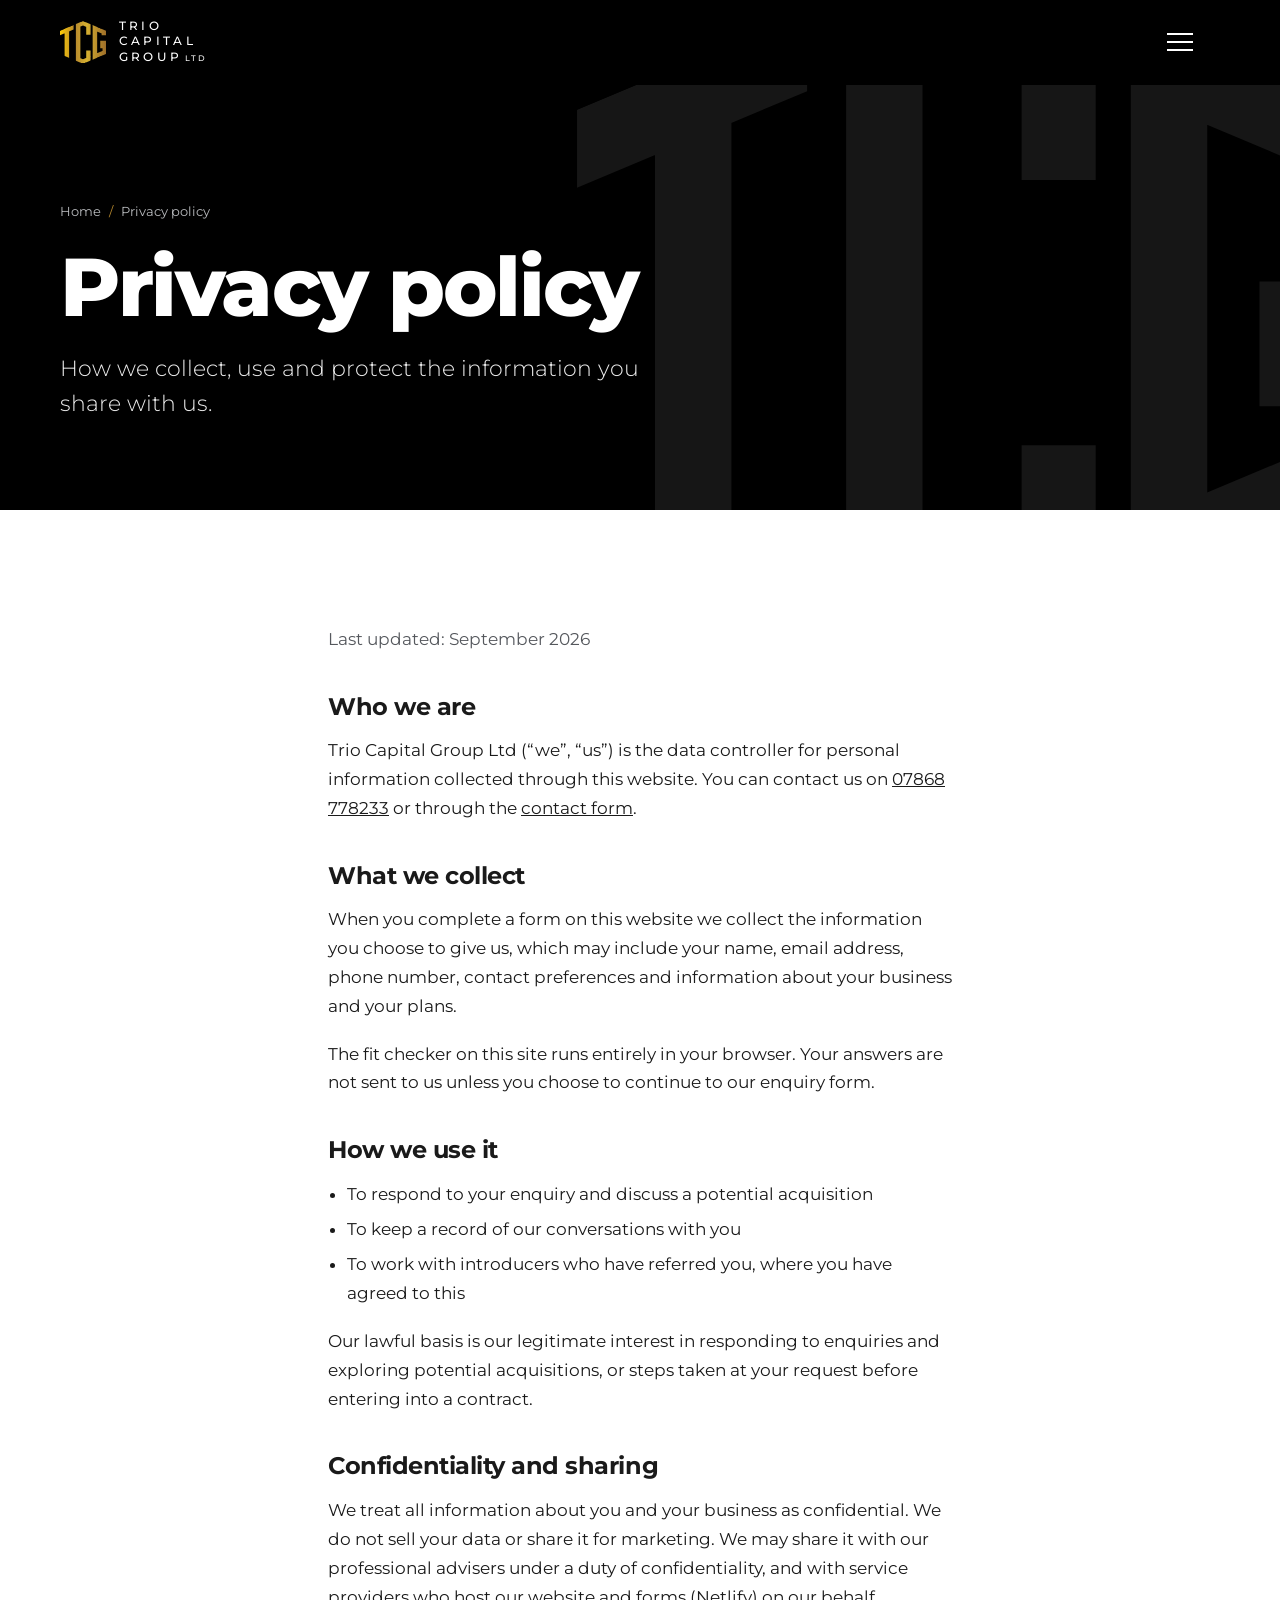
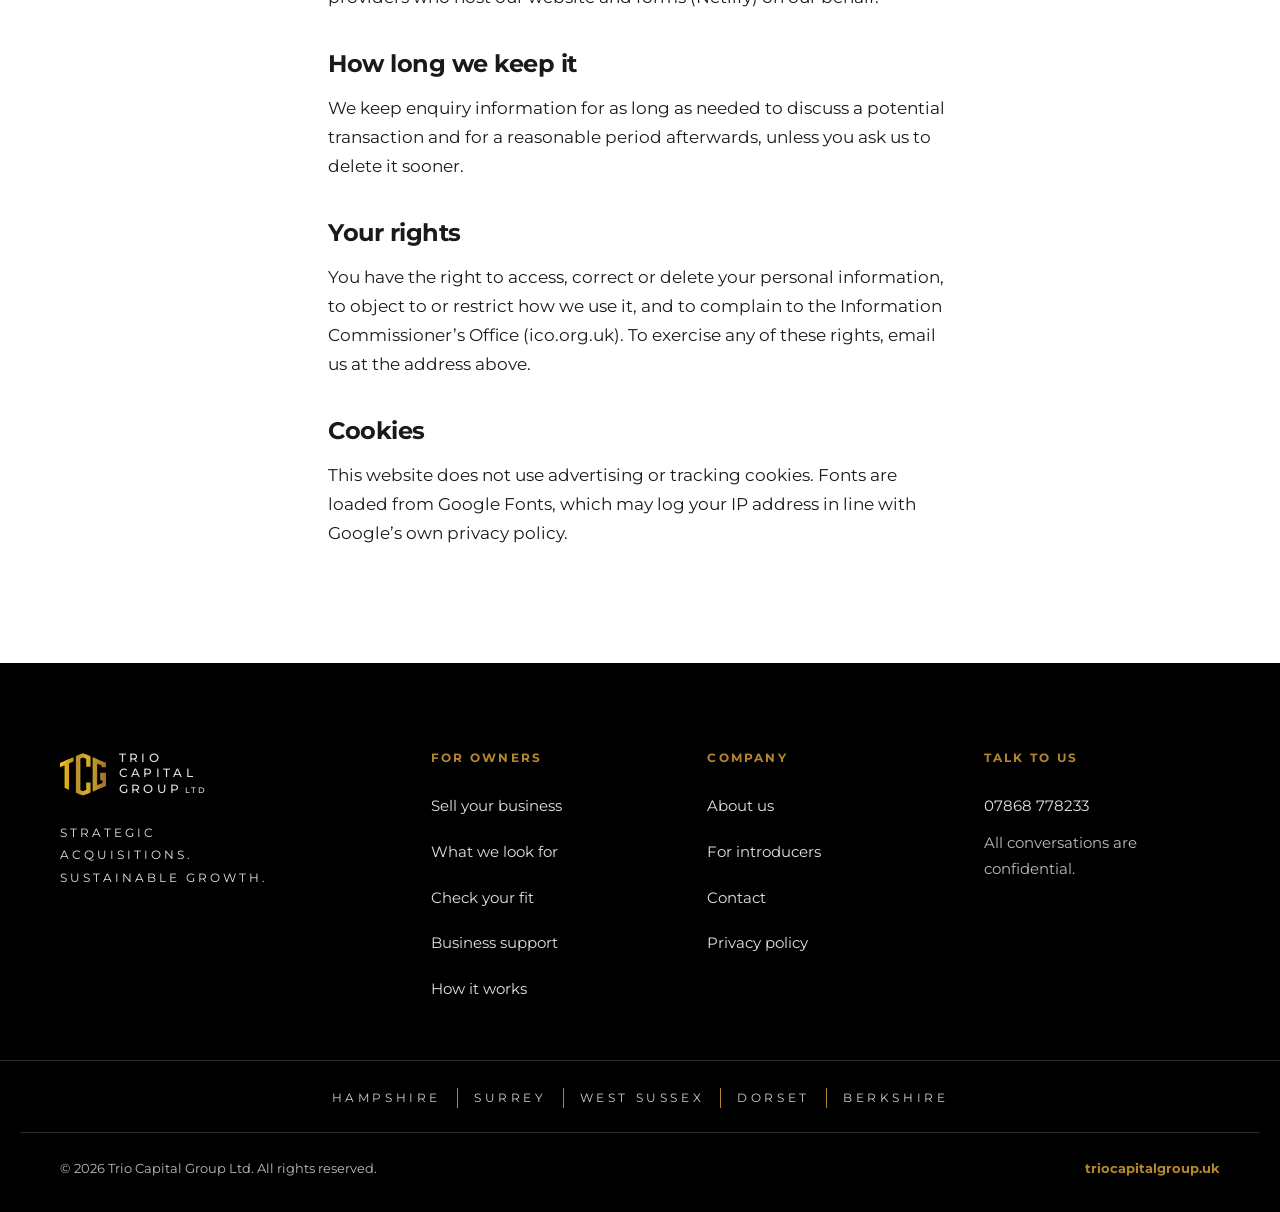
<file: privacy.html>
<!DOCTYPE html>
<html lang="en-GB">
<head>
<meta charset="utf-8">
<script>document.documentElement.classList.add("js")</script>
<meta name="viewport" content="width=device-width, initial-scale=1">
<title>Privacy Policy | Trio Capital Group</title>
<meta name="description" content="How Trio Capital Group Ltd collects, uses and protects your personal information.">
<link rel="canonical" href="https://triocapitalgroup.uk/privacy">
<meta name="theme-color" content="#000000">
<meta property="og:type" content="website">
<meta property="og:site_name" content="Trio Capital Group">
<meta property="og:title" content="Privacy Policy | Trio Capital Group">
<meta property="og:description" content="How Trio Capital Group Ltd collects, uses and protects your personal information.">
<meta property="og:url" content="https://triocapitalgroup.uk/privacy">
<meta property="og:image" content="https://triocapitalgroup.uk/og-image.jpg">
<meta property="og:image:width" content="1200">
<meta property="og:image:height" content="630">
<meta property="og:locale" content="en_GB">
<meta name="twitter:card" content="summary_large_image">
<link rel="icon" href="/favicon.svg" type="image/svg+xml">
<link rel="icon" href="/favicon-32.png" sizes="32x32" type="image/png">
<link rel="apple-touch-icon" href="/apple-touch-icon.png">
<link rel="preconnect" href="https://fonts.googleapis.com">
<link rel="preconnect" href="https://fonts.gstatic.com" crossorigin>
<link href="https://fonts.googleapis.com/css2?family=Montserrat:wght@300;400;500;700;800&display=swap" rel="stylesheet">
<link rel="stylesheet" href="/style.css">
<script type="application/ld+json">{"@context": "https://schema.org", "@type": "Organization", "name": "Trio Capital Group Ltd", "url": "https://triocapitalgroup.uk", "logo": "https://triocapitalgroup.uk/logo-mark.svg", "slogan": "Strategic acquisitions. Sustainable growth.", "description": "Trio Capital Group acquires and grows profitable, management-led micro businesses across Hampshire and the surrounding area.", "areaServed": [{"@type": "AdministrativeArea", "name": "Hampshire"}, {"@type": "AdministrativeArea", "name": "Surrey"}, {"@type": "AdministrativeArea", "name": "West Sussex"}, {"@type": "AdministrativeArea", "name": "Dorset"}, {"@type": "AdministrativeArea", "name": "Berkshire"}], "contactPoint": {"@type": "ContactPoint", "telephone": "+447868778233", "contactType": "Business acquisitions", "areaServed": "GB"}}</script>
</head>
<body>
<a class="skip-link" href="#main">Skip to content</a>
<header class="site-header">
  <div class="wrap nav">
    <a class="brand" href="/" aria-label="Trio Capital Group Ltd, home"><svg class="brand-mark" viewBox="0 0 100 93" aria-hidden="true" xmlns="http://www.w3.org/2000/svg"><defs><clipPath id="hmc"><polygon points="50,0 100,21 100,72 50,93 0,72 0,21"/></clipPath><linearGradient id="hm" x1="0" x2="1" y1="0" y2="0"><stop offset="0" stop-color="#ffcc05"/><stop offset=".32" stop-color="#b5872d"/><stop offset=".58" stop-color="#d6b030"/><stop offset="1" stop-color="#9e6e29"/></linearGradient></defs><path clip-path="url(#hmc)" fill="url(#hm)" d="M0.00,21.00 L29.50,8.61 L29.50,18.61 L0.00,31.00Z M10.00,0.00 L19.80,0.00 L19.80,93.00 L10.00,93.00Z M34.50,0.00 L44.30,0.00 L44.30,93.00 L34.50,93.00Z M34.50,6.51 L50.00,0.00 L66.50,6.93 L66.50,16.93 L50.00,10.00 L34.50,16.51Z M57.00,0.00 L66.50,0.00 L66.50,30.00 L57.00,30.00Z M34.50,76.49 L50.00,83.00 L66.50,76.07 L66.50,86.07 L50.00,93.00 L34.50,86.49Z M57.00,64.00 L66.50,64.00 L66.50,93.00 L57.00,93.00Z M71.00,0.00 L80.80,0.00 L80.80,93.00 L71.00,93.00Z M71.00,8.82 L100.00,21.00 L100.00,31.00 L71.00,18.82Z M90.50,0.00 L100.00,0.00 L100.00,31.00 L90.50,31.00Z M71.00,74.18 L100.00,62.00 L100.00,72.00 L71.00,84.18Z M87.50,43.00 L100.00,43.00 L100.00,48.00 L87.50,48.00Z M87.50,43.00 L92.50,43.00 L92.50,59.00 L87.50,59.00Z M92.50,43.00 L100.00,43.00 L100.00,93.00 L92.50,93.00Z"/></svg><span class="brand-word" aria-hidden="true"><span>TRIO</span><span>CAPITAL</span><span>GROUP<small>LTD</small></span></span></a>
    <button class="nav-toggle" type="button" aria-expanded="false" aria-controls="nav-links"><span></span><span class="sr-only">Menu</span></button>
    <nav aria-label="Main">
      <ul class="nav-links" id="nav-links">
        <li><a href="/sell-your-business">Sell your business</a></li><li><a href="/business-services">Business support</a></li><li><a href="/what-we-look-for">What we look for</a></li><li><a href="/how-it-works">How it works</a></li><li><a href="/about">About us</a></li><li><a href="/introducers">Introducers</a></li>
        <li><a class="btn btn-gold" href="/contact">Start a conversation</a></li>
      </ul>
    </nav>
  </div>
</header>
<main id="main">
<section class="page-hero">
  <svg class="giant-mark" viewBox="0 0 100 93" aria-hidden="true" xmlns="http://www.w3.org/2000/svg"><defs><clipPath id="gmc"><polygon points="50,0 100,21 100,72 50,93 0,72 0,21"/></clipPath></defs><path clip-path="url(#gmc)" d="M0.00,21.00 L29.50,8.61 L29.50,18.61 L0.00,31.00Z M10.00,0.00 L19.80,0.00 L19.80,93.00 L10.00,93.00Z M34.50,0.00 L44.30,0.00 L44.30,93.00 L34.50,93.00Z M34.50,6.51 L50.00,0.00 L66.50,6.93 L66.50,16.93 L50.00,10.00 L34.50,16.51Z M57.00,0.00 L66.50,0.00 L66.50,30.00 L57.00,30.00Z M34.50,76.49 L50.00,83.00 L66.50,76.07 L66.50,86.07 L50.00,93.00 L34.50,86.49Z M57.00,64.00 L66.50,64.00 L66.50,93.00 L57.00,93.00Z M71.00,0.00 L80.80,0.00 L80.80,93.00 L71.00,93.00Z M71.00,8.82 L100.00,21.00 L100.00,31.00 L71.00,18.82Z M90.50,0.00 L100.00,0.00 L100.00,31.00 L90.50,31.00Z M71.00,74.18 L100.00,62.00 L100.00,72.00 L71.00,84.18Z M87.50,43.00 L100.00,43.00 L100.00,48.00 L87.50,48.00Z M87.50,43.00 L92.50,43.00 L92.50,59.00 L87.50,59.00Z M92.50,43.00 L100.00,43.00 L100.00,93.00 L92.50,93.00Z"/></svg>
  <div class="wrap page-hero-inner">
    <p class="crumbs"><a href="/">Home</a><span aria-hidden="true">/</span>Privacy policy</p>
    <h1>Privacy policy</h1>
    <p class="lead">How we collect, use and protect the information you share with us.</p>
  </div>
</section>

<section class="sec">
  <div class="wrap prose measure">
    <p class="muted">Last updated: September 2026</p>
    <h2>Who we are</h2>
    <p>Trio Capital Group Ltd (&ldquo;we&rdquo;, &ldquo;us&rdquo;) is the data controller for personal information collected through this website. You can contact us on <a href="tel:+447868778233">07868 778233</a> or through the <a href="/contact">contact form</a>.</p>
    <h2>What we collect</h2>
    <p>When you complete a form on this website we collect the information you choose to give us, which may include your name, email address, phone number, contact preferences and information about your business and your plans.</p>
    <p>The fit checker on this site runs entirely in your browser. Your answers are not sent to us unless you choose to continue to our enquiry form.</p>
    <h2>How we use it</h2>
    <ul>
      <li>To respond to your enquiry and discuss a potential acquisition</li>
      <li>To keep a record of our conversations with you</li>
      <li>To work with introducers who have referred you, where you have agreed to this</li>
    </ul>
    <p>Our lawful basis is our legitimate interest in responding to enquiries and exploring potential acquisitions, or steps taken at your request before entering into a contract.</p>
    <h2>Confidentiality and sharing</h2>
    <p>We treat all information about you and your business as confidential. We do not sell your data or share it for marketing. We may share it with our professional advisers under a duty of confidentiality, and with service providers who host our website and forms (Netlify) on our behalf.</p>
    <h2>How long we keep it</h2>
    <p>We keep enquiry information for as long as needed to discuss a potential transaction and for a reasonable period afterwards, unless you ask us to delete it sooner.</p>
    <h2>Your rights</h2>
    <p>You have the right to access, correct or delete your personal information, to object to or restrict how we use it, and to complain to the Information Commissioner&rsquo;s Office (ico.org.uk). To exercise any of these rights, email us at the address above.</p>
    <h2>Cookies</h2>
    <p>This website does not use advertising or tracking cookies. Fonts are loaded from Google Fonts, which may log your IP address in line with Google&rsquo;s own privacy policy.</p>
  </div>
</section>
</main>
<footer class="site-footer">
  <div class="wrap footer-top">
    <div class="footer-brand">
      <a class="brand" href="/" aria-label="Trio Capital Group Ltd, home"><svg class="brand-mark" viewBox="0 0 100 93" aria-hidden="true" xmlns="http://www.w3.org/2000/svg"><defs><clipPath id="fmc"><polygon points="50,0 100,21 100,72 50,93 0,72 0,21"/></clipPath><linearGradient id="fm" x1="0" x2="1" y1="0" y2="0"><stop offset="0" stop-color="#ffcc05"/><stop offset=".32" stop-color="#b5872d"/><stop offset=".58" stop-color="#d6b030"/><stop offset="1" stop-color="#9e6e29"/></linearGradient></defs><path clip-path="url(#fmc)" fill="url(#fm)" d="M0.00,21.00 L29.50,8.61 L29.50,18.61 L0.00,31.00Z M10.00,0.00 L19.80,0.00 L19.80,93.00 L10.00,93.00Z M34.50,0.00 L44.30,0.00 L44.30,93.00 L34.50,93.00Z M34.50,6.51 L50.00,0.00 L66.50,6.93 L66.50,16.93 L50.00,10.00 L34.50,16.51Z M57.00,0.00 L66.50,0.00 L66.50,30.00 L57.00,30.00Z M34.50,76.49 L50.00,83.00 L66.50,76.07 L66.50,86.07 L50.00,93.00 L34.50,86.49Z M57.00,64.00 L66.50,64.00 L66.50,93.00 L57.00,93.00Z M71.00,0.00 L80.80,0.00 L80.80,93.00 L71.00,93.00Z M71.00,8.82 L100.00,21.00 L100.00,31.00 L71.00,18.82Z M90.50,0.00 L100.00,0.00 L100.00,31.00 L90.50,31.00Z M71.00,74.18 L100.00,62.00 L100.00,72.00 L71.00,84.18Z M87.50,43.00 L100.00,43.00 L100.00,48.00 L87.50,48.00Z M87.50,43.00 L92.50,43.00 L92.50,59.00 L87.50,59.00Z M92.50,43.00 L100.00,43.00 L100.00,93.00 L92.50,93.00Z"/></svg><span class="brand-word" aria-hidden="true"><span>TRIO</span><span>CAPITAL</span><span>GROUP<small>LTD</small></span></span></a>
      <p class="footer-strap">Strategic acquisitions. Sustainable growth.</p>
    </div>
    <div>
      <h2>For owners</h2>
      <ul>
        <li><a href="/sell-your-business">Sell your business</a></li>
        <li><a href="/what-we-look-for">What we look for</a></li>
        <li><a href="/what-we-look-for#fit-checker">Check your fit</a></li>
        <li><a href="/business-services">Business support</a></li>
        <li><a href="/how-it-works">How it works</a></li>
      </ul>
    </div>
    <div>
      <h2>Company</h2>
      <ul>
        <li><a href="/about">About us</a></li>
        <li><a href="/introducers">For introducers</a></li>
        <li><a href="/contact">Contact</a></li>
        <li><a href="/privacy">Privacy policy</a></li>
      </ul>
    </div>
    <div>
      <h2>Talk to us</h2>
      <ul>
        <li><a href="tel:+447868778233">07868 778233</a></li>
        <li>All conversations are confidential.</li>
      </ul>
    </div>
  </div>
  <div class="footer-counties"><div class="wrap"><ul aria-label="Areas we cover"><li>Hampshire</li><li>Surrey</li><li>West Sussex</li><li>Dorset</li><li>Berkshire</li></ul></div></div>
  <div class="wrap footer-base">
    <span>&copy; <span data-year>2026</span> Trio Capital Group Ltd. All rights reserved.</span>
    <span class="site-url">triocapitalgroup.uk</span>
  </div>
</footer>
<script src="/main.js" defer></script>
</body>
</html>
</file>
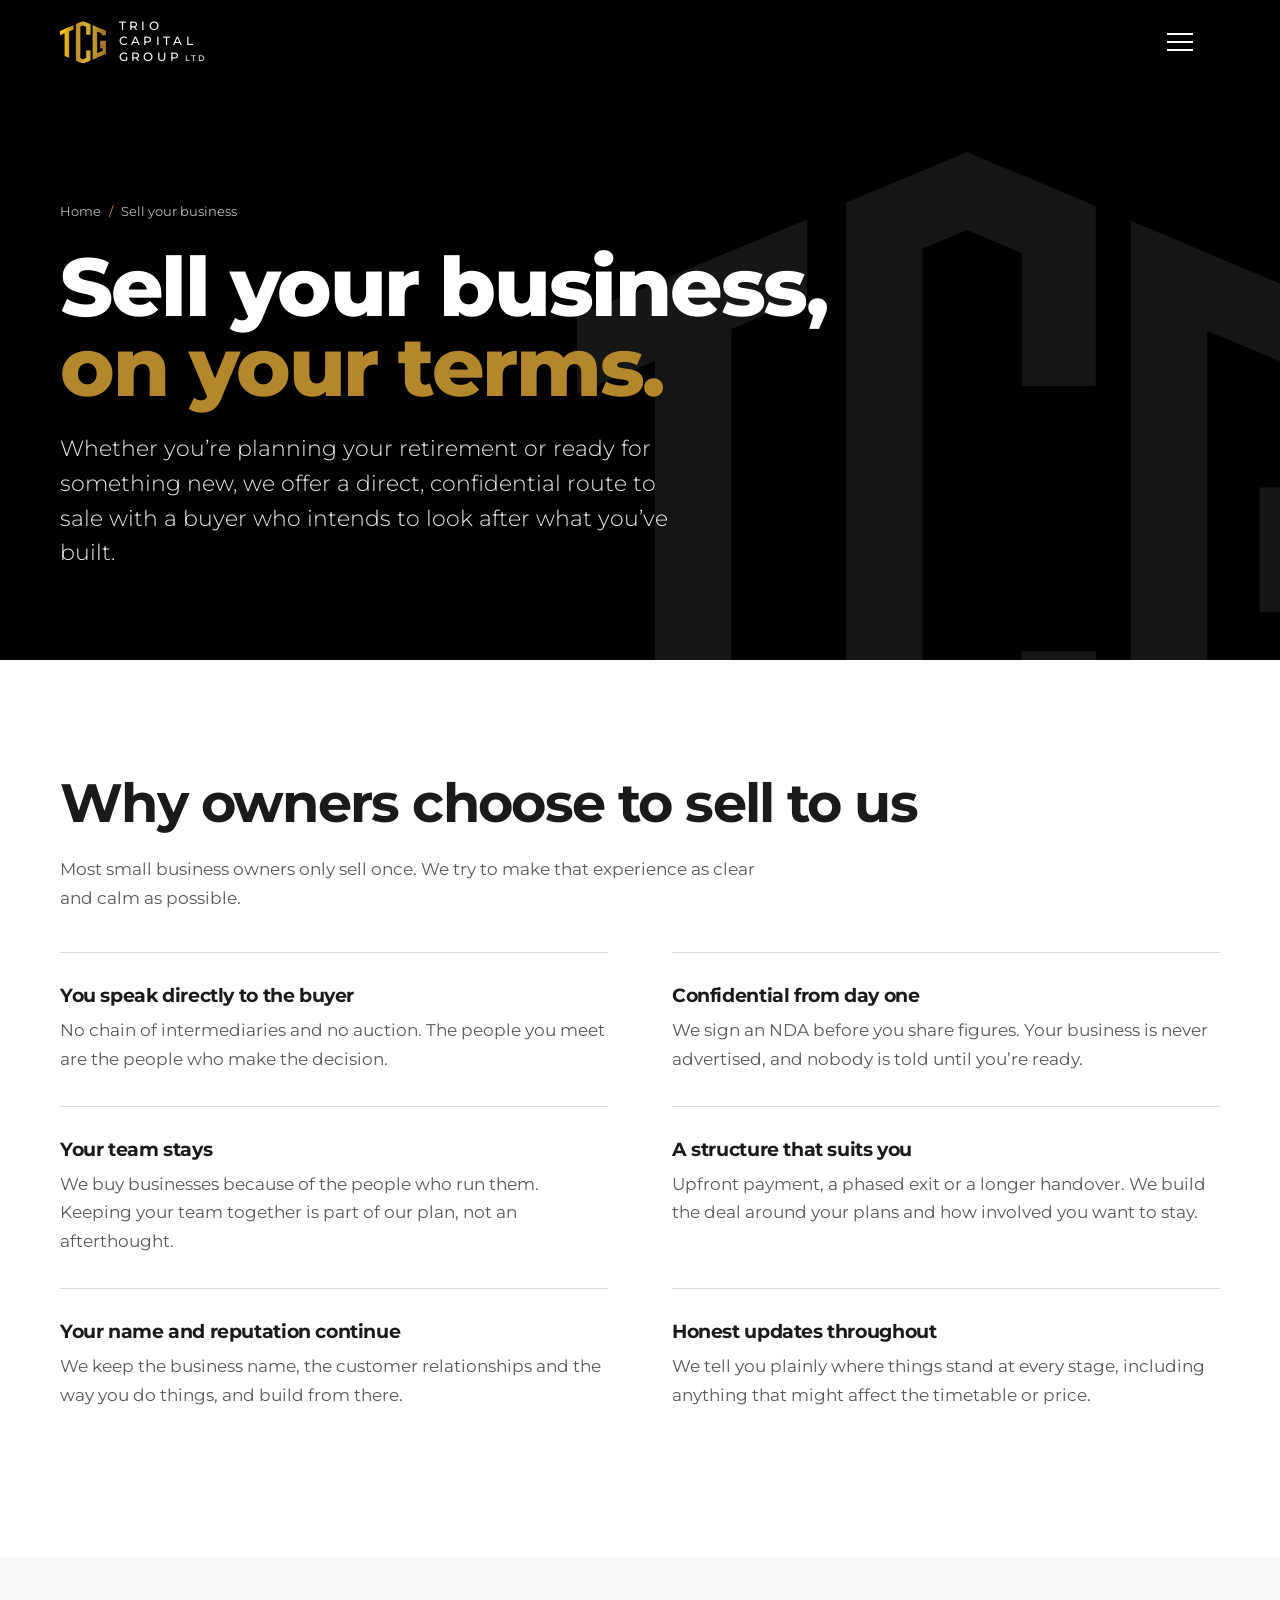
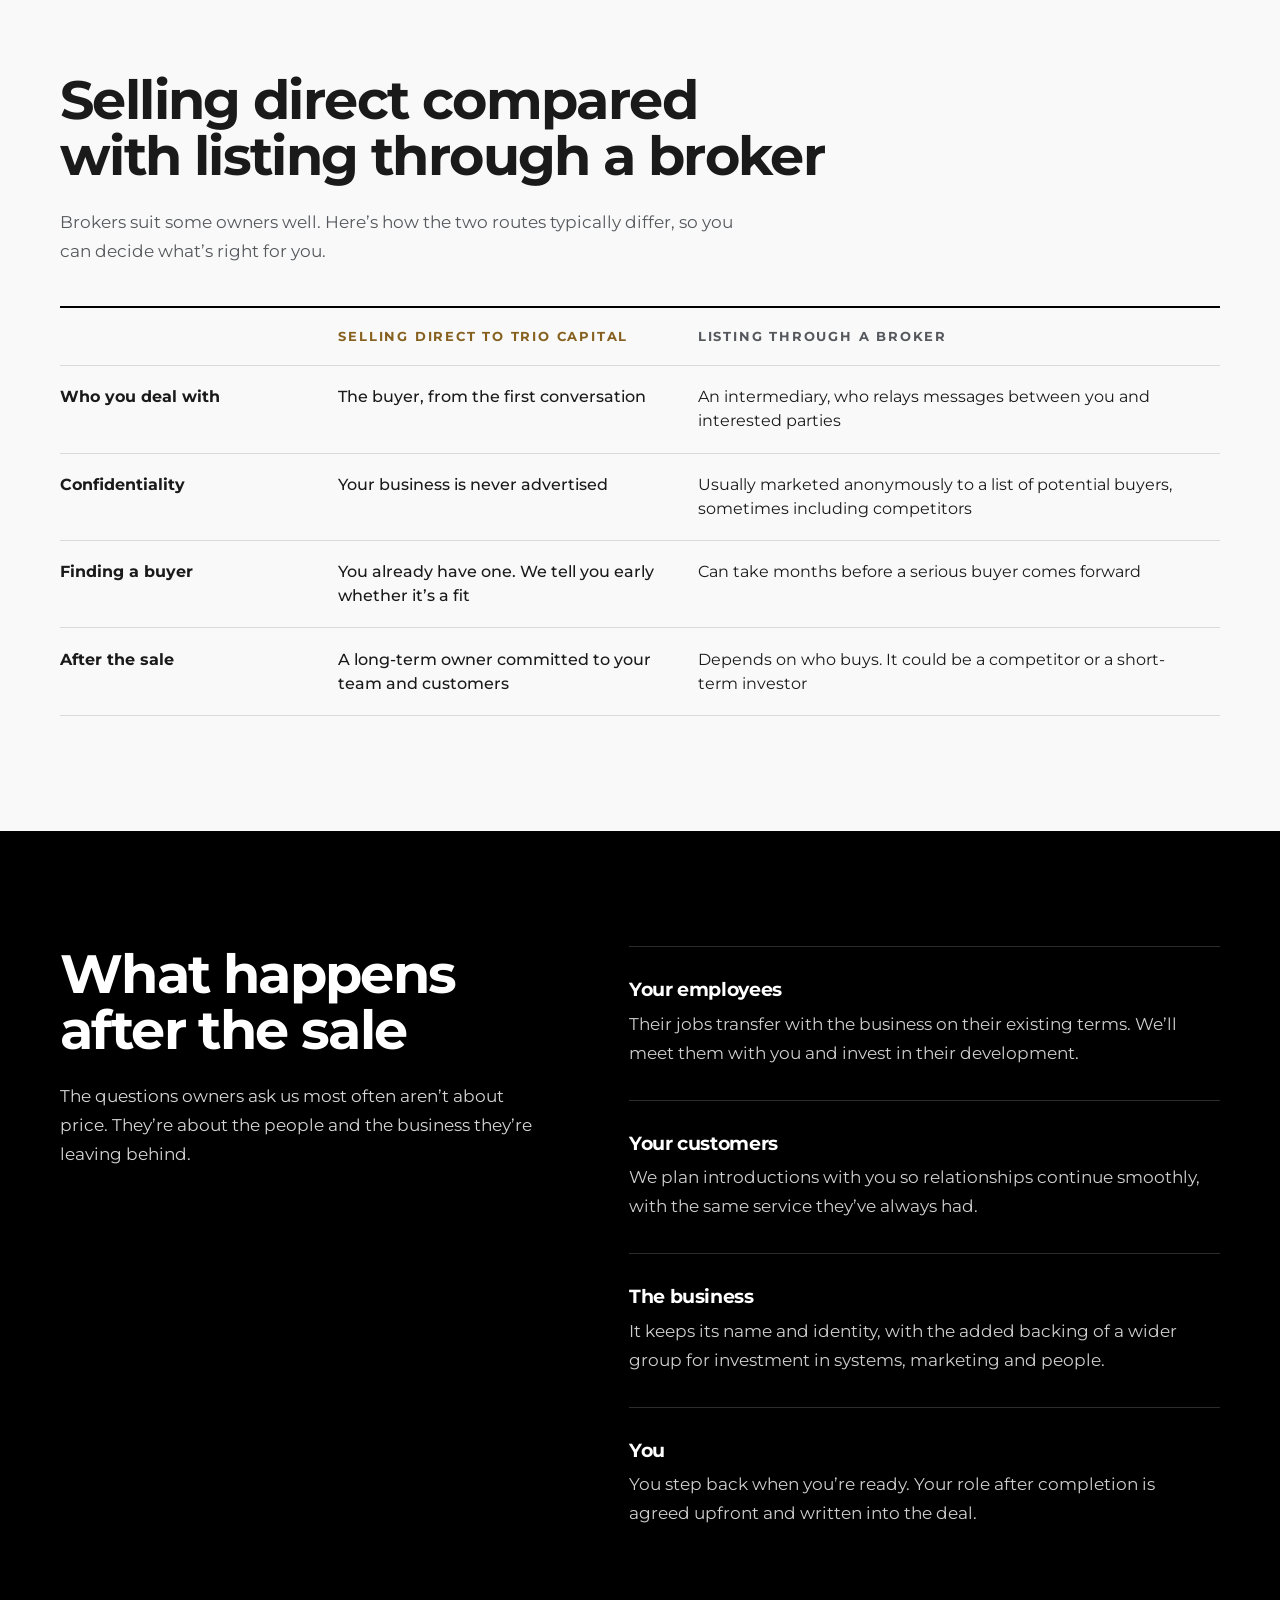
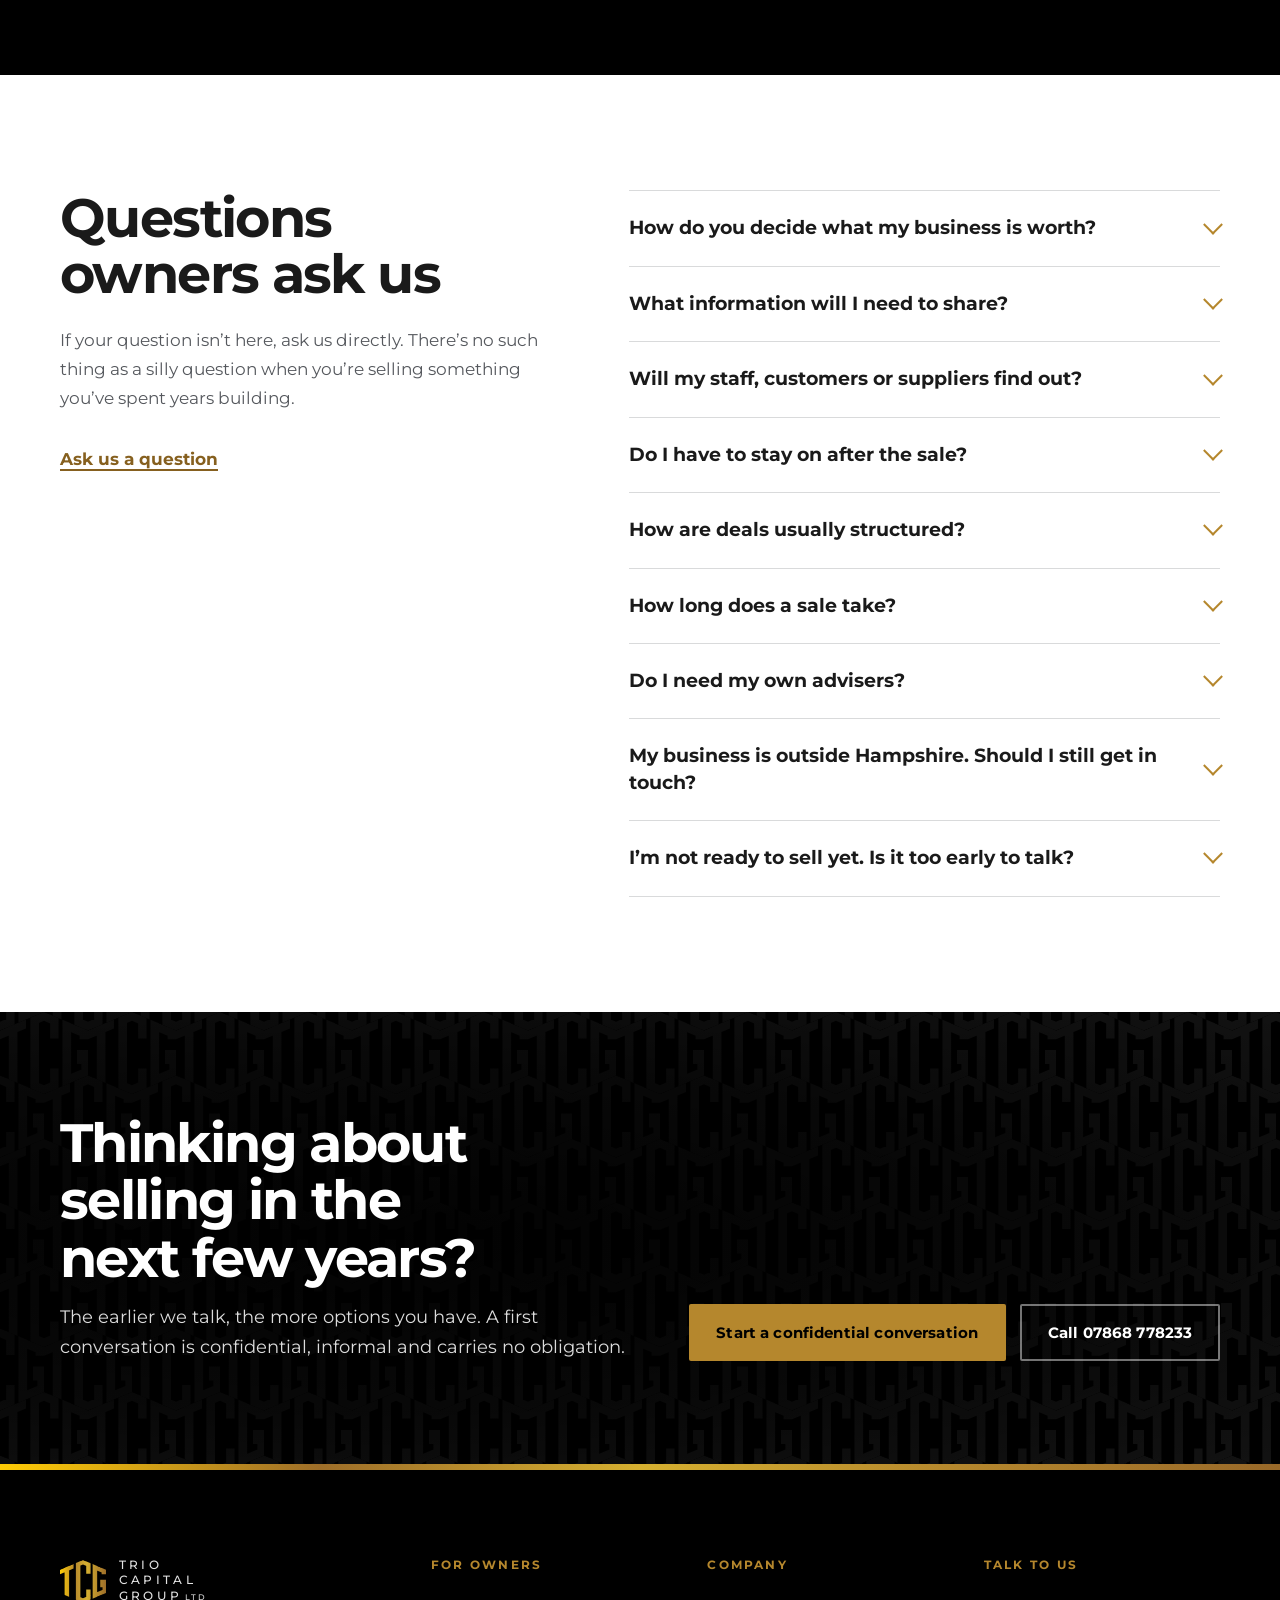
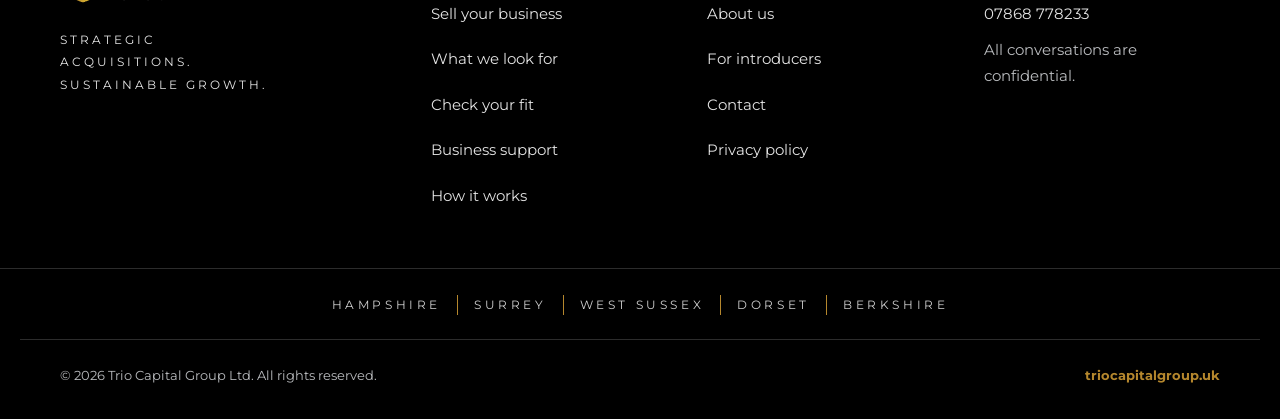
<file: sell-your-business.html>
<!DOCTYPE html>
<html lang="en-GB">
<head>
<meta charset="utf-8">
<script>document.documentElement.classList.add("js")</script>
<meta name="viewport" content="width=device-width, initial-scale=1">
<title>Sell Your Business | Trio Capital Group</title>
<meta name="description" content="Selling your small business in Hampshire or the South? Deal directly with the buyer. Confidential from day one, with your team and your legacy protected.">
<link rel="canonical" href="https://triocapitalgroup.uk/sell-your-business">
<meta name="theme-color" content="#000000">
<meta property="og:type" content="website">
<meta property="og:site_name" content="Trio Capital Group">
<meta property="og:title" content="Sell Your Business | Trio Capital Group">
<meta property="og:description" content="Selling your small business in Hampshire or the South? Deal directly with the buyer. Confidential from day one, with your team and your legacy protected.">
<meta property="og:url" content="https://triocapitalgroup.uk/sell-your-business">
<meta property="og:image" content="https://triocapitalgroup.uk/og-image.jpg">
<meta property="og:image:width" content="1200">
<meta property="og:image:height" content="630">
<meta property="og:locale" content="en_GB">
<meta name="twitter:card" content="summary_large_image">
<link rel="icon" href="/favicon.svg" type="image/svg+xml">
<link rel="icon" href="/favicon-32.png" sizes="32x32" type="image/png">
<link rel="apple-touch-icon" href="/apple-touch-icon.png">
<link rel="preconnect" href="https://fonts.googleapis.com">
<link rel="preconnect" href="https://fonts.gstatic.com" crossorigin>
<link href="https://fonts.googleapis.com/css2?family=Montserrat:wght@300;400;500;700;800&display=swap" rel="stylesheet">
<link rel="stylesheet" href="/style.css">
<script type="application/ld+json">{"@context": "https://schema.org", "@type": "Organization", "name": "Trio Capital Group Ltd", "url": "https://triocapitalgroup.uk", "logo": "https://triocapitalgroup.uk/logo-mark.svg", "slogan": "Strategic acquisitions. Sustainable growth.", "description": "Trio Capital Group acquires and grows profitable, management-led micro businesses across Hampshire and the surrounding area.", "areaServed": [{"@type": "AdministrativeArea", "name": "Hampshire"}, {"@type": "AdministrativeArea", "name": "Surrey"}, {"@type": "AdministrativeArea", "name": "West Sussex"}, {"@type": "AdministrativeArea", "name": "Dorset"}, {"@type": "AdministrativeArea", "name": "Berkshire"}], "contactPoint": {"@type": "ContactPoint", "telephone": "+447868778233", "contactType": "Business acquisitions", "areaServed": "GB"}}</script>
<script type="application/ld+json">{"@context": "https://schema.org", "@type": "FAQPage", "mainEntity": [{"@type": "Question", "name": "How do you decide what my business is worth?", "acceptedAnswer": {"@type": "Answer", "text": "We look mainly at sustainable profit: what the business reliably earns once one-off costs and owner-specific expenses are adjusted for. We also consider cash flow, how dependent the business is on you personally, customer concentration, the strength of the team and future prospects. When we make an offer, we explain how we arrived at it."}}, {"@type": "Question", "name": "What information will I need to share?", "acceptedAnswer": {"@type": "Answer", "text": "At the start, nothing more than a conversation. Once a non-disclosure agreement is in place, we'll usually ask for the last three years of accounts, recent management figures and an overview of the team, customers and suppliers. If your records aren't perfect, that's common in smaller businesses and we can work through it with you."}}, {"@type": "Question", "name": "Will my staff, customers or suppliers find out?", "acceptedAnswer": {"@type": "Answer", "text": "Not unless you decide they should. We treat every conversation as confidential and sign an NDA before you share any figures. We agree together when and how the team and key customers are told, which is usually close to or at completion."}}, {"@type": "Question", "name": "Do I have to stay on after the sale?", "acceptedAnswer": {"@type": "Answer", "text": "That's up to you and part of what we agree in the offer. Some owners want a short handover of a few weeks; others prefer to stay on part-time or in an advisory role for longer. Where a business relies heavily on the owner, a longer transition protects its value for everyone."}}, {"@type": "Question", "name": "How are deals usually structured?", "acceptedAnswer": {"@type": "Answer", "text": "Every deal is different. Payment may be made in full at completion, or split between an upfront amount and later payments. We'll set out the structure clearly and encourage you to take advice from your own accountant on the tax position."}}, {"@type": "Question", "name": "How long does a sale take?", "acceptedAnswer": {"@type": "Answer", "text": "For businesses of this size, completing a sale typically takes a few months from agreeing an offer, depending mainly on how quickly information can be gathered and how the legal work progresses. We'll give you a realistic timetable at the offer stage."}}, {"@type": "Question", "name": "Do I need my own advisers?", "acceptedAnswer": {"@type": "Answer", "text": "Yes. We recommend you appoint an accountant and a solicitor with experience of business sales. They'll protect your interests, and in our experience it makes the whole process smoother for both sides."}}, {"@type": "Question", "name": "My business is outside Hampshire. Should I still get in touch?", "acceptedAnswer": {"@type": "Answer", "text": "Our focus is Hampshire, Surrey, West Sussex, Dorset and Berkshire. If you're just outside these counties, we're still happy to talk."}}, {"@type": "Question", "name": "I'm not ready to sell yet. Is it too early to talk?", "acceptedAnswer": {"@type": "Answer", "text": "Not at all. Many owners get in touch one to three years before they want to sell. An early conversation gives you time to prepare and often leads to a better outcome."}}]}</script>
</head>
<body>
<a class="skip-link" href="#main">Skip to content</a>
<header class="site-header">
  <div class="wrap nav">
    <a class="brand" href="/" aria-label="Trio Capital Group Ltd, home"><svg class="brand-mark" viewBox="0 0 100 93" aria-hidden="true" xmlns="http://www.w3.org/2000/svg"><defs><clipPath id="hmc"><polygon points="50,0 100,21 100,72 50,93 0,72 0,21"/></clipPath><linearGradient id="hm" x1="0" x2="1" y1="0" y2="0"><stop offset="0" stop-color="#ffcc05"/><stop offset=".32" stop-color="#b5872d"/><stop offset=".58" stop-color="#d6b030"/><stop offset="1" stop-color="#9e6e29"/></linearGradient></defs><path clip-path="url(#hmc)" fill="url(#hm)" d="M0.00,21.00 L29.50,8.61 L29.50,18.61 L0.00,31.00Z M10.00,0.00 L19.80,0.00 L19.80,93.00 L10.00,93.00Z M34.50,0.00 L44.30,0.00 L44.30,93.00 L34.50,93.00Z M34.50,6.51 L50.00,0.00 L66.50,6.93 L66.50,16.93 L50.00,10.00 L34.50,16.51Z M57.00,0.00 L66.50,0.00 L66.50,30.00 L57.00,30.00Z M34.50,76.49 L50.00,83.00 L66.50,76.07 L66.50,86.07 L50.00,93.00 L34.50,86.49Z M57.00,64.00 L66.50,64.00 L66.50,93.00 L57.00,93.00Z M71.00,0.00 L80.80,0.00 L80.80,93.00 L71.00,93.00Z M71.00,8.82 L100.00,21.00 L100.00,31.00 L71.00,18.82Z M90.50,0.00 L100.00,0.00 L100.00,31.00 L90.50,31.00Z M71.00,74.18 L100.00,62.00 L100.00,72.00 L71.00,84.18Z M87.50,43.00 L100.00,43.00 L100.00,48.00 L87.50,48.00Z M87.50,43.00 L92.50,43.00 L92.50,59.00 L87.50,59.00Z M92.50,43.00 L100.00,43.00 L100.00,93.00 L92.50,93.00Z"/></svg><span class="brand-word" aria-hidden="true"><span>TRIO</span><span>CAPITAL</span><span>GROUP<small>LTD</small></span></span></a>
    <button class="nav-toggle" type="button" aria-expanded="false" aria-controls="nav-links"><span></span><span class="sr-only">Menu</span></button>
    <nav aria-label="Main">
      <ul class="nav-links" id="nav-links">
        <li><a href="/sell-your-business" aria-current="page">Sell your business</a></li><li><a href="/business-services">Business support</a></li><li><a href="/what-we-look-for">What we look for</a></li><li><a href="/how-it-works">How it works</a></li><li><a href="/about">About us</a></li><li><a href="/introducers">Introducers</a></li>
        <li><a class="btn btn-gold" href="/contact">Start a conversation</a></li>
      </ul>
    </nav>
  </div>
</header>
<main id="main">
<section class="page-hero">
  <svg class="giant-mark" viewBox="0 0 100 93" aria-hidden="true" xmlns="http://www.w3.org/2000/svg"><defs><clipPath id="gmc"><polygon points="50,0 100,21 100,72 50,93 0,72 0,21"/></clipPath></defs><path clip-path="url(#gmc)" d="M0.00,21.00 L29.50,8.61 L29.50,18.61 L0.00,31.00Z M10.00,0.00 L19.80,0.00 L19.80,93.00 L10.00,93.00Z M34.50,0.00 L44.30,0.00 L44.30,93.00 L34.50,93.00Z M34.50,6.51 L50.00,0.00 L66.50,6.93 L66.50,16.93 L50.00,10.00 L34.50,16.51Z M57.00,0.00 L66.50,0.00 L66.50,30.00 L57.00,30.00Z M34.50,76.49 L50.00,83.00 L66.50,76.07 L66.50,86.07 L50.00,93.00 L34.50,86.49Z M57.00,64.00 L66.50,64.00 L66.50,93.00 L57.00,93.00Z M71.00,0.00 L80.80,0.00 L80.80,93.00 L71.00,93.00Z M71.00,8.82 L100.00,21.00 L100.00,31.00 L71.00,18.82Z M90.50,0.00 L100.00,0.00 L100.00,31.00 L90.50,31.00Z M71.00,74.18 L100.00,62.00 L100.00,72.00 L71.00,84.18Z M87.50,43.00 L100.00,43.00 L100.00,48.00 L87.50,48.00Z M87.50,43.00 L92.50,43.00 L92.50,59.00 L87.50,59.00Z M92.50,43.00 L100.00,43.00 L100.00,93.00 L92.50,93.00Z"/></svg>
  <div class="wrap page-hero-inner">
    <p class="crumbs"><a href="/">Home</a><span aria-hidden="true">/</span>Sell your business</p>
    <h1>Sell your business, <span class="gold">on your terms.</span></h1>
    <p class="lead">Whether you&rsquo;re planning your retirement or ready for something new, we offer a direct, confidential route to sale with a buyer who intends to look after what you&rsquo;ve built.</p>
  </div>
</section>

<section class="sec">
  <div class="wrap">
    <h2 class="h2">Why owners choose to sell to us</h2>
    <p class="measure muted" style="margin-bottom:2.5rem">Most small business owners only sell once. We try to make that experience as clear and calm as possible.</p>
    <div class="points">
      <div class="point"><h3>You speak directly to the buyer</h3><p>No chain of intermediaries and no auction. The people you meet are the people who make the decision.</p></div>
      <div class="point"><h3>Confidential from day one</h3><p>We sign an NDA before you share figures. Your business is never advertised, and nobody is told until you&rsquo;re ready.</p></div>
      <div class="point"><h3>Your team stays</h3><p>We buy businesses because of the people who run them. Keeping your team together is part of our plan, not an afterthought.</p></div>
      <div class="point"><h3>A structure that suits you</h3><p>Upfront payment, a phased exit or a longer handover. We build the deal around your plans and how involved you want to stay.</p></div>
      <div class="point"><h3>Your name and reputation continue</h3><p>We keep the business name, the customer relationships and the way you do things, and build from there.</p></div>
      <div class="point"><h3>Honest updates throughout</h3><p>We tell you plainly where things stand at every stage, including anything that might affect the timetable or price.</p></div>
    </div>
  </div>
</section>

<section class="sec sec-paper" aria-labelledby="compare-title">
  <div class="wrap">
    <h2 class="h2" id="compare-title">Selling direct compared with listing through a broker</h2>
    <p class="measure muted" style="margin-bottom:2.5rem">Brokers suit some owners well. Here&rsquo;s how the two routes typically differ, so you can decide what&rsquo;s right for you.</p>
    <div class="table-scroll" tabindex="0" role="region" aria-labelledby="compare-title">
      <table class="compare">
        <thead><tr><th scope="col"><span class="sr-only">Consideration</span></th><th scope="col" class="us">Selling direct to Trio Capital</th><th scope="col">Listing through a broker</th></tr></thead>
        <tbody>
          <tr><th scope="row">Who you deal with</th><td class="us">The buyer, from the first conversation</td><td>An intermediary, who relays messages between you and interested parties</td></tr>
          <tr><th scope="row">Confidentiality</th><td class="us">Your business is never advertised</td><td>Usually marketed anonymously to a list of potential buyers, sometimes including competitors</td></tr>
          <tr><th scope="row">Finding a buyer</th><td class="us">You already have one. We tell you early whether it&rsquo;s a fit</td><td>Can take months before a serious buyer comes forward</td></tr>
          <tr><th scope="row">After the sale</th><td class="us">A long-term owner committed to your team and customers</td><td>Depends on who buys. It could be a competitor or a short-term investor</td></tr>
        </tbody>
      </table>
    </div>
  </div>
</section>

<section class="sec sec-dark on-dark" aria-labelledby="after-title">
  <div class="wrap split">
    <div>
      <h2 class="h2" id="after-title">What happens after the sale</h2>
      <p>The questions owners ask us most often aren&rsquo;t about price. They&rsquo;re about the people and the business they&rsquo;re leaving behind.</p>
    </div>
    <div class="points" style="grid-template-columns:1fr">
      <div class="point"><h3>Your employees</h3><p>Their jobs transfer with the business on their existing terms. We&rsquo;ll meet them with you and invest in their development.</p></div>
      <div class="point"><h3>Your customers</h3><p>We plan introductions with you so relationships continue smoothly, with the same service they&rsquo;ve always had.</p></div>
      <div class="point"><h3>The business</h3><p>It keeps its name and identity, with the added backing of a wider group for investment in systems, marketing and people.</p></div>
      <div class="point"><h3>You</h3><p>You step back when you&rsquo;re ready. Your role after completion is agreed upfront and written into the deal.</p></div>
    </div>
  </div>
</section>

<section class="sec" aria-labelledby="faq-title">
  <div class="wrap split">
    <div>
      <h2 class="h2" id="faq-title">Questions owners ask us</h2>
      <p class="muted">If your question isn&rsquo;t here, ask us directly. There&rsquo;s no such thing as a silly question when you&rsquo;re selling something you&rsquo;ve spent years building.</p>
      <p class="mt-2"><a class="text-link" href="/contact">Ask us a question</a></p>
    </div>
    <div class="faq"><details><summary>How do you decide what my business is worth?</summary><div class="answer"><p>We look mainly at sustainable profit: what the business reliably earns once one-off costs and owner-specific expenses are adjusted for. We also consider cash flow, how dependent the business is on you personally, customer concentration, the strength of the team and future prospects. When we make an offer, we explain how we arrived at it.</p></div></details><details><summary>What information will I need to share?</summary><div class="answer"><p>At the start, nothing more than a conversation. Once a non-disclosure agreement is in place, we&rsquo;ll usually ask for the last three years of accounts, recent management figures and an overview of the team, customers and suppliers. If your records aren&rsquo;t perfect, that&rsquo;s common in smaller businesses and we can work through it with you.</p></div></details><details><summary>Will my staff, customers or suppliers find out?</summary><div class="answer"><p>Not unless you decide they should. We treat every conversation as confidential and sign an NDA before you share any figures. We agree together when and how the team and key customers are told, which is usually close to or at completion.</p></div></details><details><summary>Do I have to stay on after the sale?</summary><div class="answer"><p>That&rsquo;s up to you and part of what we agree in the offer. Some owners want a short handover of a few weeks; others prefer to stay on part-time or in an advisory role for longer. Where a business relies heavily on the owner, a longer transition protects its value for everyone.</p></div></details><details><summary>How are deals usually structured?</summary><div class="answer"><p>Every deal is different. Payment may be made in full at completion, or split between an upfront amount and later payments. We&rsquo;ll set out the structure clearly and encourage you to take advice from your own accountant on the tax position.</p></div></details><details><summary>How long does a sale take?</summary><div class="answer"><p>For businesses of this size, completing a sale typically takes a few months from agreeing an offer, depending mainly on how quickly information can be gathered and how the legal work progresses. We&rsquo;ll give you a realistic timetable at the offer stage.</p></div></details><details><summary>Do I need my own advisers?</summary><div class="answer"><p>Yes. We recommend you appoint an accountant and a solicitor with experience of business sales. They&rsquo;ll protect your interests, and in our experience it makes the whole process smoother for both sides.</p></div></details><details><summary>My business is outside Hampshire. Should I still get in touch?</summary><div class="answer"><p>Our focus is Hampshire, Surrey, West Sussex, Dorset and Berkshire. If you&rsquo;re just outside these counties, we&rsquo;re still happy to talk.</p></div></details><details><summary>I&rsquo;m not ready to sell yet. Is it too early to talk?</summary><div class="answer"><p>Not at all. Many owners get in touch one to three years before they want to sell. An early conversation gives you time to prepare and often leads to a better outcome.</p></div></details></div>
  </div>
</section>
<section class="cta-band">
  <div class="wrap cta-inner">
    <div>
      <h2>Thinking about selling in the next few years?</h2>
      <p>The earlier we talk, the more options you have. A first conversation is confidential, informal and carries no obligation.</p>
    </div>
    <div class="btn-row">
      <a class="btn btn-gold" href="/contact">Start a confidential conversation</a>
      <a class="btn btn-ghost" href="tel:+447868778233">Call 07868 778233</a>
    </div>
  </div>
</section>
<div class="gold-bar" aria-hidden="true"></div>
</main>
<footer class="site-footer">
  <div class="wrap footer-top">
    <div class="footer-brand">
      <a class="brand" href="/" aria-label="Trio Capital Group Ltd, home"><svg class="brand-mark" viewBox="0 0 100 93" aria-hidden="true" xmlns="http://www.w3.org/2000/svg"><defs><clipPath id="fmc"><polygon points="50,0 100,21 100,72 50,93 0,72 0,21"/></clipPath><linearGradient id="fm" x1="0" x2="1" y1="0" y2="0"><stop offset="0" stop-color="#ffcc05"/><stop offset=".32" stop-color="#b5872d"/><stop offset=".58" stop-color="#d6b030"/><stop offset="1" stop-color="#9e6e29"/></linearGradient></defs><path clip-path="url(#fmc)" fill="url(#fm)" d="M0.00,21.00 L29.50,8.61 L29.50,18.61 L0.00,31.00Z M10.00,0.00 L19.80,0.00 L19.80,93.00 L10.00,93.00Z M34.50,0.00 L44.30,0.00 L44.30,93.00 L34.50,93.00Z M34.50,6.51 L50.00,0.00 L66.50,6.93 L66.50,16.93 L50.00,10.00 L34.50,16.51Z M57.00,0.00 L66.50,0.00 L66.50,30.00 L57.00,30.00Z M34.50,76.49 L50.00,83.00 L66.50,76.07 L66.50,86.07 L50.00,93.00 L34.50,86.49Z M57.00,64.00 L66.50,64.00 L66.50,93.00 L57.00,93.00Z M71.00,0.00 L80.80,0.00 L80.80,93.00 L71.00,93.00Z M71.00,8.82 L100.00,21.00 L100.00,31.00 L71.00,18.82Z M90.50,0.00 L100.00,0.00 L100.00,31.00 L90.50,31.00Z M71.00,74.18 L100.00,62.00 L100.00,72.00 L71.00,84.18Z M87.50,43.00 L100.00,43.00 L100.00,48.00 L87.50,48.00Z M87.50,43.00 L92.50,43.00 L92.50,59.00 L87.50,59.00Z M92.50,43.00 L100.00,43.00 L100.00,93.00 L92.50,93.00Z"/></svg><span class="brand-word" aria-hidden="true"><span>TRIO</span><span>CAPITAL</span><span>GROUP<small>LTD</small></span></span></a>
      <p class="footer-strap">Strategic acquisitions. Sustainable growth.</p>
    </div>
    <div>
      <h2>For owners</h2>
      <ul>
        <li><a href="/sell-your-business">Sell your business</a></li>
        <li><a href="/what-we-look-for">What we look for</a></li>
        <li><a href="/what-we-look-for#fit-checker">Check your fit</a></li>
        <li><a href="/business-services">Business support</a></li>
        <li><a href="/how-it-works">How it works</a></li>
      </ul>
    </div>
    <div>
      <h2>Company</h2>
      <ul>
        <li><a href="/about">About us</a></li>
        <li><a href="/introducers">For introducers</a></li>
        <li><a href="/contact">Contact</a></li>
        <li><a href="/privacy">Privacy policy</a></li>
      </ul>
    </div>
    <div>
      <h2>Talk to us</h2>
      <ul>
        <li><a href="tel:+447868778233">07868 778233</a></li>
        <li>All conversations are confidential.</li>
      </ul>
    </div>
  </div>
  <div class="footer-counties"><div class="wrap"><ul aria-label="Areas we cover"><li>Hampshire</li><li>Surrey</li><li>West Sussex</li><li>Dorset</li><li>Berkshire</li></ul></div></div>
  <div class="wrap footer-base">
    <span>&copy; <span data-year>2026</span> Trio Capital Group Ltd. All rights reserved.</span>
    <span class="site-url">triocapitalgroup.uk</span>
  </div>
</footer>
<script src="/main.js" defer></script>
</body>
</html>
</file>
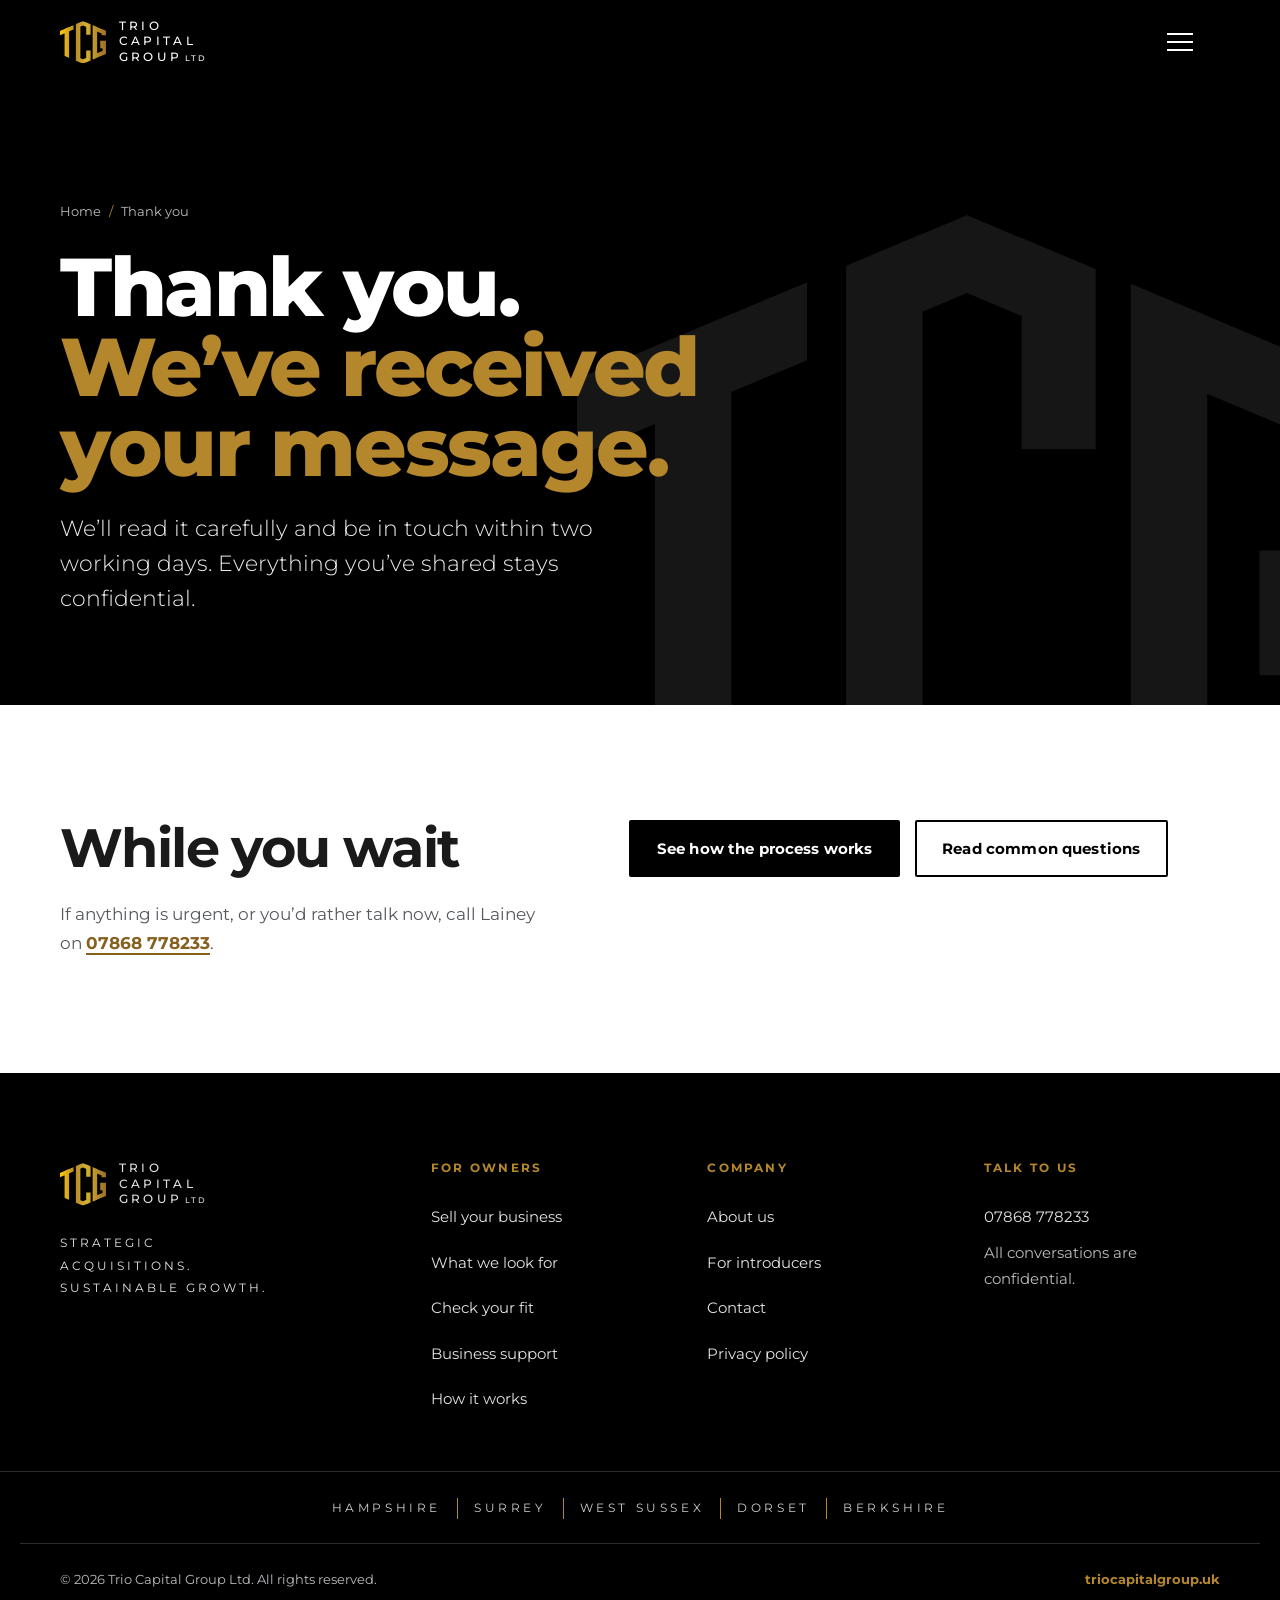
<file: thank-you.html>
<!DOCTYPE html>
<html lang="en-GB">
<head>
<meta charset="utf-8">
<script>document.documentElement.classList.add("js")</script>
<meta name="viewport" content="width=device-width, initial-scale=1">
<title>Thank You | Trio Capital Group</title>
<meta name="description" content="Thank you for getting in touch with Trio Capital Group.">
<link rel="canonical" href="https://triocapitalgroup.uk/thank-you">
<meta name="theme-color" content="#000000">
<meta property="og:type" content="website">
<meta property="og:site_name" content="Trio Capital Group">
<meta property="og:title" content="Thank You | Trio Capital Group">
<meta property="og:description" content="Thank you for getting in touch with Trio Capital Group.">
<meta property="og:url" content="https://triocapitalgroup.uk/thank-you">
<meta property="og:image" content="https://triocapitalgroup.uk/og-image.jpg">
<meta property="og:image:width" content="1200">
<meta property="og:image:height" content="630">
<meta property="og:locale" content="en_GB">
<meta name="twitter:card" content="summary_large_image">
<link rel="icon" href="/favicon.svg" type="image/svg+xml">
<link rel="icon" href="/favicon-32.png" sizes="32x32" type="image/png">
<link rel="apple-touch-icon" href="/apple-touch-icon.png">
<link rel="preconnect" href="https://fonts.googleapis.com">
<link rel="preconnect" href="https://fonts.gstatic.com" crossorigin>
<link href="https://fonts.googleapis.com/css2?family=Montserrat:wght@300;400;500;700;800&display=swap" rel="stylesheet">
<link rel="stylesheet" href="/style.css">
<script type="application/ld+json">{"@context": "https://schema.org", "@type": "Organization", "name": "Trio Capital Group Ltd", "url": "https://triocapitalgroup.uk", "logo": "https://triocapitalgroup.uk/logo-mark.svg", "slogan": "Strategic acquisitions. Sustainable growth.", "description": "Trio Capital Group acquires and grows profitable, management-led micro businesses across Hampshire and the surrounding area.", "areaServed": [{"@type": "AdministrativeArea", "name": "Hampshire"}, {"@type": "AdministrativeArea", "name": "Surrey"}, {"@type": "AdministrativeArea", "name": "West Sussex"}, {"@type": "AdministrativeArea", "name": "Dorset"}, {"@type": "AdministrativeArea", "name": "Berkshire"}], "contactPoint": {"@type": "ContactPoint", "telephone": "+447868778233", "contactType": "Business acquisitions", "areaServed": "GB"}}</script>
<meta name="robots" content="noindex">
</head>
<body>
<a class="skip-link" href="#main">Skip to content</a>
<header class="site-header">
  <div class="wrap nav">
    <a class="brand" href="/" aria-label="Trio Capital Group Ltd, home"><svg class="brand-mark" viewBox="0 0 100 93" aria-hidden="true" xmlns="http://www.w3.org/2000/svg"><defs><clipPath id="hmc"><polygon points="50,0 100,21 100,72 50,93 0,72 0,21"/></clipPath><linearGradient id="hm" x1="0" x2="1" y1="0" y2="0"><stop offset="0" stop-color="#ffcc05"/><stop offset=".32" stop-color="#b5872d"/><stop offset=".58" stop-color="#d6b030"/><stop offset="1" stop-color="#9e6e29"/></linearGradient></defs><path clip-path="url(#hmc)" fill="url(#hm)" d="M0.00,21.00 L29.50,8.61 L29.50,18.61 L0.00,31.00Z M10.00,0.00 L19.80,0.00 L19.80,93.00 L10.00,93.00Z M34.50,0.00 L44.30,0.00 L44.30,93.00 L34.50,93.00Z M34.50,6.51 L50.00,0.00 L66.50,6.93 L66.50,16.93 L50.00,10.00 L34.50,16.51Z M57.00,0.00 L66.50,0.00 L66.50,30.00 L57.00,30.00Z M34.50,76.49 L50.00,83.00 L66.50,76.07 L66.50,86.07 L50.00,93.00 L34.50,86.49Z M57.00,64.00 L66.50,64.00 L66.50,93.00 L57.00,93.00Z M71.00,0.00 L80.80,0.00 L80.80,93.00 L71.00,93.00Z M71.00,8.82 L100.00,21.00 L100.00,31.00 L71.00,18.82Z M90.50,0.00 L100.00,0.00 L100.00,31.00 L90.50,31.00Z M71.00,74.18 L100.00,62.00 L100.00,72.00 L71.00,84.18Z M87.50,43.00 L100.00,43.00 L100.00,48.00 L87.50,48.00Z M87.50,43.00 L92.50,43.00 L92.50,59.00 L87.50,59.00Z M92.50,43.00 L100.00,43.00 L100.00,93.00 L92.50,93.00Z"/></svg><span class="brand-word" aria-hidden="true"><span>TRIO</span><span>CAPITAL</span><span>GROUP<small>LTD</small></span></span></a>
    <button class="nav-toggle" type="button" aria-expanded="false" aria-controls="nav-links"><span></span><span class="sr-only">Menu</span></button>
    <nav aria-label="Main">
      <ul class="nav-links" id="nav-links">
        <li><a href="/sell-your-business">Sell your business</a></li><li><a href="/business-services">Business support</a></li><li><a href="/what-we-look-for">What we look for</a></li><li><a href="/how-it-works">How it works</a></li><li><a href="/about">About us</a></li><li><a href="/introducers">Introducers</a></li>
        <li><a class="btn btn-gold" href="/contact">Start a conversation</a></li>
      </ul>
    </nav>
  </div>
</header>
<main id="main">
<section class="page-hero">
  <svg class="giant-mark" viewBox="0 0 100 93" aria-hidden="true" xmlns="http://www.w3.org/2000/svg"><defs><clipPath id="gmc"><polygon points="50,0 100,21 100,72 50,93 0,72 0,21"/></clipPath></defs><path clip-path="url(#gmc)" d="M0.00,21.00 L29.50,8.61 L29.50,18.61 L0.00,31.00Z M10.00,0.00 L19.80,0.00 L19.80,93.00 L10.00,93.00Z M34.50,0.00 L44.30,0.00 L44.30,93.00 L34.50,93.00Z M34.50,6.51 L50.00,0.00 L66.50,6.93 L66.50,16.93 L50.00,10.00 L34.50,16.51Z M57.00,0.00 L66.50,0.00 L66.50,30.00 L57.00,30.00Z M34.50,76.49 L50.00,83.00 L66.50,76.07 L66.50,86.07 L50.00,93.00 L34.50,86.49Z M57.00,64.00 L66.50,64.00 L66.50,93.00 L57.00,93.00Z M71.00,0.00 L80.80,0.00 L80.80,93.00 L71.00,93.00Z M71.00,8.82 L100.00,21.00 L100.00,31.00 L71.00,18.82Z M90.50,0.00 L100.00,0.00 L100.00,31.00 L90.50,31.00Z M71.00,74.18 L100.00,62.00 L100.00,72.00 L71.00,84.18Z M87.50,43.00 L100.00,43.00 L100.00,48.00 L87.50,48.00Z M87.50,43.00 L92.50,43.00 L92.50,59.00 L87.50,59.00Z M92.50,43.00 L100.00,43.00 L100.00,93.00 L92.50,93.00Z"/></svg>
  <div class="wrap page-hero-inner">
    <p class="crumbs"><a href="/">Home</a><span aria-hidden="true">/</span>Thank you</p>
    <h1>Thank you. <span class="gold">We&rsquo;ve received your message.</span></h1>
    <p class="lead">We&rsquo;ll read it carefully and be in touch within two working days. Everything you&rsquo;ve shared stays confidential.</p>
  </div>
</section>

<section class="sec">
  <div class="wrap split">
    <div>
      <h2 class="h2">While you wait</h2>
      <p class="muted">If anything is urgent, or you&rsquo;d rather talk now, call Lainey on <a class="text-link" href="tel:+447868778233">07868 778233</a>.</p>
    </div>
    <div class="btn-row">
      <a class="btn btn-dark" href="/how-it-works">See how the process works</a>
      <a class="btn btn-line" href="/sell-your-business">Read common questions</a>
    </div>
  </div>
</section>
</main>
<footer class="site-footer">
  <div class="wrap footer-top">
    <div class="footer-brand">
      <a class="brand" href="/" aria-label="Trio Capital Group Ltd, home"><svg class="brand-mark" viewBox="0 0 100 93" aria-hidden="true" xmlns="http://www.w3.org/2000/svg"><defs><clipPath id="fmc"><polygon points="50,0 100,21 100,72 50,93 0,72 0,21"/></clipPath><linearGradient id="fm" x1="0" x2="1" y1="0" y2="0"><stop offset="0" stop-color="#ffcc05"/><stop offset=".32" stop-color="#b5872d"/><stop offset=".58" stop-color="#d6b030"/><stop offset="1" stop-color="#9e6e29"/></linearGradient></defs><path clip-path="url(#fmc)" fill="url(#fm)" d="M0.00,21.00 L29.50,8.61 L29.50,18.61 L0.00,31.00Z M10.00,0.00 L19.80,0.00 L19.80,93.00 L10.00,93.00Z M34.50,0.00 L44.30,0.00 L44.30,93.00 L34.50,93.00Z M34.50,6.51 L50.00,0.00 L66.50,6.93 L66.50,16.93 L50.00,10.00 L34.50,16.51Z M57.00,0.00 L66.50,0.00 L66.50,30.00 L57.00,30.00Z M34.50,76.49 L50.00,83.00 L66.50,76.07 L66.50,86.07 L50.00,93.00 L34.50,86.49Z M57.00,64.00 L66.50,64.00 L66.50,93.00 L57.00,93.00Z M71.00,0.00 L80.80,0.00 L80.80,93.00 L71.00,93.00Z M71.00,8.82 L100.00,21.00 L100.00,31.00 L71.00,18.82Z M90.50,0.00 L100.00,0.00 L100.00,31.00 L90.50,31.00Z M71.00,74.18 L100.00,62.00 L100.00,72.00 L71.00,84.18Z M87.50,43.00 L100.00,43.00 L100.00,48.00 L87.50,48.00Z M87.50,43.00 L92.50,43.00 L92.50,59.00 L87.50,59.00Z M92.50,43.00 L100.00,43.00 L100.00,93.00 L92.50,93.00Z"/></svg><span class="brand-word" aria-hidden="true"><span>TRIO</span><span>CAPITAL</span><span>GROUP<small>LTD</small></span></span></a>
      <p class="footer-strap">Strategic acquisitions. Sustainable growth.</p>
    </div>
    <div>
      <h2>For owners</h2>
      <ul>
        <li><a href="/sell-your-business">Sell your business</a></li>
        <li><a href="/what-we-look-for">What we look for</a></li>
        <li><a href="/what-we-look-for#fit-checker">Check your fit</a></li>
        <li><a href="/business-services">Business support</a></li>
        <li><a href="/how-it-works">How it works</a></li>
      </ul>
    </div>
    <div>
      <h2>Company</h2>
      <ul>
        <li><a href="/about">About us</a></li>
        <li><a href="/introducers">For introducers</a></li>
        <li><a href="/contact">Contact</a></li>
        <li><a href="/privacy">Privacy policy</a></li>
      </ul>
    </div>
    <div>
      <h2>Talk to us</h2>
      <ul>
        <li><a href="tel:+447868778233">07868 778233</a></li>
        <li>All conversations are confidential.</li>
      </ul>
    </div>
  </div>
  <div class="footer-counties"><div class="wrap"><ul aria-label="Areas we cover"><li>Hampshire</li><li>Surrey</li><li>West Sussex</li><li>Dorset</li><li>Berkshire</li></ul></div></div>
  <div class="wrap footer-base">
    <span>&copy; <span data-year>2026</span> Trio Capital Group Ltd. All rights reserved.</span>
    <span class="site-url">triocapitalgroup.uk</span>
  </div>
</footer>
<script src="/main.js" defer></script>
</body>
</html>
</file>
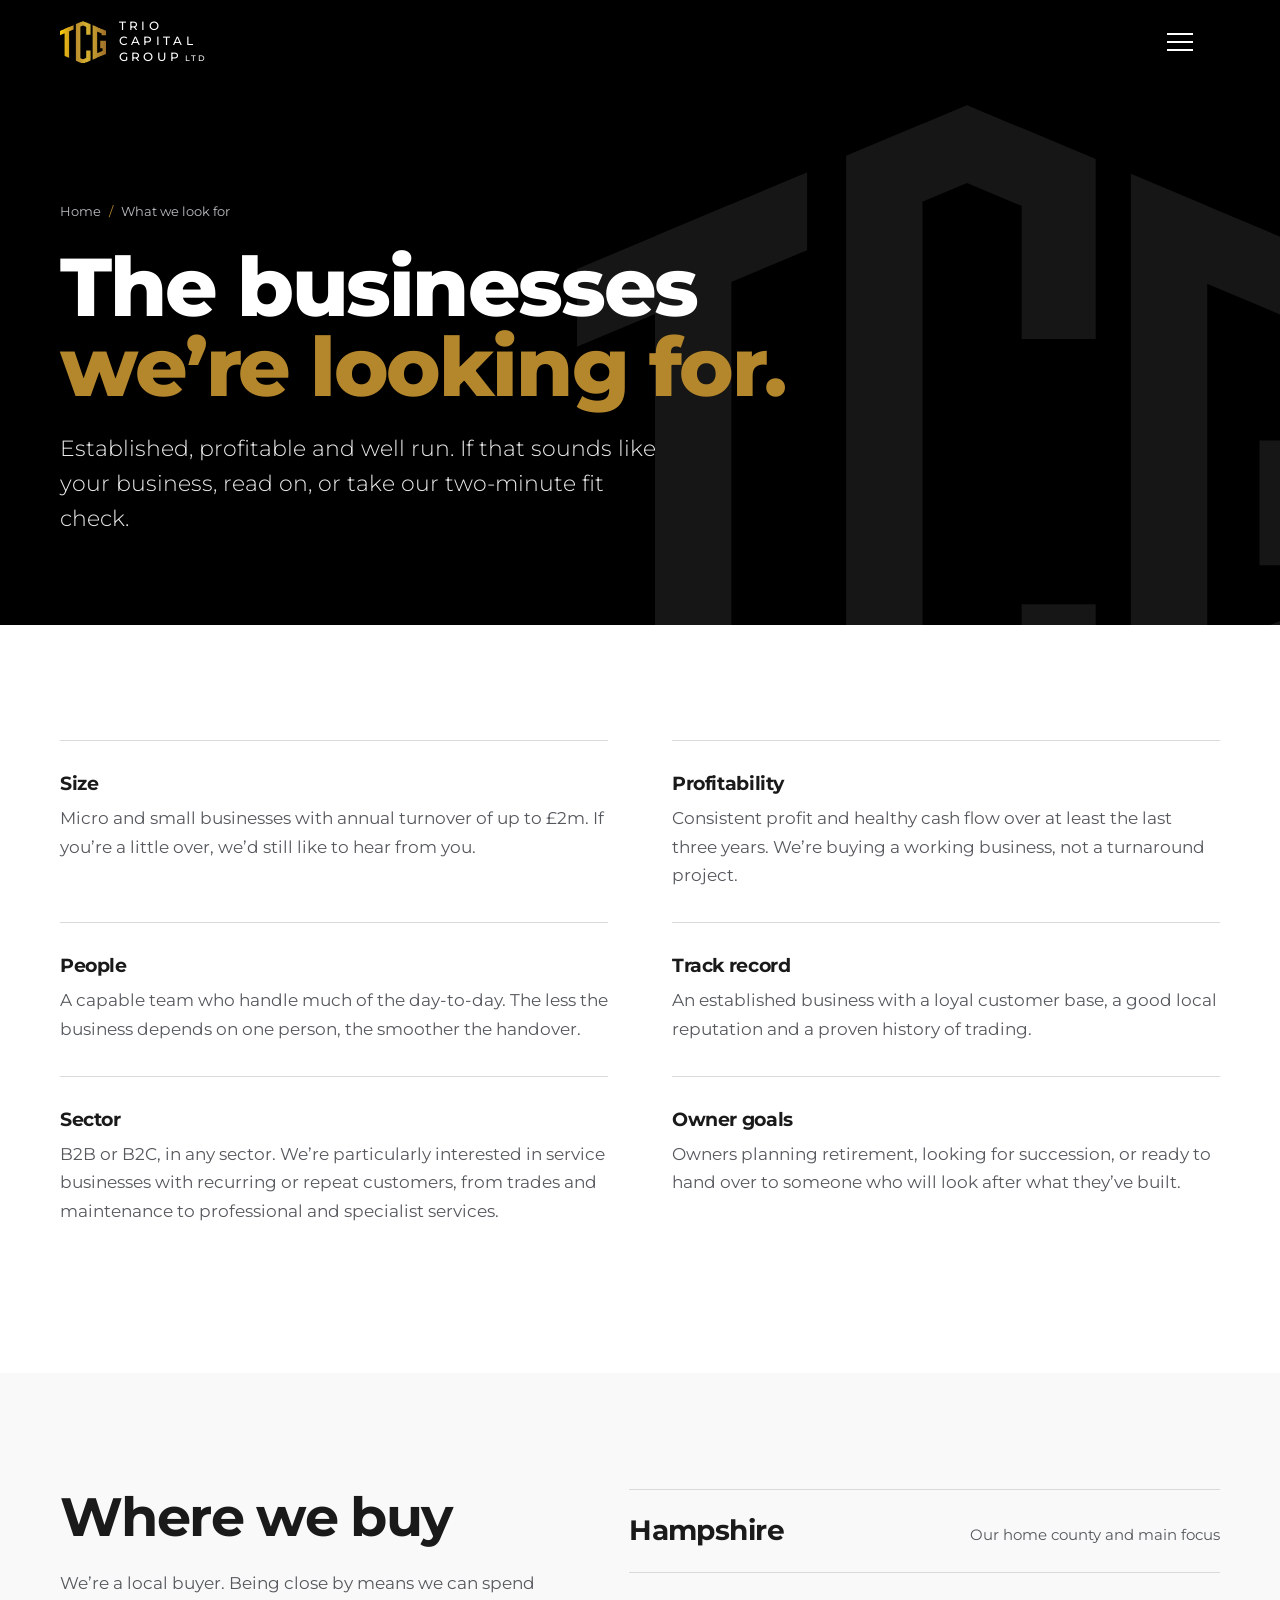
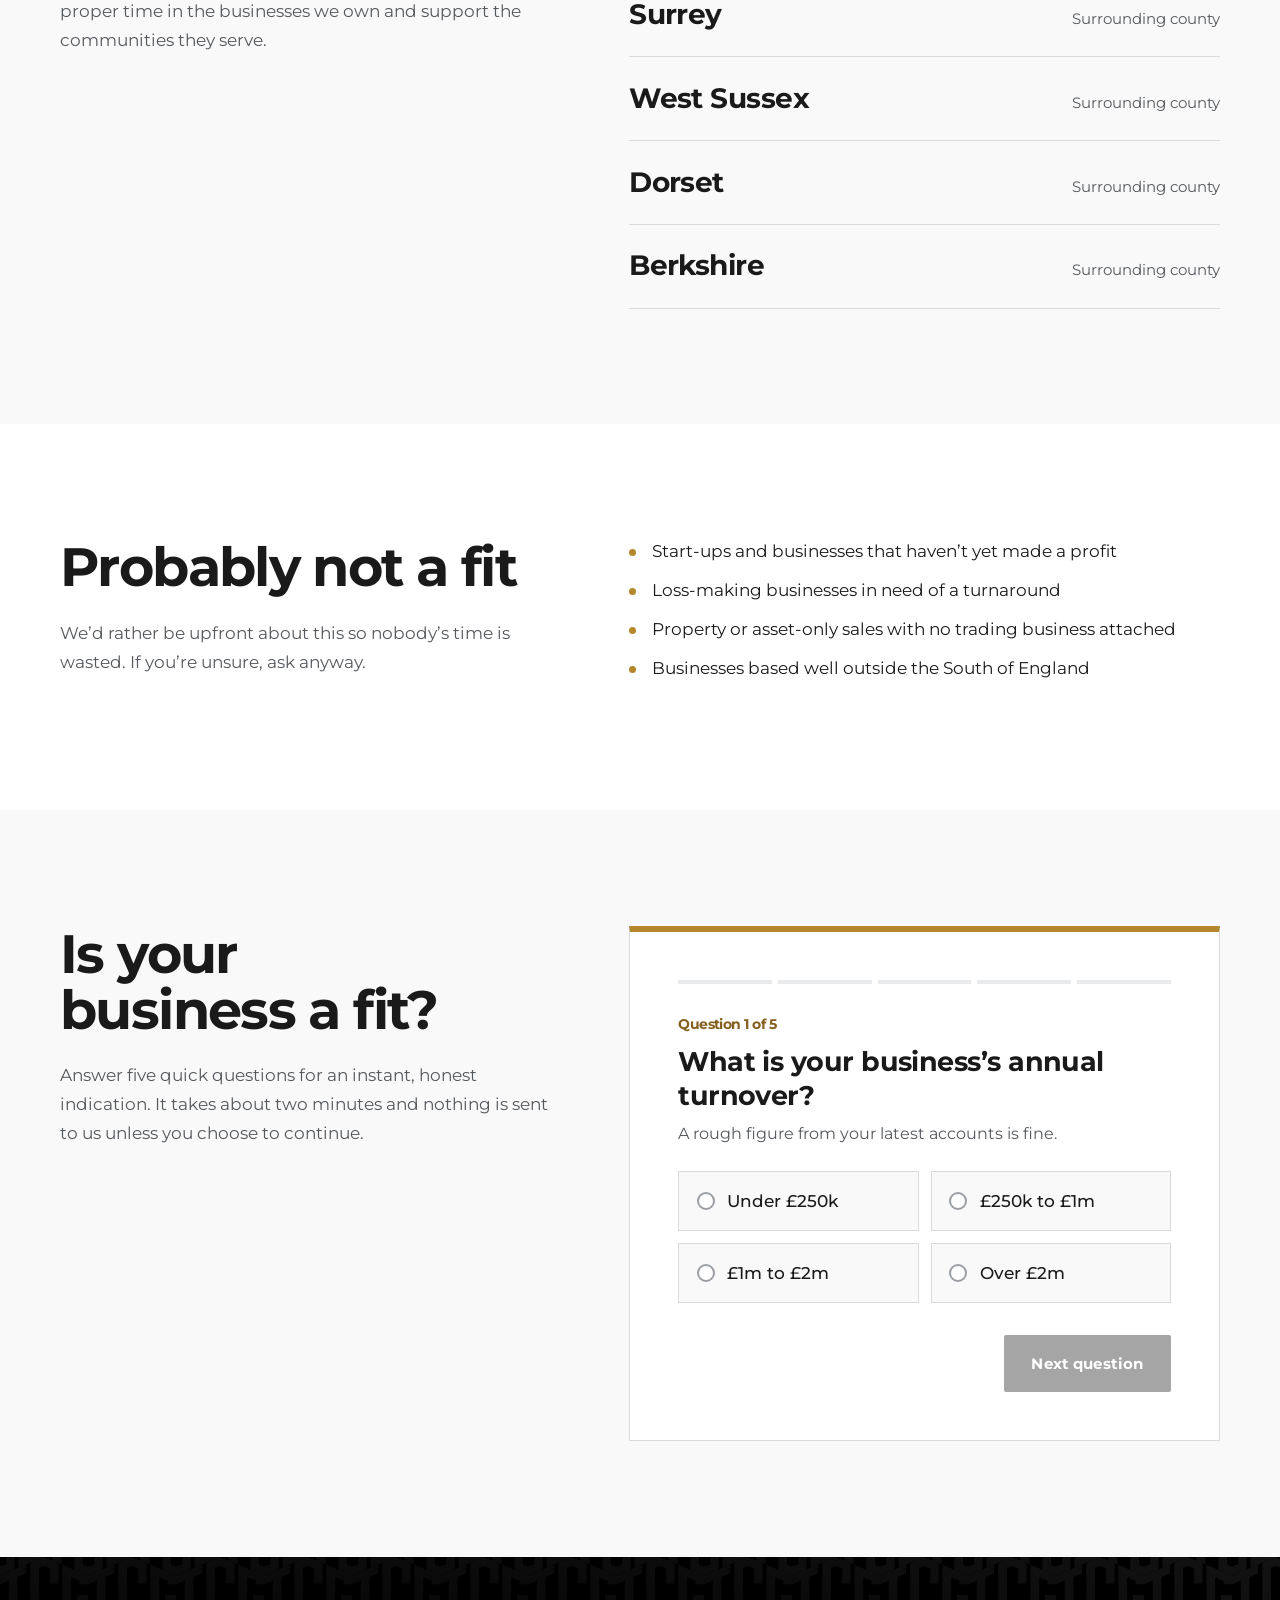
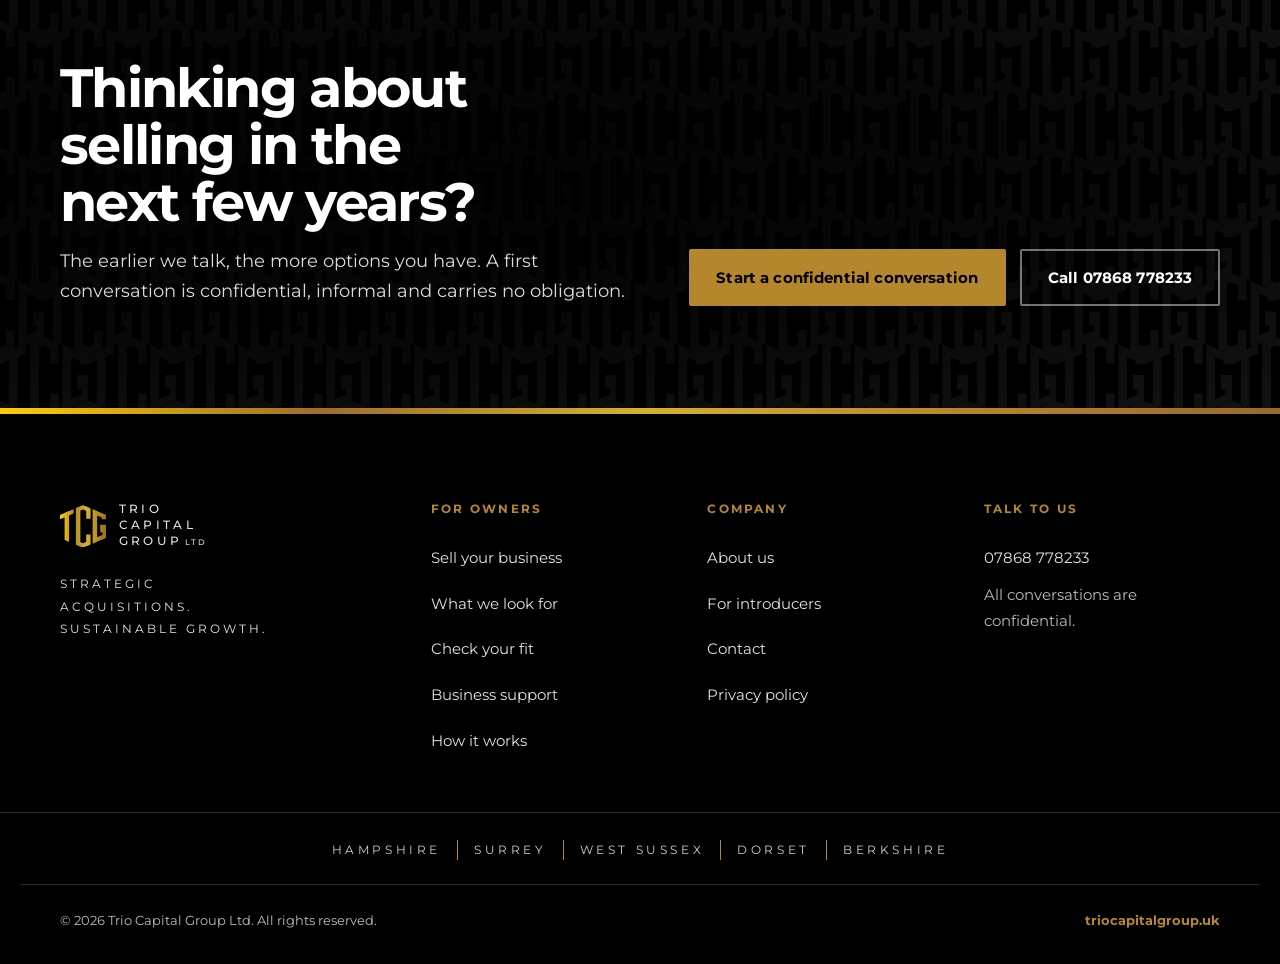
<file: what-we-look-for.html>
<!DOCTYPE html>
<html lang="en-GB">
<head>
<meta charset="utf-8">
<script>document.documentElement.classList.add("js")</script>
<meta name="viewport" content="width=device-width, initial-scale=1">
<title>What We Look For | Business Acquisition Criteria | Trio Capital Group</title>
<meta name="description" content="We acquire profitable, management-led businesses with turnover up to £2m across Hampshire, Surrey, West Sussex, Dorset and Berkshire. Check if your business fits in two minutes.">
<link rel="canonical" href="https://triocapitalgroup.uk/what-we-look-for">
<meta name="theme-color" content="#000000">
<meta property="og:type" content="website">
<meta property="og:site_name" content="Trio Capital Group">
<meta property="og:title" content="What We Look For | Business Acquisition Criteria | Trio Capital Group">
<meta property="og:description" content="We acquire profitable, management-led businesses with turnover up to £2m across Hampshire, Surrey, West Sussex, Dorset and Berkshire. Check if your business fits in two minutes.">
<meta property="og:url" content="https://triocapitalgroup.uk/what-we-look-for">
<meta property="og:image" content="https://triocapitalgroup.uk/og-image.jpg">
<meta property="og:image:width" content="1200">
<meta property="og:image:height" content="630">
<meta property="og:locale" content="en_GB">
<meta name="twitter:card" content="summary_large_image">
<link rel="icon" href="/favicon.svg" type="image/svg+xml">
<link rel="icon" href="/favicon-32.png" sizes="32x32" type="image/png">
<link rel="apple-touch-icon" href="/apple-touch-icon.png">
<link rel="preconnect" href="https://fonts.googleapis.com">
<link rel="preconnect" href="https://fonts.gstatic.com" crossorigin>
<link href="https://fonts.googleapis.com/css2?family=Montserrat:wght@300;400;500;700;800&display=swap" rel="stylesheet">
<link rel="stylesheet" href="/style.css">
<script type="application/ld+json">{"@context": "https://schema.org", "@type": "Organization", "name": "Trio Capital Group Ltd", "url": "https://triocapitalgroup.uk", "logo": "https://triocapitalgroup.uk/logo-mark.svg", "slogan": "Strategic acquisitions. Sustainable growth.", "description": "Trio Capital Group acquires and grows profitable, management-led micro businesses across Hampshire and the surrounding area.", "areaServed": [{"@type": "AdministrativeArea", "name": "Hampshire"}, {"@type": "AdministrativeArea", "name": "Surrey"}, {"@type": "AdministrativeArea", "name": "West Sussex"}, {"@type": "AdministrativeArea", "name": "Dorset"}, {"@type": "AdministrativeArea", "name": "Berkshire"}], "contactPoint": {"@type": "ContactPoint", "telephone": "+447868778233", "contactType": "Business acquisitions", "areaServed": "GB"}}</script>
</head>
<body>
<a class="skip-link" href="#main">Skip to content</a>
<header class="site-header">
  <div class="wrap nav">
    <a class="brand" href="/" aria-label="Trio Capital Group Ltd, home"><svg class="brand-mark" viewBox="0 0 100 93" aria-hidden="true" xmlns="http://www.w3.org/2000/svg"><defs><clipPath id="hmc"><polygon points="50,0 100,21 100,72 50,93 0,72 0,21"/></clipPath><linearGradient id="hm" x1="0" x2="1" y1="0" y2="0"><stop offset="0" stop-color="#ffcc05"/><stop offset=".32" stop-color="#b5872d"/><stop offset=".58" stop-color="#d6b030"/><stop offset="1" stop-color="#9e6e29"/></linearGradient></defs><path clip-path="url(#hmc)" fill="url(#hm)" d="M0.00,21.00 L29.50,8.61 L29.50,18.61 L0.00,31.00Z M10.00,0.00 L19.80,0.00 L19.80,93.00 L10.00,93.00Z M34.50,0.00 L44.30,0.00 L44.30,93.00 L34.50,93.00Z M34.50,6.51 L50.00,0.00 L66.50,6.93 L66.50,16.93 L50.00,10.00 L34.50,16.51Z M57.00,0.00 L66.50,0.00 L66.50,30.00 L57.00,30.00Z M34.50,76.49 L50.00,83.00 L66.50,76.07 L66.50,86.07 L50.00,93.00 L34.50,86.49Z M57.00,64.00 L66.50,64.00 L66.50,93.00 L57.00,93.00Z M71.00,0.00 L80.80,0.00 L80.80,93.00 L71.00,93.00Z M71.00,8.82 L100.00,21.00 L100.00,31.00 L71.00,18.82Z M90.50,0.00 L100.00,0.00 L100.00,31.00 L90.50,31.00Z M71.00,74.18 L100.00,62.00 L100.00,72.00 L71.00,84.18Z M87.50,43.00 L100.00,43.00 L100.00,48.00 L87.50,48.00Z M87.50,43.00 L92.50,43.00 L92.50,59.00 L87.50,59.00Z M92.50,43.00 L100.00,43.00 L100.00,93.00 L92.50,93.00Z"/></svg><span class="brand-word" aria-hidden="true"><span>TRIO</span><span>CAPITAL</span><span>GROUP<small>LTD</small></span></span></a>
    <button class="nav-toggle" type="button" aria-expanded="false" aria-controls="nav-links"><span></span><span class="sr-only">Menu</span></button>
    <nav aria-label="Main">
      <ul class="nav-links" id="nav-links">
        <li><a href="/sell-your-business">Sell your business</a></li><li><a href="/business-services">Business support</a></li><li><a href="/what-we-look-for" aria-current="page">What we look for</a></li><li><a href="/how-it-works">How it works</a></li><li><a href="/about">About us</a></li><li><a href="/introducers">Introducers</a></li>
        <li><a class="btn btn-gold" href="/contact">Start a conversation</a></li>
      </ul>
    </nav>
  </div>
</header>
<main id="main">
<section class="page-hero">
  <svg class="giant-mark" viewBox="0 0 100 93" aria-hidden="true" xmlns="http://www.w3.org/2000/svg"><defs><clipPath id="gmc"><polygon points="50,0 100,21 100,72 50,93 0,72 0,21"/></clipPath></defs><path clip-path="url(#gmc)" d="M0.00,21.00 L29.50,8.61 L29.50,18.61 L0.00,31.00Z M10.00,0.00 L19.80,0.00 L19.80,93.00 L10.00,93.00Z M34.50,0.00 L44.30,0.00 L44.30,93.00 L34.50,93.00Z M34.50,6.51 L50.00,0.00 L66.50,6.93 L66.50,16.93 L50.00,10.00 L34.50,16.51Z M57.00,0.00 L66.50,0.00 L66.50,30.00 L57.00,30.00Z M34.50,76.49 L50.00,83.00 L66.50,76.07 L66.50,86.07 L50.00,93.00 L34.50,86.49Z M57.00,64.00 L66.50,64.00 L66.50,93.00 L57.00,93.00Z M71.00,0.00 L80.80,0.00 L80.80,93.00 L71.00,93.00Z M71.00,8.82 L100.00,21.00 L100.00,31.00 L71.00,18.82Z M90.50,0.00 L100.00,0.00 L100.00,31.00 L90.50,31.00Z M71.00,74.18 L100.00,62.00 L100.00,72.00 L71.00,84.18Z M87.50,43.00 L100.00,43.00 L100.00,48.00 L87.50,48.00Z M87.50,43.00 L92.50,43.00 L92.50,59.00 L87.50,59.00Z M92.50,43.00 L100.00,43.00 L100.00,93.00 L92.50,93.00Z"/></svg>
  <div class="wrap page-hero-inner">
    <p class="crumbs"><a href="/">Home</a><span aria-hidden="true">/</span>What we look for</p>
    <h1>The businesses <span class="gold">we&rsquo;re looking for.</span></h1>
    <p class="lead">Established, profitable and well run. If that sounds like your business, read on, or take our two-minute fit check.</p>
  </div>
</section>

<section class="sec">
  <div class="wrap">
    <div class="points">
      <div class="point"><h3>Size</h3><p>Micro and small businesses with annual turnover of up to &pound;2m. If you&rsquo;re a little over, we&rsquo;d still like to hear from you.</p></div>
      <div class="point"><h3>Profitability</h3><p>Consistent profit and healthy cash flow over at least the last three years. We&rsquo;re buying a working business, not a turnaround project.</p></div>
      <div class="point"><h3>People</h3><p>A capable team who handle much of the day-to-day. The less the business depends on one person, the smoother the handover.</p></div>
      <div class="point"><h3>Track record</h3><p>An established business with a loyal customer base, a good local reputation and a proven history of trading.</p></div>
      <div class="point"><h3>Sector</h3><p>B2B or B2C, in any sector. We&rsquo;re particularly interested in service businesses with recurring or repeat customers, from trades and maintenance to professional and specialist services.</p></div>
      <div class="point"><h3>Owner goals</h3><p>Owners planning retirement, looking for succession, or ready to hand over to someone who will look after what they&rsquo;ve built.</p></div>
    </div>
  </div>
</section>

<section class="sec sec-paper" aria-labelledby="where-title">
  <div class="wrap split">
    <div>
      <h2 class="h2" id="where-title">Where we buy</h2>
      <p class="muted">We&rsquo;re a local buyer. Being close by means we can spend proper time in the businesses we own and support the communities they serve.</p>
    </div>
    <ul class="counties">
      <li><strong>Hampshire</strong><span>Our home county and main focus</span></li>
      <li><strong>Surrey</strong><span>Surrounding county</span></li>
      <li><strong>West Sussex</strong><span>Surrounding county</span></li>
      <li><strong>Dorset</strong><span>Surrounding county</span></li>
      <li><strong>Berkshire</strong><span>Surrounding county</span></li>
    </ul>
  </div>
</section>

<section class="sec" aria-labelledby="not-title">
  <div class="wrap split">
    <div>
      <h2 class="h2" id="not-title">Probably not a fit</h2>
      <p class="muted">We&rsquo;d rather be upfront about this so nobody&rsquo;s time is wasted. If you&rsquo;re unsure, ask anyway.</p>
    </div>
    <ul class="dot-list">
      <li>Start-ups and businesses that haven&rsquo;t yet made a profit</li>
      <li>Loss-making businesses in need of a turnaround</li>
      <li>Property or asset-only sales with no trading business attached</li>
      <li>Businesses based well outside the South of England</li>
    </ul>
  </div>
</section>

<section class="sec sec-paper" id="check" aria-labelledby="check-title">
  <div class="wrap split">
    <div>
      <h2 class="h2" id="check-title">Is your business a fit?</h2>
      <p class="muted">Answer five quick questions for an instant, honest indication. It takes about two minutes and nothing is sent to us unless you choose to continue.</p>
    </div>
    <div class="checker" id="fit-checker">
  <div class="checker-body">
    <div class="checker-progress" aria-hidden="true"><span></span><span></span><span></span><span></span><span></span></div>
    <fieldset class="q"><legend><span class="q-count">Question 1 of 5</span>What is your business&rsquo;s annual turnover?</legend><p class="q-help">A rough figure from your latest accounts is fine.</p><div class="options"><div class="opt"><input type="radio" id="turnover-under-250k" name="turnover" value="under-250k"><label for="turnover-under-250k">Under &pound;250k</label></div><div class="opt"><input type="radio" id="turnover-250k-1m" name="turnover" value="250k-1m"><label for="turnover-250k-1m">&pound;250k to &pound;1m</label></div><div class="opt"><input type="radio" id="turnover-1m-2m" name="turnover" value="1m-2m"><label for="turnover-1m-2m">&pound;1m to &pound;2m</label></div><div class="opt"><input type="radio" id="turnover-over-2m" name="turnover" value="over-2m"><label for="turnover-over-2m">Over &pound;2m</label></div></div></fieldset>
    <fieldset class="q"><legend><span class="q-count">Question 2 of 5</span>Has the business made a profit in each of the last three years?</legend><p class="q-help">We mean profit before your own salary and any one-off costs.</p><div class="options"><div class="opt"><input type="radio" id="profit-yes" name="profit" value="yes"><label for="profit-yes">Yes, every year</label></div><div class="opt"><input type="radio" id="profit-mostly" name="profit" value="mostly"><label for="profit-mostly">In most years</label></div><div class="opt"><input type="radio" id="profit-no" name="profit" value="no"><label for="profit-no">Not consistently yet</label></div></div></fieldset>
    <fieldset class="q"><legend><span class="q-count">Question 3 of 5</span>Who runs the business day to day?</legend><p class="q-help">Be honest. This helps us understand how a handover would work.</p><div class="options"><div class="opt"><input type="radio" id="team-me" name="team" value="me"><label for="team-me">Mostly me</label></div><div class="opt"><input type="radio" id="team-me-team" name="team" value="me-team"><label for="team-me-team">Me, with a capable team around me</label></div><div class="opt"><input type="radio" id="team-management" name="team" value="management"><label for="team-management">A management team, with me stepping back</label></div></div></fieldset>
    <fieldset class="q"><legend><span class="q-count">Question 4 of 5</span>Where is the business based?</legend><p class="q-help">We focus on the South of England.</p><div class="options"><div class="opt"><input type="radio" id="location-hampshire" name="location" value="hampshire"><label for="location-hampshire">Hampshire</label></div><div class="opt"><input type="radio" id="location-nearby" name="location" value="nearby"><label for="location-nearby">Surrey, West Sussex, Dorset or Berkshire</label></div><div class="opt"><input type="radio" id="location-elsewhere" name="location" value="elsewhere"><label for="location-elsewhere">Somewhere else</label></div></div></fieldset>
    <fieldset class="q"><legend><span class="q-count">Question 5 of 5</span>When might you consider selling?</legend><p class="q-help">There&rsquo;s no wrong answer here.</p><div class="options"><div class="opt"><input type="radio" id="timing-12m" name="timing" value="12m"><label for="timing-12m">Within 12 months</label></div><div class="opt"><input type="radio" id="timing-1-3y" name="timing" value="1-3y"><label for="timing-1-3y">In 1 to 3 years</label></div><div class="opt"><input type="radio" id="timing-exploring" name="timing" value="exploring"><label for="timing-exploring">I&rsquo;m just exploring options</label></div></div></fieldset>
    <div class="checker-nav">
      <button type="button" class="checker-back">Back</button>
      <button type="button" class="btn btn-dark checker-next" disabled>Next question</button>
    </div>
    <div class="result" hidden aria-live="polite">
      <p class="result-verdict" tabindex="-1"></p>
      <p class="result-lead muted"></p>
      <ul class="result-notes"></ul>
      <div class="result-ready" hidden>
        <h3>Not quite sale&#8209;ready? We can help you get there.</h3>
        <p class="result-ready-text"></p>
        <p><a class="text-link" href="/business-services">About the Sale-Ready Review and business support</a></p>
      </div>
      <div class="btn-row">
        <a class="btn btn-gold result-cta" href="/contact">Continue to a confidential enquiry</a>
        <button type="button" class="btn btn-line checker-restart">Start again</button>
      </div>
      <p class="form-note">Your answers aren&rsquo;t stored or sent anywhere unless you choose to continue.</p>
    </div>
  </div>
</div>
  </div>
</section>
<section class="cta-band">
  <div class="wrap cta-inner">
    <div>
      <h2>Thinking about selling in the next few years?</h2>
      <p>The earlier we talk, the more options you have. A first conversation is confidential, informal and carries no obligation.</p>
    </div>
    <div class="btn-row">
      <a class="btn btn-gold" href="/contact">Start a confidential conversation</a>
      <a class="btn btn-ghost" href="tel:+447868778233">Call 07868 778233</a>
    </div>
  </div>
</section>
<div class="gold-bar" aria-hidden="true"></div>
</main>
<footer class="site-footer">
  <div class="wrap footer-top">
    <div class="footer-brand">
      <a class="brand" href="/" aria-label="Trio Capital Group Ltd, home"><svg class="brand-mark" viewBox="0 0 100 93" aria-hidden="true" xmlns="http://www.w3.org/2000/svg"><defs><clipPath id="fmc"><polygon points="50,0 100,21 100,72 50,93 0,72 0,21"/></clipPath><linearGradient id="fm" x1="0" x2="1" y1="0" y2="0"><stop offset="0" stop-color="#ffcc05"/><stop offset=".32" stop-color="#b5872d"/><stop offset=".58" stop-color="#d6b030"/><stop offset="1" stop-color="#9e6e29"/></linearGradient></defs><path clip-path="url(#fmc)" fill="url(#fm)" d="M0.00,21.00 L29.50,8.61 L29.50,18.61 L0.00,31.00Z M10.00,0.00 L19.80,0.00 L19.80,93.00 L10.00,93.00Z M34.50,0.00 L44.30,0.00 L44.30,93.00 L34.50,93.00Z M34.50,6.51 L50.00,0.00 L66.50,6.93 L66.50,16.93 L50.00,10.00 L34.50,16.51Z M57.00,0.00 L66.50,0.00 L66.50,30.00 L57.00,30.00Z M34.50,76.49 L50.00,83.00 L66.50,76.07 L66.50,86.07 L50.00,93.00 L34.50,86.49Z M57.00,64.00 L66.50,64.00 L66.50,93.00 L57.00,93.00Z M71.00,0.00 L80.80,0.00 L80.80,93.00 L71.00,93.00Z M71.00,8.82 L100.00,21.00 L100.00,31.00 L71.00,18.82Z M90.50,0.00 L100.00,0.00 L100.00,31.00 L90.50,31.00Z M71.00,74.18 L100.00,62.00 L100.00,72.00 L71.00,84.18Z M87.50,43.00 L100.00,43.00 L100.00,48.00 L87.50,48.00Z M87.50,43.00 L92.50,43.00 L92.50,59.00 L87.50,59.00Z M92.50,43.00 L100.00,43.00 L100.00,93.00 L92.50,93.00Z"/></svg><span class="brand-word" aria-hidden="true"><span>TRIO</span><span>CAPITAL</span><span>GROUP<small>LTD</small></span></span></a>
      <p class="footer-strap">Strategic acquisitions. Sustainable growth.</p>
    </div>
    <div>
      <h2>For owners</h2>
      <ul>
        <li><a href="/sell-your-business">Sell your business</a></li>
        <li><a href="/what-we-look-for">What we look for</a></li>
        <li><a href="/what-we-look-for#fit-checker">Check your fit</a></li>
        <li><a href="/business-services">Business support</a></li>
        <li><a href="/how-it-works">How it works</a></li>
      </ul>
    </div>
    <div>
      <h2>Company</h2>
      <ul>
        <li><a href="/about">About us</a></li>
        <li><a href="/introducers">For introducers</a></li>
        <li><a href="/contact">Contact</a></li>
        <li><a href="/privacy">Privacy policy</a></li>
      </ul>
    </div>
    <div>
      <h2>Talk to us</h2>
      <ul>
        <li><a href="tel:+447868778233">07868 778233</a></li>
        <li>All conversations are confidential.</li>
      </ul>
    </div>
  </div>
  <div class="footer-counties"><div class="wrap"><ul aria-label="Areas we cover"><li>Hampshire</li><li>Surrey</li><li>West Sussex</li><li>Dorset</li><li>Berkshire</li></ul></div></div>
  <div class="wrap footer-base">
    <span>&copy; <span data-year>2026</span> Trio Capital Group Ltd. All rights reserved.</span>
    <span class="site-url">triocapitalgroup.uk</span>
  </div>
</footer>
<script src="/main.js" defer></script>
</body>
</html>
</file>
<file: style.css>
/* ==========================================================================
   Trio Capital Group Ltd — site styles
   Brand: Montserrat (Light / Medium / Bold), Gothic Gold #b5872d, Midnight Black #000
   ========================================================================== */

:root {
  --black: #000000;
  --gold: #b5872d;          /* Gothic Gold */
  --gold-light: #d6b030;    /* Currywurst */
  --gold-deep: #9e6e29;     /* Olivia */
  --sun: #ffcc05;           /* Sunflower */
  --gold-text: #86601f;     /* darkened gold for small text on white (AA) */
  --white: #ffffff;
  --paper: #f8f9f8;
  --grey: #e9eaeb;
  --rule: #d9dadb;
  --text: #1a1a1a;
  --muted: #55585d;
  --on-dark: #ffffff;
  --on-dark-muted: #b9bbbe;
  --dark-2: #111111;
  --dark-3: #1b1b1b;
  --dark-rule: #2c2c2c;
  --grad: linear-gradient(90deg, #ffcc05 0%, #9e6e29 25%, #d6b030 50%, #b5872d 75%, #996929 100%);
  --grad-soft: linear-gradient(90deg, #b5872d 0%, #9e6e29 50%, #996929 100%);
  --mw: 1240px;
  --gutter: clamp(1.25rem, 4vw, 2.5rem);
  --nav-h: 84px;
  --ease: cubic-bezier(.2,.7,.2,1);
}

*, *::before, *::after { box-sizing: border-box; }
html { -webkit-text-size-adjust: 100%; scroll-behavior: smooth; scroll-padding-top: calc(var(--nav-h) + 16px); }
body {
  margin: 0;
  font-family: "Montserrat", "Helvetica Neue", Arial, sans-serif;
  font-weight: 400;
  font-size: 1.0625rem;
  line-height: 1.7;
  color: var(--text);
  background: var(--white);
  -webkit-font-smoothing: antialiased;
  text-rendering: optimizeLegibility;
}
img, svg { max-width: 100%; display: block; }
[hidden] { display: none !important; }
.checker-back[hidden] { display: inline-block !important; visibility: hidden; }
a { color: inherit; }
p { margin: 0 0 1.1em; }
p:last-child { margin-bottom: 0; }
h1, h2, h3, h4 { margin: 0; font-weight: 700; line-height: 1.1; letter-spacing: -0.02em; }
ul, ol { margin: 0; padding: 0; }
button, input, select, textarea { font: inherit; color: inherit; }
:focus-visible { outline: 3px solid var(--sun); outline-offset: 3px; border-radius: 2px; }

.skip-link {
  position: absolute; left: 1rem; top: -100px; z-index: 200;
  background: var(--sun); color: var(--black); padding: .75rem 1rem; font-weight: 700; text-decoration: none;
}
.skip-link:focus { top: 1rem; }

.wrap { width: 100%; max-width: var(--mw); margin: 0 auto; padding: 0 var(--gutter); }
.measure { max-width: 64ch; }
.sr-only { position: absolute !important; width: 1px; height: 1px; overflow: hidden; clip: rect(0 0 0 0); white-space: nowrap; }

/* ---------- Buttons ---------- */
.btn {
  display: inline-flex; align-items: center; justify-content: center; gap: .6rem;
  min-height: 52px; padding: .85rem 1.6rem;
  font-weight: 700; font-size: .95rem; letter-spacing: .01em; text-decoration: none;
  border: 2px solid transparent; border-radius: 2px; cursor: pointer;
  transition: background-color .2s var(--ease), color .2s var(--ease), border-color .2s var(--ease), transform .2s var(--ease);
}
.btn:active { transform: translateY(1px); }
.btn:disabled { opacity: .35; cursor: not-allowed; }
.btn-gold { background: var(--gold); color: var(--black); }
.btn-gold:hover { background: var(--gold-light); }
.btn-ghost { border-color: rgba(255,255,255,.45); color: var(--white); background: transparent; }
.btn-ghost:hover { border-color: var(--gold); color: var(--gold-light); }
.btn-dark { background: var(--black); color: var(--white); }
.btn-dark:hover { background: #262626; }
.btn-line { border-color: var(--black); color: var(--black); background: transparent; }
.btn-line:hover { background: var(--black); color: var(--white); }
.btn-row { display: flex; flex-wrap: wrap; gap: .9rem; }

.text-link {
  color: var(--gold-text); font-weight: 700; text-decoration: none;
  background-image: linear-gradient(currentColor, currentColor);
  background-size: 100% 2px; background-position: 0 100%; background-repeat: no-repeat;
  padding-bottom: 2px; transition: background-size .25s var(--ease);
}
.text-link:hover { background-size: 40% 2px; }
.on-dark .text-link { color: var(--gold-light); }

/* ---------- Header ---------- */
.site-header {
  position: sticky; top: 0; z-index: 100;
  background: var(--black); color: var(--white);
  border-bottom: 1px solid transparent;
  transition: border-color .25s var(--ease);
}
.site-header.scrolled { border-bottom-color: var(--dark-rule); }
.nav { display: flex; align-items: center; justify-content: space-between; height: var(--nav-h); gap: 1.5rem; }
.brand { display: inline-flex; align-items: center; gap: .8rem; text-decoration: none; color: var(--white); flex-shrink: 0; }
.brand-mark { width: 46px; height: auto; }
.brand-word { display: flex; flex-direction: column; font-weight: 500; font-size: .74rem; letter-spacing: .28em; line-height: 1.32; }
.brand-word small { font-size: .52rem; letter-spacing: .2em; margin-left: .35em; }
.nav-links { display: flex; align-items: center; gap: clamp(1rem, 2vw, 2rem); list-style: none; }
.nav-links a:not(.btn) {
  color: #e7e7e7; text-decoration: none; font-weight: 500; font-size: .9rem;
  padding: .4rem 0; position: relative;
}
.nav-links a:not(.btn)::after {
  content: ""; position: absolute; left: 0; right: 0; bottom: -2px; height: 2px;
  background: var(--gold); transform: scaleX(0); transform-origin: left; transition: transform .25s var(--ease);
}
.nav-links a:not(.btn):hover::after, .nav-links a[aria-current="page"]::after { transform: scaleX(1); }
.nav-links a[aria-current="page"] { color: var(--white); }
.nav-links .btn { min-height: 44px; padding: .6rem 1.1rem; font-size: .85rem; }
.nav-toggle {
  display: none; background: none; border: 0; padding: .5rem; cursor: pointer; color: var(--white);
  width: 48px; height: 48px; align-items: center; justify-content: center;
}
.nav-toggle span, .nav-toggle span::before, .nav-toggle span::after {
  display: block; width: 26px; height: 2px; background: currentColor; position: relative; transition: transform .25s var(--ease), background-color .2s;
}
.nav-toggle span::before, .nav-toggle span::after { content: ""; position: absolute; left: 0; }
.nav-toggle span::before { top: -8px; }
.nav-toggle span::after { top: 8px; }
.nav-open .nav-toggle span { background: transparent; }
.nav-open .nav-toggle span::before { transform: translateY(8px) rotate(45deg); }
.nav-open .nav-toggle span::after { transform: translateY(-8px) rotate(-45deg); }

@media (max-width: 1280px) {
  .nav-toggle { display: inline-flex; margin-left: auto; margin-right: -.5rem; }
  .nav-links {
    position: fixed; inset: var(--nav-h) 0 0 0; background: var(--black);
    flex-direction: column; align-items: stretch; gap: 0; padding: 1rem var(--gutter) 2rem;
    transform: translateX(100%); visibility: hidden; transition: transform .3s var(--ease), visibility .3s;
    overflow-y: auto;
  }
  .nav-open .nav-links { transform: none; visibility: visible; }
  .nav-links li { border-bottom: 1px solid var(--dark-rule); }
  .nav-links li:last-child { border: 0; padding-top: 1.5rem; }
  .nav-links a:not(.btn) { display: block; padding: 1.1rem 0; font-size: 1.15rem; }
  .nav-links a:not(.btn)::after { display: none; }
  .nav-links .btn { width: 100%; min-height: 54px; font-size: 1rem; }
  body.nav-open { overflow: hidden; }
}

/* ---------- Home hero: the rooflines ---------- */
.hero {
  position: relative; overflow: hidden; background: var(--black); color: var(--white);
  min-height: min(92vh, 900px); display: flex; align-items: center;
  padding: clamp(4rem, 9vw, 7rem) 0 clamp(9rem, 16vw, 12rem);
}
.hero-roofs { position: absolute; inset: auto 0 0 0; height: 78%; pointer-events: none; }
.hero-roofs svg { width: 100%; height: 100%; }
.hero-roofs polygon { transform-box: fill-box; }
.js .hero-roofs polygon { opacity: 0; transform: translateY(60px); }
.js .hero.is-ready .hero-roofs polygon { opacity: 1; transform: none; transition: opacity 1.1s var(--ease), transform 1.1s var(--ease); }
.hero.is-ready .hero-roofs polygon:nth-child(1) { transition-delay: .05s; }
.hero.is-ready .hero-roofs polygon:nth-child(2) { transition-delay: .15s; }
.hero.is-ready .hero-roofs polygon:nth-child(3) { transition-delay: .25s; }
.hero.is-ready .hero-roofs polygon:nth-child(4) { transition-delay: .35s; }
.hero.is-ready .hero-roofs polygon:nth-child(5) { transition-delay: .45s; }
.hero.is-ready .hero-roofs polygon:nth-child(6) { transition-delay: .55s; }
.hero-inner { position: relative; z-index: 2; }
.hero-strap {
  font-weight: 700; font-size: clamp(.78rem, 1.2vw, .95rem); letter-spacing: .32em; text-transform: uppercase;
  color: var(--white); margin-bottom: clamp(1.5rem, 3vw, 2.5rem);
}
.hero-strap b { color: var(--gold); font-weight: 700; padding: 0 .5em; }
.hero h1 {
  font-size: clamp(3rem, 9.4vw, 8rem); font-weight: 800; line-height: .92; letter-spacing: -0.035em;
  margin-bottom: clamp(1.5rem, 3vw, 2.25rem);
}
.hero h1 .gold { color: var(--gold); display: block; }
.hero-lead { font-weight: 300; font-size: clamp(1.15rem, 2vw, 1.55rem); line-height: 1.5; max-width: 38ch; color: #f1f1f1; margin-bottom: 2.25rem; }
.js .hero-inner > * { opacity: 0; transform: translateY(18px); }
.js .hero.is-ready .hero-inner > * { opacity: 1; transform: none; transition: opacity .8s var(--ease), transform .8s var(--ease); }
.hero.is-ready .hero-inner > *:nth-child(2) { transition-delay: .1s; }
.hero.is-ready .hero-inner > *:nth-child(3) { transition-delay: .2s; }
.hero.is-ready .hero-inner > *:nth-child(4) { transition-delay: .3s; }

.county-strip {
  position: absolute; left: 0; right: 0; bottom: 0; z-index: 3;
  border-top: 1px solid rgba(255,255,255,.08);
}
.county-strip ul {
  list-style: none; display: flex; flex-wrap: wrap; justify-content: center; gap: .4rem 0;
  padding: 1.35rem 0; font-size: clamp(.7rem, 1.1vw, .82rem); letter-spacing: .3em; text-transform: uppercase; font-weight: 500; color: #d8d8d8;
}
.county-strip li { padding: 0 1.1rem; }
.county-strip li + li { border-left: 1px solid var(--gold); }

/* ---------- Inner page hero (letterhead mark) ---------- */
.page-hero {
  position: relative; overflow: hidden; background: var(--black); color: var(--white);
  padding: clamp(4rem, 9vw, 7.5rem) 0 clamp(3.5rem, 7vw, 6rem);
}
.page-hero .giant-mark {
  position: absolute; right: -6%; bottom: -38%; width: min(62vw, 780px); height: auto; pointer-events: none;
}
.page-hero .giant-mark path { fill: #161616; }
.page-hero-inner { position: relative; z-index: 2; }
.page-hero-inner h1 { max-width: 15ch; }
.crumbs { font-size: .82rem; color: var(--on-dark-muted); margin-bottom: 1.5rem; }
.crumbs a { color: var(--on-dark-muted); text-decoration: none; }
.crumbs a:hover { color: var(--gold-light); }
.crumbs span { padding: 0 .5rem; color: var(--gold); }
.page-hero h1 { font-size: clamp(2.5rem, 6.4vw, 5.2rem); font-weight: 800; letter-spacing: -0.03em; line-height: .98; margin-bottom: 1.5rem; }
.page-hero h1 .gold { color: var(--gold); }
.page-hero .lead { font-weight: 300; font-size: clamp(1.1rem, 1.8vw, 1.4rem); line-height: 1.55; max-width: 44ch; color: #ececec; }

/* ---------- Sections ---------- */
.sec { padding: clamp(4.5rem, 9vw, 8rem) 0; }
.sec-tight { padding: clamp(3rem, 6vw, 5rem) 0; }
.sec-paper { background: var(--paper); }
.sec-dark { background: var(--black); color: var(--white); }
.sec-dark .muted, .sec-dark p { color: #d6d6d6; }

.label {
  display: block; font-size: .78rem; font-weight: 700; letter-spacing: .18em; text-transform: uppercase;
  color: var(--gold-text); padding-bottom: 1rem; margin-bottom: 1.75rem; border-bottom: 1px solid #cdb78c;
}
.sec-dark .label { color: var(--gold); border-bottom-color: var(--gold-deep); }
.h2 { font-size: clamp(2rem, 4.2vw, 3.4rem); letter-spacing: -0.03em; line-height: 1.04; margin-bottom: 1.5rem; }
.h3 { font-size: clamp(1.2rem, 1.8vw, 1.45rem); letter-spacing: -0.01em; margin-bottom: .75rem; }
.lede { font-weight: 300; font-size: clamp(1.15rem, 1.7vw, 1.35rem); line-height: 1.6; }
.muted { color: var(--muted); }

.split { display: grid; grid-template-columns: minmax(0, 5fr) minmax(0, 6fr); gap: clamp(2rem, 6vw, 6rem); align-items: start; }
.split-even { grid-template-columns: 1fr 1fr; }
@media (max-width: 860px) { .split, .split-even { grid-template-columns: 1fr; } }

/* ---------- Criteria (flyer layout) ---------- */
.criteria-head { display: flex; justify-content: space-between; gap: 1rem; flex-wrap: wrap; }
.criteria-head .label { flex: 1; }
.criteria { display: grid; grid-template-columns: repeat(3, minmax(0, 1fr)); gap: 2.5rem clamp(1.5rem, 4vw, 3.5rem); }
.criteria h3 { font-size: 1.05rem; color: var(--white); margin-bottom: 1rem; }
.dot-list { list-style: none; }
.dot-list li { position: relative; padding-left: 1.4rem; margin-bottom: .85rem; line-height: 1.5; }
.dot-list li::before { content: ""; position: absolute; left: 0; top: .6em; width: 7px; height: 7px; border-radius: 50%; background: var(--gold); }
.sec-dark .dot-list li { color: #ececec; }
@media (max-width: 860px) { .criteria { grid-template-columns: 1fr; } }

/* ---------- Commitments (Acquire / Partner / Grow / Preserve) ---------- */
.pillars { display: grid; grid-template-columns: repeat(4, minmax(0, 1fr)); border-top: 1px solid var(--rule); }
.pillar { padding: 2.5rem 1.75rem 2.5rem 0; }
.pillar + .pillar { padding-left: 1.75rem; border-left: 1px solid var(--rule); }
.pillar svg { width: 64px; height: 64px; margin-bottom: 1.75rem; stroke: var(--gold); }
.pillar h3 { font-size: 1.2rem; margin-bottom: .6rem; }
.pillar p { color: var(--muted); font-size: 1rem; }
@media (max-width: 960px) {
  .pillars { grid-template-columns: 1fr 1fr; }
  .pillar:nth-child(3) { padding-left: 0; border-left: 0; }
  .pillar:nth-child(n+3) { border-top: 1px solid var(--rule); }
}
@media (max-width: 560px) {
  .pillars { grid-template-columns: 1fr; }
  .pillar, .pillar + .pillar { padding: 2rem 0; border-left: 0; }
  .pillar + .pillar { border-top: 1px solid var(--rule); }
}

/* ---------- Process steps (a real sequence, so numbered) ---------- */
.steps { list-style: none; counter-reset: step; }
.step { display: grid; grid-template-columns: 7.5rem minmax(0, 1fr); gap: 1.5rem; padding: 2.25rem 0; border-top: 1px solid var(--rule); }
.step:last-child { border-bottom: 1px solid var(--rule); }
.step-num { font-weight: 800; font-size: clamp(3.2rem, 6vw, 4.8rem); line-height: .8; color: #dcdddf; letter-spacing: -0.04em; }
.sec-dark .step, .sec-dark .step:last-child { border-color: var(--dark-rule); }
.sec-dark .step-num { color: #262626; }
.step h3 { font-size: 1.3rem; margin-bottom: .5rem; }
.step p { color: var(--muted); max-width: 60ch; }
.sec-dark .step p { color: #cfcfcf; }
.step-meta { display: grid; grid-template-columns: repeat(2, minmax(0, 1fr)); gap: 1rem 2rem; margin-top: 1.25rem; font-size: .95rem; }
.step-meta dt { font-weight: 700; font-size: .78rem; letter-spacing: .14em; text-transform: uppercase; color: var(--gold-text); margin-bottom: .3rem; }
.step-meta dd { margin: 0; color: var(--text); }
.step-time { display: inline-block; margin-top: 1rem; font-size: .85rem; font-weight: 700; color: var(--gold-text); }
@media (max-width: 640px) {
  .step { grid-template-columns: 1fr; gap: .75rem; }
  .step-meta { grid-template-columns: 1fr; }
}

/* ---------- Statement band ---------- */
.statement { font-weight: 700; font-size: clamp(1.7rem, 3.6vw, 2.9rem); line-height: 1.18; letter-spacing: -0.025em; max-width: 26ch; }
.statement .gold { color: var(--gold); }

/* ---------- Pattern CTA ---------- */
.cta-band { position: relative; background-color: var(--black); color: var(--white); overflow: hidden; }
.cta-band::before {
  content: ""; position: absolute; inset: 0;
  background-image: url("/pattern.svg"); background-size: 88px auto; opacity: 1;
}
.cta-band::after { content: ""; position: absolute; inset: 0; background: radial-gradient(ellipse at 30% 50%, rgba(0,0,0,.92) 0%, rgba(0,0,0,.7) 55%, rgba(0,0,0,.35) 100%); }
.cta-inner { position: relative; z-index: 2; display: grid; grid-template-columns: minmax(0, 1.4fr) auto; gap: 2rem 3rem; align-items: end; padding-block: clamp(4rem, 8vw, 6.5rem); }
.cta-inner h2 { font-size: clamp(2rem, 4.4vw, 3.4rem); letter-spacing: -0.03em; line-height: 1.05; margin-bottom: 1rem; }
.cta-inner p { color: #dcdcdc; max-width: 52ch; font-size: 1.1rem; }
@media (max-width: 860px) { .cta-inner { grid-template-columns: 1fr; align-items: start; } }
.gold-bar { height: 6px; background: var(--grad); }

/* ---------- Two-column point list ---------- */
.points { display: grid; grid-template-columns: repeat(2, minmax(0, 1fr)); gap: 0 clamp(2rem, 5vw, 4.5rem); }
.point { padding: 2rem 0; border-top: 1px solid var(--rule); }
.point h3 { font-size: 1.2rem; margin-bottom: .6rem; }
.point p { color: var(--muted); }
.sec-dark .point { border-top-color: var(--dark-rule); }
.sec-dark .point p { color: #cfcfcf; }
@media (max-width: 760px) { .points { grid-template-columns: 1fr; } }

/* ---------- Comparison table ---------- */
.table-scroll { overflow-x: auto; -webkit-overflow-scrolling: touch; border-top: 2px solid var(--black); }
.compare { width: 100%; min-width: 640px; border-collapse: collapse; font-size: 1rem; }
.compare th, .compare td { text-align: left; padding: 1.2rem 1.25rem 1.2rem 0; border-bottom: 1px solid var(--rule); vertical-align: top; line-height: 1.5; }
.compare thead th { font-size: .8rem; letter-spacing: .14em; text-transform: uppercase; color: var(--muted); font-weight: 700; }
.compare thead th.us { color: var(--gold-text); }
.compare tbody th { font-weight: 700; width: 24%; }
.compare td.us { font-weight: 500; }

/* ---------- FAQ ---------- */
.faq { border-top: 1px solid var(--rule); }
.faq details { border-bottom: 1px solid var(--rule); }
.faq summary {
  list-style: none; cursor: pointer; display: flex; justify-content: space-between; align-items: center; gap: 1.5rem;
  padding: 1.5rem 0; font-weight: 700; font-size: clamp(1.02rem, 1.5vw, 1.18rem); line-height: 1.4;
}
.faq summary::-webkit-details-marker { display: none; }
.faq summary::after {
  content: ""; flex-shrink: 0; width: 14px; height: 14px; border-right: 2px solid var(--gold); border-bottom: 2px solid var(--gold);
  transform: rotate(45deg) translate(-3px, -3px); transition: transform .25s var(--ease);
}
.faq details[open] summary::after { transform: rotate(-135deg) translate(-3px, -3px); }
.faq .answer { padding: 0 0 1.75rem; color: var(--muted); max-width: 70ch; }

/* ---------- Fit checker ---------- */
.checker { background: var(--white); border: 1px solid var(--rule); border-top: 6px solid var(--gold); }
.checker-body { padding: clamp(1.5rem, 4vw, 3rem); }
.checker-progress { display: flex; gap: 6px; margin-bottom: 2rem; }
.checker-progress span { flex: 1; height: 4px; background: var(--grey); transition: background-color .3s; }
.checker-progress span.done { background: var(--gold); }
.q { border: 0; margin: 0; padding: 0; }
.q[hidden] { display: none; }
.q legend { font-weight: 700; font-size: clamp(1.25rem, 2.4vw, 1.7rem); letter-spacing: -0.02em; line-height: 1.25; margin-bottom: .5rem; padding: 0; }
.q .q-help { color: var(--muted); margin-bottom: 1.5rem; font-size: .98rem; }
.q-count { font-size: .85rem; font-weight: 700; color: var(--gold-text); margin-bottom: .75rem; display: block; }
.options { display: grid; grid-template-columns: repeat(2, minmax(0, 1fr)); gap: .75rem; }
@media (max-width: 560px) { .options { grid-template-columns: 1fr; } }
.opt { position: relative; }
.opt input { position: absolute; opacity: 0; inset: 0; margin: 0; cursor: pointer; }
.opt label {
  display: flex; align-items: center; min-height: 60px; padding: .9rem 1.1rem .9rem 3rem; border: 1px solid var(--rule); background: var(--paper);
  cursor: pointer; font-weight: 500; line-height: 1.35; position: relative; transition: border-color .15s, background-color .15s;
}
.opt label::before {
  content: ""; position: absolute; left: 1.1rem; top: 50%; width: 18px; height: 18px; margin-top: -9px;
  border: 2px solid #9a9da2; border-radius: 50%; background: var(--white); transition: border-color .15s, box-shadow .15s;
}
.opt input:hover + label { border-color: var(--gold); }
.opt input:checked + label { border-color: var(--black); background: var(--white); }
.opt input:checked + label::before { border-color: var(--black); box-shadow: inset 0 0 0 4px var(--white); background: var(--gold); }
.opt input:focus-visible + label { outline: 3px solid var(--sun); outline-offset: 2px; }
.checker-nav { display: flex; justify-content: space-between; align-items: center; margin-top: 2rem; gap: 1rem; }
.checker-back { background: none; border: 0; padding: .5rem 0; font-weight: 700; cursor: pointer; color: var(--muted); }
.checker-back:hover { color: var(--black); }

.result[hidden] { display: none; }
.result-verdict { font-weight: 800; font-size: clamp(1.8rem, 3.6vw, 2.6rem); letter-spacing: -0.03em; line-height: 1.1; margin-bottom: 1rem; }
.result-verdict.good { color: var(--black); }
.result-notes { list-style: none; margin: 1.5rem 0 2rem; }
.result-notes li { padding: .85rem 0 .85rem 2rem; border-top: 1px solid var(--rule); position: relative; line-height: 1.5; }
.result-notes li::before { position: absolute; left: 0; top: .85rem; font-weight: 800; }
.result-notes li.yes::before { content: "✓"; color: var(--gold-text); }
.result-notes li.maybe::before { content: "?"; color: var(--muted); }
.result-notes li.no::before { content: "–"; color: var(--muted); }

/* ---------- Forms ---------- */
.form-shell { display: grid; grid-template-columns: minmax(0, 1.55fr) minmax(0, 1fr); gap: clamp(2rem, 5vw, 4.5rem); align-items: start; }
@media (max-width: 960px) { .form-shell { grid-template-columns: 1fr; } }
.form-card { background: var(--white); border: 1px solid var(--rule); border-top: 6px solid var(--gold); padding: clamp(1.5rem, 4vw, 3rem); }
.stepper { list-style: none; display: grid; grid-template-columns: repeat(3, 1fr); gap: 6px; margin-bottom: 2.25rem; }
.stepper li { font-size: .8rem; font-weight: 700; color: var(--muted); padding-top: .75rem; border-top: 4px solid var(--grey); transition: border-color .3s, color .3s; }
.stepper li.active { color: var(--black); border-top-color: var(--black); }
.stepper li.done { color: var(--gold-text); border-top-color: var(--gold); }
.form-step[hidden] { display: none; }
.form-step h2 { font-size: clamp(1.4rem, 2.4vw, 1.8rem); letter-spacing: -0.02em; margin-bottom: .5rem; }
.form-step .step-intro { color: var(--muted); margin-bottom: 1.75rem; }
.field-grid { display: grid; grid-template-columns: 1fr 1fr; gap: 1.25rem 1.25rem; }
.field-grid .full { grid-column: 1 / -1; }
@media (max-width: 620px) { .field-grid { grid-template-columns: 1fr; } }
.field label, .field .field-label { display: block; font-weight: 700; font-size: .92rem; margin-bottom: .45rem; }
.field .opt-tag { font-weight: 400; color: var(--muted); }
.field input[type="text"], .field input[type="email"], .field input[type="tel"], .field select, .field textarea {
  width: 100%; min-height: 52px; padding: .8rem 1rem; border: 1px solid #b8bbbf; border-radius: 2px; background: var(--white);
  font-size: 1rem; transition: border-color .15s, box-shadow .15s;
}
.field textarea { min-height: 140px; resize: vertical; line-height: 1.55; }
.field select { appearance: none; -webkit-appearance: none; padding-right: 2.75rem;
  background-image: url("data:image/svg+xml,%3Csvg xmlns='http://www.w3.org/2000/svg' width='14' height='9' viewBox='0 0 14 9'%3E%3Cpath d='M1 1l6 6 6-6' fill='none' stroke='%23b5872d' stroke-width='2'/%3E%3C/svg%3E");
  background-repeat: no-repeat; background-position: right 1rem center; }
.field input:focus, .field select:focus, .field textarea:focus { outline: none; border-color: var(--black); box-shadow: 0 0 0 3px rgba(181,135,45,.35); }
.field .hint { font-size: .85rem; color: var(--muted); margin-top: .4rem; }
.field.invalid input, .field.invalid select, .field.invalid textarea { border-color: #b3261e; }
.field .error { display: none; color: #b3261e; font-size: .86rem; font-weight: 500; margin-top: .4rem; }
.field.invalid .error { display: block; }
.chips { display: flex; flex-wrap: wrap; gap: .6rem; }
.chip { position: relative; }
.chip input { position: absolute; opacity: 0; inset: 0; margin: 0; cursor: pointer; }
.chip label { display: inline-flex; align-items: center; min-height: 44px; padding: .55rem 1rem; border: 1px solid #b8bbbf; border-radius: 999px; font-weight: 500; font-size: .92rem; cursor: pointer; margin: 0; transition: all .15s; }
.chip input:checked + label { background: var(--black); color: var(--white); border-color: var(--black); }
.chip input:focus-visible + label { outline: 3px solid var(--sun); outline-offset: 2px; }
.consent { display: flex; gap: .8rem; align-items: flex-start; font-size: .92rem; color: var(--muted); line-height: 1.5; }
.consent input { width: 20px; height: 20px; margin-top: .15rem; accent-color: var(--gold); flex-shrink: 0; }
.form-actions { display: flex; justify-content: space-between; align-items: center; gap: 1rem; margin-top: 2rem; flex-wrap: wrap; }
.form-note { font-size: .85rem; color: var(--muted); margin-top: 1.25rem; }
.hp { position: absolute !important; left: -9999px !important; }

.aside-block { padding: 2rem 0; border-top: 1px solid var(--rule); }
.aside-block:first-child { border-top: 0; padding-top: 0; }
.aside-block h3 { font-size: 1.1rem; margin-bottom: .75rem; }
.contact-line { display: flex; flex-direction: column; margin-bottom: 1rem; }
.contact-line span { font-size: .78rem; letter-spacing: .14em; text-transform: uppercase; font-weight: 700; color: var(--gold-text); }
.contact-line a { font-weight: 700; font-size: 1.15rem; text-decoration: none; }
.contact-line a:hover { color: var(--gold-text); }
.mini-steps { list-style: none; counter-reset: ms; }
.mini-steps li { counter-increment: ms; position: relative; padding-left: 2.25rem; margin-bottom: 1rem; line-height: 1.5; color: var(--muted); }
.mini-steps li::before { content: counter(ms); position: absolute; left: 0; top: 0; width: 1.5rem; height: 1.5rem; border-radius: 50%; background: var(--black); color: var(--white); font-size: .78rem; font-weight: 700; display: grid; place-items: center; }

/* ---------- Person block ---------- */
.person { display: grid; grid-template-columns: 120px minmax(0, 1fr); gap: 1.75rem; align-items: center; }
.person-mark { width: 120px; height: 120px; background: var(--black); display: grid; place-items: center; border-radius: 22px; }
.person-mark svg { width: 70px; }
.person h3 { font-size: 1.4rem; margin-bottom: .2rem; }
.person .role { color: var(--gold-text); font-weight: 700; font-size: .82rem; letter-spacing: .18em; text-transform: uppercase; margin-bottom: .75rem; }
@media (max-width: 520px) { .person { grid-template-columns: 1fr; } }

/* ---------- County list ---------- */
.counties { list-style: none; border-top: 1px solid var(--rule); }
.counties li { display: flex; justify-content: space-between; align-items: baseline; gap: 1rem; padding: 1.1rem 0; border-bottom: 1px solid var(--rule); }
.counties strong { font-size: clamp(1.25rem, 2.4vw, 1.75rem); letter-spacing: -0.02em; }
.counties span { color: var(--muted); font-size: .92rem; text-align: right; }

/* ---------- Footer ---------- */
.site-footer { background: var(--black); color: var(--on-dark-muted); font-size: .95rem; }
.footer-top { display: grid; grid-template-columns: minmax(0, 1.4fr) repeat(3, minmax(0, 1fr)); gap: 2.5rem; padding-top: clamp(3.5rem, 7vw, 5.5rem); padding-bottom: 3rem; }
.footer-brand .brand { margin-bottom: 1.5rem; }
.footer-strap { font-size: .78rem; letter-spacing: .24em; text-transform: uppercase; color: #e5e5e5; line-height: 1.8; max-width: 26ch; }
.site-footer h2 { font-size: .78rem; letter-spacing: .18em; text-transform: uppercase; color: var(--gold); margin-bottom: 1.25rem; font-weight: 700; }
.site-footer ul { list-style: none; }
.site-footer li { margin-bottom: .65rem; }
.site-footer a { color: #e3e3e3; text-decoration: none; }
.site-footer a:hover { color: var(--gold-light); }
.footer-counties { border-top: 1px solid var(--dark-rule); }
.footer-counties ul { display: flex; flex-wrap: wrap; justify-content: center; padding: 1.4rem 0; font-size: .75rem; letter-spacing: .3em; text-transform: uppercase; color: #d0d0d0; }
.footer-counties li { margin: .25rem 0; padding: 0 1rem; }
.footer-counties li + li { border-left: 1px solid var(--gold); }
.footer-base { border-top: 1px solid var(--dark-rule); display: flex; justify-content: space-between; flex-wrap: wrap; gap: 1rem; padding-top: 1.5rem; padding-bottom: 2rem; font-size: .84rem; }
.footer-base .site-url { color: var(--gold); font-weight: 700; }
@media (max-width: 900px) { .footer-top { grid-template-columns: 1fr 1fr; } .footer-brand { grid-column: 1 / -1; } }
@media (max-width: 520px) { .footer-top { grid-template-columns: 1fr; } }

/* ---------- Misc ---------- */
.prose h2 { font-size: 1.5rem; margin: 2.5rem 0 1rem; }
.prose ul { padding-left: 1.2rem; list-style: disc; margin-bottom: 1.1em; }
.prose li { margin-bottom: .4rem; }
.notice { border-left: 4px solid var(--gold); background: var(--paper); padding: 1.25rem 1.5rem; margin-bottom: 2rem; font-size: .95rem; }
.center { text-align: center; }
.mt-2 { margin-top: 2rem; }
.mt-3 { margin-top: 3rem; }

@media (prefers-reduced-motion: reduce) {
  *, *::before, *::after { animation: none !important; transition: none !important; scroll-behavior: auto !important; }
  .js .hero-roofs polygon, .js .hero-inner > * { opacity: 1 !important; transform: none !important; }
}
@media print {
  .site-header, .site-footer, .cta-band, .hero-roofs { display: none; }
  body { color: #000; }
}

/* Mobile polish: balanced headlines, tidy county strips */
h1, h2 { text-wrap: balance; }
@media (max-width: 620px) {
  .county-strip ul, .footer-counties ul { display: grid; grid-template-columns: repeat(2, auto); justify-content: center; gap: .55rem 0; }
  .county-strip li, .footer-counties li { padding: 0 .9rem; text-align: center; }
  .county-strip li + li, .footer-counties li + li { border-left: 0; }
  .county-strip li:nth-child(2n), .footer-counties li:nth-child(2n) { border-left: 1px solid var(--gold); }
  .county-strip li:last-child:nth-child(odd), .footer-counties li:last-child:nth-child(odd) { grid-column: 1 / -1; }
}

/* ---------- Responsive pass: tablets & phones ---------- */
/* Footer: 4 columns only on true desktop; long email address never spills */
@media (max-width: 1024px) { .footer-top { grid-template-columns: 1fr 1fr; } .footer-brand { grid-column: 1 / -1; } }
@media (max-width: 520px) { .footer-top { grid-template-columns: 1fr; } }
.site-footer a, .contact-line a { overflow-wrap: anywhere; }
/* Comfortable tap targets for phone and email links */
.contact-line a, .site-footer li a { display: inline-flex; align-items: center; min-height: 44px; }
.site-footer li { margin-bottom: .1rem; }
/* County strip slightly larger for legibility */
.county-strip ul { font-size: .78rem; }

/* Hero: soften the top of the roof layers so no hard line sits behind the headline,
   and give the strapline more room above the heading */
.hero-roofs {
  -webkit-mask-image: linear-gradient(to bottom, transparent 0, #000 38%);
          mask-image: linear-gradient(to bottom, transparent 0, #000 38%);
}
.hero-strap { margin-bottom: clamp(2.25rem, 4.5vw, 3.75rem); }

/* ---------- Business services ---------- */
.service { border-top: 1px solid var(--rule); padding: clamp(2rem, 4vw, 3rem) 0; }
.service:last-child { border-bottom: 1px solid var(--rule); }
.service-head { display: flex; justify-content: space-between; align-items: flex-end; gap: 1rem 2rem; flex-wrap: wrap; margin-bottom: 1rem; }
.service-head .label { margin-bottom: .6rem; }
.service-head h3 { font-size: clamp(1.4rem, 2.6vw, 1.9rem); font-weight: 700; letter-spacing: -.01em; }
.rate { font-size: 1rem; color: var(--muted); white-space: nowrap; }
.rate b { font-size: clamp(1.6rem, 3vw, 2.2rem); font-weight: 800; color: var(--gold-deep, #9e6e29); margin-right: .25rem; letter-spacing: -.02em; }
.service-intro { max-width: 60ch; color: var(--muted); margin-bottom: 2rem; }
.service-grid { display: grid; grid-template-columns: repeat(4, minmax(0, 1fr)); gap: 2rem clamp(1.25rem, 3vw, 2.5rem); }
.dot-list.cols { columns: 2; column-gap: clamp(2rem, 5vw, 4rem); }
.dot-list.cols li { break-inside: avoid; }
.tools { display: grid; grid-template-columns: repeat(3, minmax(0, 1fr)); gap: 1px; background: var(--rule); border: 1px solid var(--rule); }
.tool { background: var(--white); padding: 1.5rem; }
.tool h4 { font-size: 1.02rem; font-weight: 700; margin-bottom: .4rem; }
.tool p { font-size: .95rem; color: var(--muted); margin: 0; }
.routes { display: grid; grid-template-columns: repeat(3, minmax(0, 1fr)); gap: clamp(1rem, 2.5vw, 1.75rem); }
.route { background: var(--white); border: 1px solid var(--rule); border-top: 4px solid var(--gold); padding: clamp(1.5rem, 3vw, 2rem); }
.route h3 { font-size: 1.25rem; margin-bottom: .5rem; }
.route p { color: var(--muted); margin: 0; }
.route-link { display: flex; flex-direction: column; text-decoration: none; color: inherit; transition: transform .2s var(--ease), box-shadow .2s var(--ease); }
.route-link p { flex: 1; }
.route-link:hover { transform: translateY(-3px); box-shadow: 0 14px 30px -18px rgba(0,0,0,.35); }
.route-go { margin-top: 1.25rem; font-weight: 600; font-size: .95rem; color: var(--black); }
.route-go::after { content: " \2192"; color: var(--gold); }
.route-link .label { margin-bottom: .75rem; }
.form-switch { font-size: .95rem; margin-bottom: 1.5rem; padding-bottom: 1.25rem; border-bottom: 1px solid var(--rule); }
.form-card > h2 { font-size: 1.5rem; margin-bottom: .4rem; }
.result-ready { margin: 1.5rem 0; padding: 1.25rem 1.5rem; border-left: 4px solid var(--gold); background: var(--paper); }
.result-ready h3 { font-size: 1.1rem; margin-bottom: .4rem; }
.result-ready p { margin: 0 0 .6rem; }
@media (max-width: 960px) {
  .service-grid { grid-template-columns: repeat(2, minmax(0, 1fr)); }
  .tools { grid-template-columns: repeat(2, minmax(0, 1fr)); }
  .routes { grid-template-columns: 1fr; }
}
@media (max-width: 620px) {
  .service-grid, .tools { grid-template-columns: 1fr; }
  .dot-list.cols { columns: 1; }
  .rate { white-space: normal; }
}

.nav-links { flex-wrap: nowrap; }
.nav-links a { white-space: nowrap; }
.h2 .gold { color: var(--gold); }
</file>
